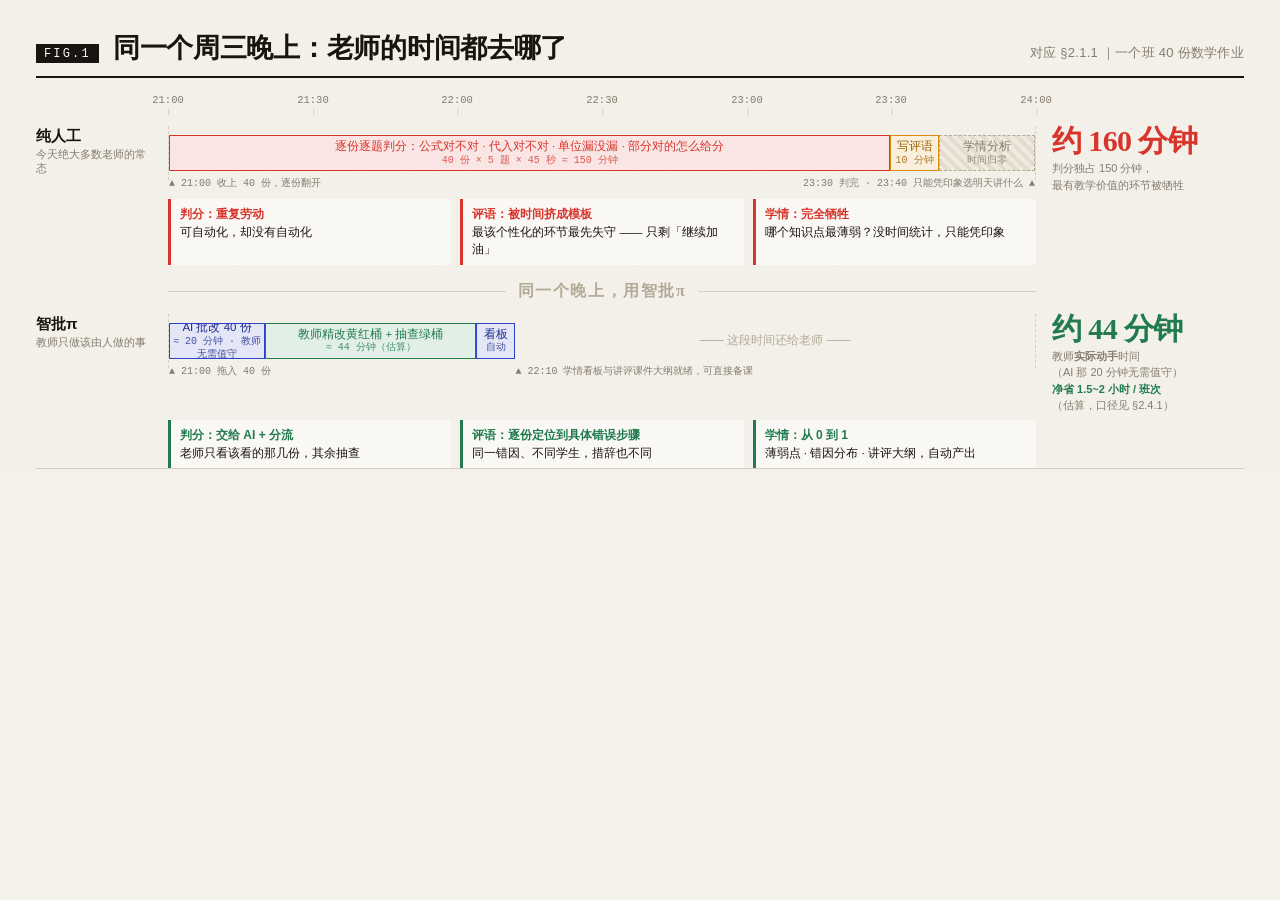
<file: tools/figures/f1-night.html>
<!doctype html>
<html lang="zh-CN">
<head>
<meta charset="utf-8">
<title>FIG.1 同一个周三晚上</title>
<link rel="stylesheet" href="base.css">
<style>
  .fig { width: 1280px; height: 470px; padding: 30px 36px 20px; display: flex; flex-direction: column; }
  .body { flex: 1; padding-top: 16px; }

  /* 时间刻度 */
  .axis { position: relative; height: 20px; margin-left: 132px; margin-right: 208px; }
  .axis .tk { position: absolute; top: 0; font-family: var(--font-mono); font-size: 10.5px; color: var(--ink-soft); transform: translateX(-50%); }
  .axis .tk::after { content: ""; position: absolute; left: 50%; top: 15px; width: 1px; height: 6px; background: var(--rule); }

  .lane { display: flex; align-items: stretch; gap: 0; margin-bottom: 6px; }
  .lane .name { width: 132px; flex: none; padding-right: 12px; }
  .lane .name .t { font-size: 15px; font-weight: 700; line-height: 1.35; }
  .lane .name .s { font-size: 10.5px; color: var(--ink-soft); margin-top: 2px; }
  .lane .track { flex: 1; position: relative; height: 54px; border-left: 1px dashed var(--rule); border-right: 1px dashed var(--rule); }
  .lane .sum { width: 208px; flex: none; padding-left: 16px; display: flex; flex-direction: column; justify-content: center; }

  .blk {
    position: absolute; top: 9px; height: 36px; display: flex; flex-direction: column;
    align-items: center; justify-content: center; font-size: 11.5px; line-height: 1.3;
    border: 1.5px solid; text-align: center; overflow: hidden;
  }
  .blk .n2 { font-family: var(--font-mono); font-size: 10px; opacity: .8; }
  .blk.work { background: var(--red-lt);   border-color: var(--red);   color: var(--red); }
  .blk.thin { background: var(--amber-lt); border-color: var(--amber); color: #9A5E00; }
  .blk.void { background: repeating-linear-gradient(45deg, #F0EBE0, #F0EBE0 4px, #E4DDCD 4px, #E4DDCD 8px);
              border-color: var(--ink-faint); color: var(--ink-soft); border-style: dashed; }
  .blk.ai   { background: var(--blue-lt);  border-color: var(--blue);  color: var(--blue-deep); }
  .blk.hum  { background: var(--green-lt); border-color: var(--green); color: var(--green); }
  .blk.free { background: transparent; border: none; color: var(--ink-faint); font-size: 12px; }

  .stamp2 { position: absolute; top: 50px; font-size: 10px; color: var(--ink-soft); font-family: var(--font-mono); transform: translateX(-50%); white-space: nowrap; }

  .loss { display: flex; gap: 9px; margin: 3px 0 0 132px; margin-right: 208px; }
  .loss .it { flex: 1; font-size: 11.5px; line-height: 1.5; padding: 6px 9px; border-left: 3px solid; background: var(--paper-white); }
  .loss .it b { display: block; font-size: 12px; margin-bottom: 1px; }
  .loss .it.bad { border-color: var(--red); }
  .loss .it.bad b { color: var(--red); }
  .loss .it.good { border-color: var(--green); }
  .loss .it.good b { color: var(--green); }

  .big { font-family: var(--font-serif); font-size: 30px; font-weight: 700; line-height: 1; letter-spacing: -.02em; }
  .sub2 { font-size: 11px; color: var(--ink-soft); line-height: 1.5; margin-top: 4px; }

  .vs { display: flex; align-items: center; gap: 12px; margin: 16px 0 12px 132px; margin-right: 208px; }
  .vs .ln { flex: 1; height: 1px; background: var(--rule); }
  .vs .w { font-family: var(--font-serif); font-size: 16px; font-weight: 700; color: var(--ink-faint); letter-spacing: .1em; }
  .fig-foot span:first-child { flex: none; }
  .fig-foot span:last-child { text-align: right; padding-left: 24px; }
</style>
</head>
<body>
<div class="fig">
  <div class="fig-head">
    <span class="fig-num">FIG.1</span>
    <span class="fig-title">同一个周三晚上：老师的时间都去哪了</span>
    <span class="fig-sub">对应 §2.1.1 ｜一个班 40 份数学作业</span>
  </div>

  <div class="body">
    <!-- 时间刻度 -->
    <div class="axis">
      <span class="tk" style="left:0%">21:00</span>
      <span class="tk" style="left:16.7%">21:30</span>
      <span class="tk" style="left:33.3%">22:00</span>
      <span class="tk" style="left:50%">22:30</span>
      <span class="tk" style="left:66.7%">23:00</span>
      <span class="tk" style="left:83.3%">23:30</span>
      <span class="tk" style="left:100%">24:00</span>
    </div>

    <!-- Before -->
    <div class="lane" style="margin-top:12px">
      <div class="name">
        <div class="t">纯人工</div>
        <div class="s">今天绝大多数老师的常态</div>
      </div>
      <div class="track">
        <div class="blk work" style="left:0;width:83.3%">
          逐份逐题判分：公式对不对 · 代入对不对 · 单位漏没漏 · 部分对的怎么给分
          <span class="n2">40 份 × 5 题 × 45 秒 ≈ 150 分钟</span>
        </div>
        <div class="blk thin" style="left:83.3%;width:5.6%">写评语<span class="n2">10 分钟</span></div>
        <div class="blk void" style="left:88.9%;width:11.1%">学情分析<span class="n2">时间归零</span></div>
        <span class="stamp2" style="left:0;transform:none">▲ 21:00 收上 40 份，逐份翻开</span>
        <span class="stamp2" style="left:100%;transform:translateX(-100%)">23:30 判完 · 23:40 只能凭印象选明天讲什么 ▲</span>
      </div>
      <div class="sum">
        <span class="big" style="color:var(--red)">约 160 分钟</span>
        <span class="sub2">判分独占 150 分钟，<br>最有教学价值的环节被牺牲</span>
      </div>
    </div>

    <div class="loss">
      <div class="it bad"><b>判分：重复劳动</b>可自动化，却没有自动化</div>
      <div class="it bad"><b>评语：被时间挤成模板</b>最该个性化的环节最先失守 —— 只剩「继续加油」</div>
      <div class="it bad"><b>学情：完全牺牲</b>哪个知识点最薄弱？没时间统计，只能凭印象</div>
    </div>

    <div class="vs">
      <span class="ln"></span><span class="w">同一个晚上，用智批π</span><span class="ln"></span>
    </div>

    <!-- After -->
    <div class="lane">
      <div class="name">
        <div class="t">智批π</div>
        <div class="s">教师只做该由人做的事</div>
      </div>
      <div class="track">
        <div class="blk ai" style="left:0;width:11.1%">
          AI 批改 40 份<span class="n2">≈ 20 分钟 · 教师无需值守</span>
        </div>
        <div class="blk hum" style="left:11.1%;width:24.4%">
          教师精改黄红桶 + 抽查绿桶<span class="n2">≈ 44 分钟（估算）</span>
        </div>
        <div class="blk ai" style="left:35.5%;width:4.5%">看板<span class="n2">自动</span></div>
        <div class="blk free" style="left:40%;width:60%">—— 这段时间还给老师 ——</div>
        <span class="stamp2" style="left:0;transform:none">▲ 21:00 拖入 40 份</span>
        <span class="stamp2" style="left:40%;transform:none">▲ 22:10 学情看板与讲评课件大纲就绪，可直接备课</span>
      </div>
      <div class="sum">
        <span class="big" style="color:var(--green)">约 44 分钟</span>
        <span class="sub2">教师<b>实际动手</b>时间<br>（AI 那 20 分钟无需值守）<br><b style="color:var(--green)">净省 1.5~2 小时 / 班次</b><br>（估算，口径见 §2.4.1）</span>
      </div>
    </div>

    <div class="loss">
      <div class="it good"><b>判分：交给 AI + 分流</b>老师只看该看的那几份，其余抽查</div>
      <div class="it good"><b>评语：逐份定位到具体错误步骤</b>同一错因、不同学生，措辞也不同</div>
      <div class="it good"><b>学情：从 0 到 1</b>薄弱点 · 错因分布 · 讲评大纲，自动产出</div>
    </div>
  </div>

  <div class="fig-foot">
    <span>智批π · 教师可控的多模态作业批改与错因诊断系统 ｜ 队名：我chovy</span>
    <span>纯人工 150 分钟为命题场景推算；23~36 秒/份为 2026-08-10 真实链路实测；教师侧 44 分钟与净省时长为估算</span>
  </div>
</div>
</body>
</html>
</file>
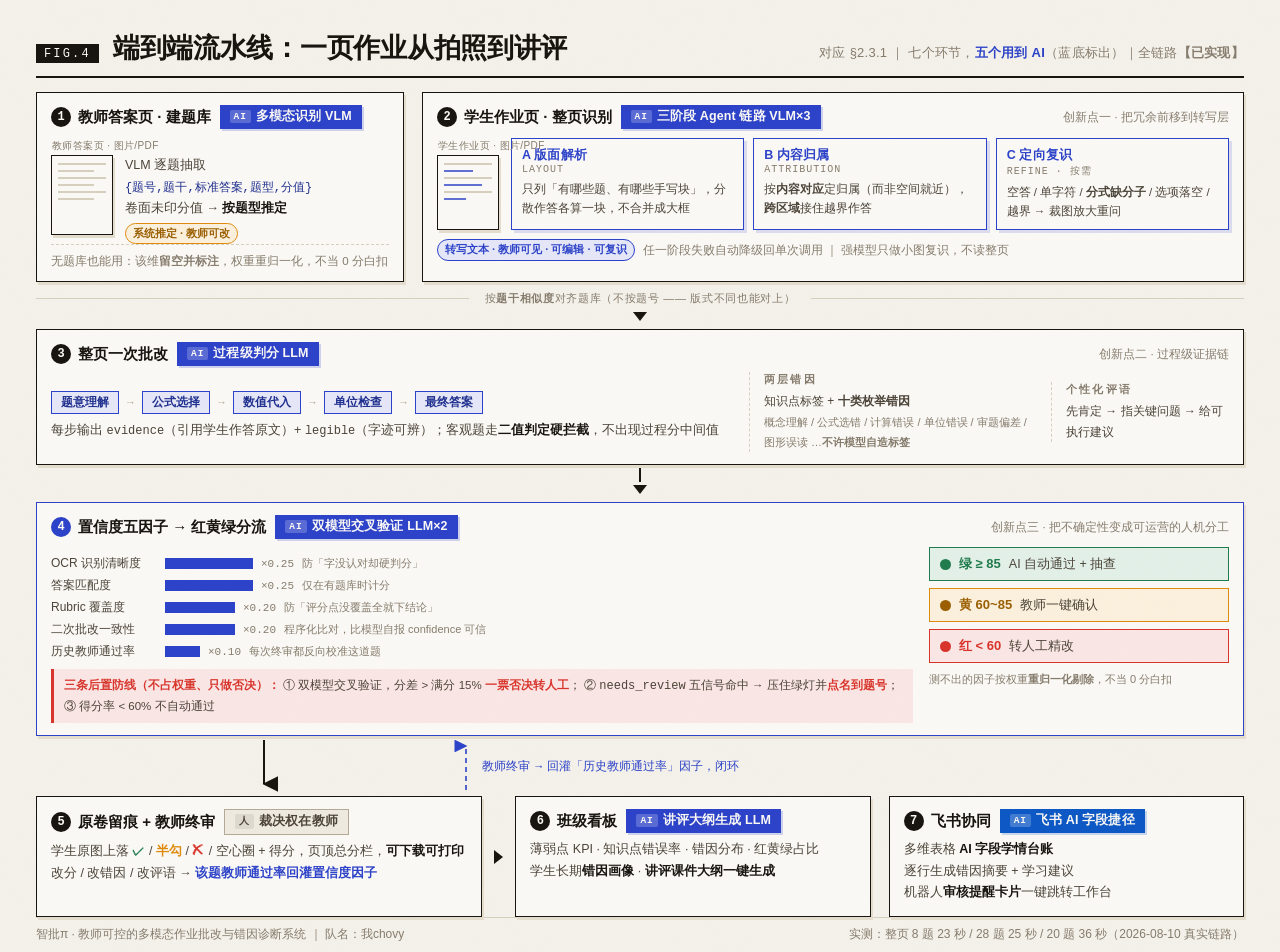
<file: tools/figures/f1-pipeline.html>
<!doctype html>
<html lang="zh-CN">
<head>
<meta charset="utf-8">
<title>F1 端到端流水线总览</title>
<link rel="stylesheet" href="base.css">
<style>
  .fig { width: 1280px; height: 952px; padding: 30px 36px 22px; display: flex; flex-direction: column; }
  .fig-foot span:first-child { flex: none; }
  .fig-foot span:last-child { text-align: right; padding-left: 24px; }
  .body { flex: 1; position: relative; padding-top: 14px; }

  /* 主干骨架 */
  .row { display: flex; gap: 18px; }
  .col { display: flex; flex-direction: column; }

  .step-no {
    display: inline-flex; align-items: center; justify-content: center;
    width: 20px; height: 20px; border-radius: 50%;
    background: var(--ink); color: var(--paper-white);
    font-family: var(--font-mono); font-size: 12px; font-weight: 700;
    margin-right: 7px; flex: none;
  }
  .st-title { display: flex; align-items: center; flex-wrap: wrap; row-gap: 5px; font-size: 15px; font-weight: 700; }
  .st-title .aux { margin-left: auto; font-weight: 400; font-size: 11.5px; color: var(--ink-soft); }

  /* AI 能力徽章：本图唯一的蓝底实心块，一眼看清哪一环用了什么 AI */
  .ai-chip {
    display: inline-flex; align-items: center; gap: 5px;
    font-size: 12.5px; font-weight: 700; letter-spacing: .01em;
    padding: 3px 10px 4px; margin-left: 9px;
    background: var(--blue); color: var(--paper-white);
    box-shadow: 2px 2px 0 rgba(43, 65, 200, .22);
  }
  .ai-chip::before {
    content: "AI"; font-family: var(--font-mono); font-size: 9.5px;
    letter-spacing: .1em; background: rgba(255,255,255,.22);
    padding: 1px 4px; border-radius: 2px;
  }
  .ai-chip--feishu { background: #0B57C4; box-shadow: 2px 2px 0 rgba(11,87,196,.22); }
  .ai-chip--human {
    background: var(--paper-warm); color: var(--ink-mid);
    border: 1.5px solid var(--ink-faint); box-shadow: none;
  }
  .ai-chip--human::before { content: "人"; background: rgba(0,0,0,.07); color: var(--ink-mid); }
  .chip-legend {
    display: flex; align-items: center; gap: 8px;
    font-size: 11.5px; color: var(--ink-soft); margin-top: 9px;
  }
  .chip-legend .sw { width: 26px; height: 12px; background: var(--blue); flex: none; }
  .chip-legend .sw2 { width: 26px; height: 12px; background: var(--paper-warm); border: 1.5px solid var(--ink-faint); flex: none; }
  .st-body { font-size: 12.5px; color: var(--ink-mid); line-height: 1.72; margin-top: 6px; }
  .st-body b { color: var(--ink); }

  /* 输入源：纸张缩略 */
  .sheet {
    width: 62px; height: 80px; background: var(--paper-white);
    border: 1.5px solid var(--ink); box-shadow: var(--shadow-riso);
    padding: 7px 6px; flex: none; position: relative;
  }
  .sheet i { display: block; height: 2px; background: var(--rule); margin-bottom: 5px; }
  .sheet i:nth-child(2n) { width: 74%; }
  .sheet .scrawl { height: 2px; background: var(--blue); opacity: .75; margin-bottom: 5px; width: 60%; }
  .sheet .lbl {
    position: absolute; top: -17px; left: 0;
    font-size: 10px; color: var(--ink-soft); white-space: nowrap;
    letter-spacing: .04em;
  }
  .src { position: relative; padding-top: 17px; flex: none; }

  /* 三阶段 */
  .stage { display: flex; gap: 9px; }
  .stg {
    flex: 1; background: var(--paper-white); border: 1.5px solid var(--blue);
    box-shadow: var(--shadow-riso-blue); padding: 8px 10px 9px;
  }
  .stg h4 { font-size: 12.5px; color: var(--blue); letter-spacing: .01em; }
  .stg h4 span { font-family: var(--font-mono); font-size: 10px; letter-spacing: .1em; display: block; color: var(--ink-soft); font-weight: 400; }
  .stg p { font-size: 11.5px; color: var(--ink-mid); line-height: 1.62; margin-top: 5px; }

  /* Rubric 节点链 */
  .nodes { display: flex; align-items: center; gap: 6px; margin-top: 8px; flex-wrap: nowrap; }
  .node {
    font-size: 11.5px; padding: 3px 9px; background: var(--paper-warm);
    border: 1px solid var(--rule); white-space: nowrap;
  }
  .node.on { background: var(--blue-lt); border-color: var(--blue); color: var(--blue-deep); font-weight: 700; }
  .dash { color: var(--ink-faint); font-size: 11px; }

  /* 五因子权重条 */
  .factors { display: flex; flex-direction: column; gap: 5px; margin-top: 8px; }
  .fac { display: flex; align-items: center; gap: 8px; font-size: 12px; }
  .fac .nm { width: 106px; color: var(--ink-mid); flex: none; }
  .fac .bar { height: 11px; background: var(--blue); position: relative; }
  .fac .bar.dim { background: var(--ink-faint); }
  .fac .wt { font-family: var(--font-mono); font-size: 11px; color: var(--ink-soft); }
  .fac .why { color: var(--ink-soft); font-size: 11px; }

  /* 三色桶 */
  .buckets { display: flex; flex-direction: column; gap: 7px; }
  .bkt {
    display: flex; align-items: center; gap: 8px; padding: 7px 10px;
    border: 1.5px solid; font-size: 12.5px;
  }
  .bkt .dot { width: 11px; height: 11px; border-radius: 50%; background: currentColor; flex: none; }
  .bkt b { font-size: 13px; }
  .bkt .txt { color: var(--ink-mid); }
  .bkt.g { border-color: var(--green); background: var(--green-lt); color: var(--green); }
  .bkt.y { border-color: var(--amber); background: var(--amber-lt); color: #9A5E00; }
  .bkt.r { border-color: var(--red);   background: var(--red-lt);   color: var(--red); }

  .fence {
    border-left: 3px solid var(--red); background: var(--red-lt);
    padding: 7px 10px; font-size: 11.5px; color: var(--ink-mid); line-height: 1.7;
  }
  .fence b { color: var(--red); }

  .conn { text-align: center; padding: 3px 0; }
  .conn .stem-v { height: 12px; }
  .lane-lbl {
    font-size: 11px; color: var(--ink-soft); letter-spacing: .06em;
    background: var(--paper); padding: 0 6px;
  }
  .badge-ok {
    font-size: 10.5px; color: var(--green); border: 1px solid var(--green);
    background: var(--green-lt); padding: 1px 6px; border-radius: 2px; font-weight: 700;
  }
</style>
</head>
<body>
<div class="fig">
  <div class="fig-head">
    <span class="fig-num">FIG.4</span>
    <span class="fig-title">端到端流水线：一页作业从拍照到讲评</span>
    <span class="fig-sub">对应 §2.3.1 ｜ 七个环节，<b style="color:#2B41C8">五个用到 AI</b>（蓝底标出）｜全链路<b>【已实现】</b></span>
  </div>

  <div class="body">
    <!-- ===== 第一行：双入口 ===== -->
    <div class="row" style="align-items:stretch">
      <!-- ① 教师答案页 -->
      <div class="card col" style="width:368px">
        <div class="st-title"><span class="step-no">1</span>教师答案页 · 建题库<span class="ai-chip">多模态识别 VLM</span></div>
        <div class="row" style="gap:12px;margin-top:9px;align-items:flex-start">
          <div class="src">
            <div class="sheet">
              <i></i><i></i><i></i><i></i><i></i><i></i>
              <div class="lbl">教师答案页 · 图片/PDF</div>
            </div>
          </div>
          <div class="st-body" style="margin-top:0;padding-top:17px">
            VLM 逐题抽取<br>
            <span class="mono" style="color:var(--blue-deep)">{题号,题干,标准答案,题型,分值}</span><br>
            卷面未印分值 → <b>按题型推定</b><br>
            <span class="tag tag--amber" style="margin-top:3px">系统推定 · 教师可改</span>
          </div>
        </div>
        <div style="margin-top:auto;padding-top:9px;font-size:11.5px;color:var(--ink-soft);border-top:1px dashed var(--rule)">
          无题库也能用：该维<b>留空并标注</b>，权重重归一化，不当 0 分白扣
        </div>
      </div>

      <!-- ② 学生作业页 -->
      <div class="card col" style="flex:1">
        <div class="st-title">
          <span class="step-no">2</span>学生作业页 · 整页识别<span class="ai-chip">三阶段 Agent 链路 VLM×3</span>
          <span class="aux">创新点一 · 把冗余前移到转写层</span>
        </div>
        <div class="row" style="gap:12px;margin-top:9px;align-items:stretch">
          <div class="src">
            <div class="sheet" style="height:calc(100% - 0px)">
              <i></i><div class="scrawl"></div><i></i><div class="scrawl" style="width:80%"></div><i></i><div class="scrawl" style="width:45%"></div>
              <div class="lbl">学生作业页 · 图片/PDF</div>
            </div>
          </div>
          <div class="stage" style="flex:1">
            <div class="stg">
              <h4>A 版面解析<span>LAYOUT</span></h4>
              <p>只列「有哪些题、有哪些手写块」，分散作答各算一块，不合并成大框</p>
            </div>
            <div class="stg">
              <h4>B 内容归属<span>ATTRIBUTION</span></h4>
              <p>按<b>内容对应</b>定归属（而非空间就近），<b>跨区域</b>接住越界作答</p>
            </div>
            <div class="stg">
              <h4>C 定向复识<span>REFINE · 按需</span></h4>
              <p>空答 / 单字符 / <b>分式缺分子</b> / 选项落空 / 越界 → 裁图放大重问</p>
            </div>
          </div>
        </div>
        <div class="row" style="margin-top:9px;align-items:center;gap:8px">
          <span class="tag tag--blue">转写文本 · 教师可见 · 可编辑 · 可复识</span>
          <span style="font-size:11.5px;color:var(--ink-soft)">任一阶段失败自动降级回单次调用 ｜ 强模型只做小图复识，不读整页</span>
        </div>
      </div>
    </div>

    <!-- 合流 -->
    <div class="conn" style="display:flex;align-items:center;justify-content:center;gap:10px;padding:9px 0 6px">
      <div style="height:1px;flex:1;background:var(--rule)"></div>
      <span class="lane-lbl">按<b>题干相似度</b>对齐题库（不按题号 —— 版式不同也能对上）</span>
      <div style="height:1px;flex:1;background:var(--rule)"></div>
    </div>
    <div class="arrow-down" style="margin-bottom:8px"></div>

    <!-- ===== ③ 整页批改 ===== -->
    <div class="card">
      <div class="st-title">
        <span class="step-no">3</span>整页一次批改<span class="ai-chip">过程级判分 LLM</span>
        <span class="aux">创新点二 · 过程级证据链</span>
      </div>
      <div class="row" style="gap:16px;margin-top:6px;align-items:center">
        <div style="flex:1">
          <div class="nodes">
            <span class="node on">题意理解</span><span class="dash">→</span>
            <span class="node on">公式选择</span><span class="dash">→</span>
            <span class="node on">数值代入</span><span class="dash">→</span>
            <span class="node on">单位检查</span><span class="dash">→</span>
            <span class="node on">最终答案</span>
          </div>
          <div class="st-body">每步输出 <span class="mono">evidence</span>（引用学生作答原文）+ <span class="mono">legible</span>（字迹可辨）；客观题走<b>二值判定硬拦截</b>，不出现过程分中间值</div>
        </div>
        <div style="width:286px;border-left:1px dashed var(--rule);padding-left:14px">
          <div class="kicker" style="margin-bottom:4px">两层错因</div>
          <div style="font-size:12px;color:var(--ink-mid);line-height:1.7">
            知识点标签 + <b>十类枚举错因</b><br>
            <span style="font-size:11px;color:var(--ink-soft)">概念理解 / 公式选错 / 计算错误 / 单位错误 / 审题偏差 / 图形误读 …<b>不许模型自造标签</b></span>
          </div>
        </div>
        <div style="width:178px;border-left:1px dashed var(--rule);padding-left:14px">
          <div class="kicker" style="margin-bottom:4px">个性化评语</div>
          <div style="font-size:12px;color:var(--ink-mid);line-height:1.7">先肯定 → 指关键问题 → 给可执行建议</div>
        </div>
      </div>
    </div>

    <div class="conn"><div class="stem-v" style="height:14px"></div></div>
    <div class="arrow-down" style="margin-bottom:8px"></div>

    <!-- ===== ④ 置信度分流 ===== -->
    <div class="card" style="border-color:var(--blue)">
      <div class="st-title">
        <span class="step-no" style="background:var(--blue)">4</span>置信度五因子 → 红黄绿分流<span class="ai-chip">双模型交叉验证 LLM×2</span>
        <span class="aux">创新点三 · 把不确定性变成可运营的人机分工</span>
      </div>
      <div class="row" style="gap:16px;margin-top:8px;align-items:flex-start">
        <div style="flex:1">
          <div class="factors">
            <div class="fac"><span class="nm">OCR 识别清晰度</span><span class="bar" style="width:88px"></span><span class="wt">×0.25</span><span class="why">防「字没认对却硬判分」</span></div>
            <div class="fac"><span class="nm">答案匹配度</span><span class="bar" style="width:88px"></span><span class="wt">×0.25</span><span class="why">仅在有题库时计分</span></div>
            <div class="fac"><span class="nm">Rubric 覆盖度</span><span class="bar" style="width:70px"></span><span class="wt">×0.20</span><span class="why">防「评分点没覆盖全就下结论」</span></div>
            <div class="fac"><span class="nm">二次批改一致性</span><span class="bar" style="width:70px"></span><span class="wt">×0.20</span><span class="why">程序化比对，比模型自报 confidence 可信</span></div>
            <div class="fac"><span class="nm">历史教师通过率</span><span class="bar" style="width:35px"></span><span class="wt">×0.10</span><span class="why">每次终审都反向校准这道题</span></div>
          </div>
          <div class="fence" style="margin-top:9px">
            <b>三条后置防线（不占权重、只做否决）：</b>
            ① 双模型交叉验证，分差 &gt; 满分 15% <b>一票否决转人工</b>；
            ② <span class="mono">needs_review</span> 五信号命中 → 压住绿灯并<b>点名到题号</b>；
            ③ 得分率 &lt; 60% 不自动通过
          </div>
        </div>
        <div style="width:300px">
          <div class="buckets">
            <div class="bkt g"><span class="dot"></span><b>绿 ≥ 85</b><span class="txt">AI 自动通过 + 抽查</span></div>
            <div class="bkt y"><span class="dot"></span><b>黄 60~85</b><span class="txt">教师一键确认</span></div>
            <div class="bkt r"><span class="dot"></span><b>红 &lt; 60</b><span class="txt">转人工精改</span></div>
          </div>
          <div style="font-size:11px;color:var(--ink-soft);margin-top:7px;line-height:1.65">
            测不出的因子按权重<b>重归一化剔除</b>，不当 0 分白扣
          </div>
        </div>
      </div>
    </div>

    <!-- ④ → ⑤ 主流向，同时画出 ⑤ → ④ 的回灌闭环 -->
    <div style="position:relative;height:60px">
      <svg width="1208" height="60" style="position:absolute;left:0;top:0">
        <defs>
          <marker id="down" viewBox="0 0 10 10" refX="5" refY="9" markerWidth="8" markerHeight="8" orient="auto">
            <path d="M0,0 L10,0 L5,10 z" fill="#16130E"/>
          </marker>
          <marker id="up" viewBox="0 0 10 10" refX="5" refY="9" markerWidth="8" markerHeight="8" orient="auto">
            <path d="M0,0 L10,0 L5,10 z" fill="#2B41C8"/>
          </marker>
        </defs>
        <!-- 主流向：④ → ⑤（对准 ⑤ 卡片中线） -->
        <path d="M 228,4 L 228,48" fill="none" stroke="#16130E" stroke-width="2" marker-end="url(#down)"/>
        <!-- 回灌闭环：⑤ → ④ -->
        <path d="M 430,54 L 430,10" fill="none" stroke="#2B41C8"
              stroke-width="1.6" stroke-dasharray="5 4" marker-end="url(#up)"/>
        <text x="446" y="34" fill="#2B41C8" font-size="11.5" font-family="Microsoft YaHei"
              style="paint-order:stroke;stroke:#F4F1EA;stroke-width:6px">教师终审 → 回灌「历史教师通过率」因子，闭环</text>
      </svg>
    </div>

    <!-- ===== ⑤⑥⑦ ===== -->
    <div class="row" style="align-items:stretch">
      <div class="card" style="flex:1.28">
        <div class="st-title"><span class="step-no">5</span>原卷留痕 + 教师终审<span class="ai-chip ai-chip--human">裁决权在教师</span></div>
        <div class="st-body">
          学生原图上落 <b style="color:var(--green)">✓</b> / <b style="color:var(--amber)">半勾</b> / <b style="color:var(--red)">✗</b> / 空心圈 + 得分，页顶总分栏，<b>可下载可打印</b><br>
          改分 / 改错因 / 改评语 → <b style="color:var(--blue)">该题教师通过率回灌置信度因子</b>
        </div>
      </div>
      <div class="arrow-right" style="align-self:center;margin:0 -6px"></div>
      <div class="card" style="flex:1">
        <div class="st-title"><span class="step-no">6</span>班级看板<span class="ai-chip">讲评大纲生成 LLM</span></div>
        <div class="st-body">薄弱点 KPI · 知识点错误率 · 错因分布 · 红黄绿占比<br>学生长期<b>错因画像</b> · <b>讲评课件大纲一键生成</b></div>
      </div>
      <div class="card" style="flex:1">
        <div class="st-title"><span class="step-no">7</span>飞书协同<span class="ai-chip ai-chip--feishu">飞书 AI 字段捷径</span></div>
        <div class="st-body">多维表格 <b>AI 字段学情台账</b><br>逐行生成错因摘要 + 学习建议<br>机器人<b>审核提醒卡片</b>一键跳转工作台</div>
      </div>
    </div>
  </div>

  <div class="fig-foot">
    <span>智批π · 教师可控的多模态作业批改与错因诊断系统 ｜ 队名：我chovy</span>
    <span>实测：整页 8 题 23 秒 / 28 题 25 秒 / 20 题 36 秒（2026-08-10 真实链路）</span>
  </div>
</div>
</body>
</html>
</file>
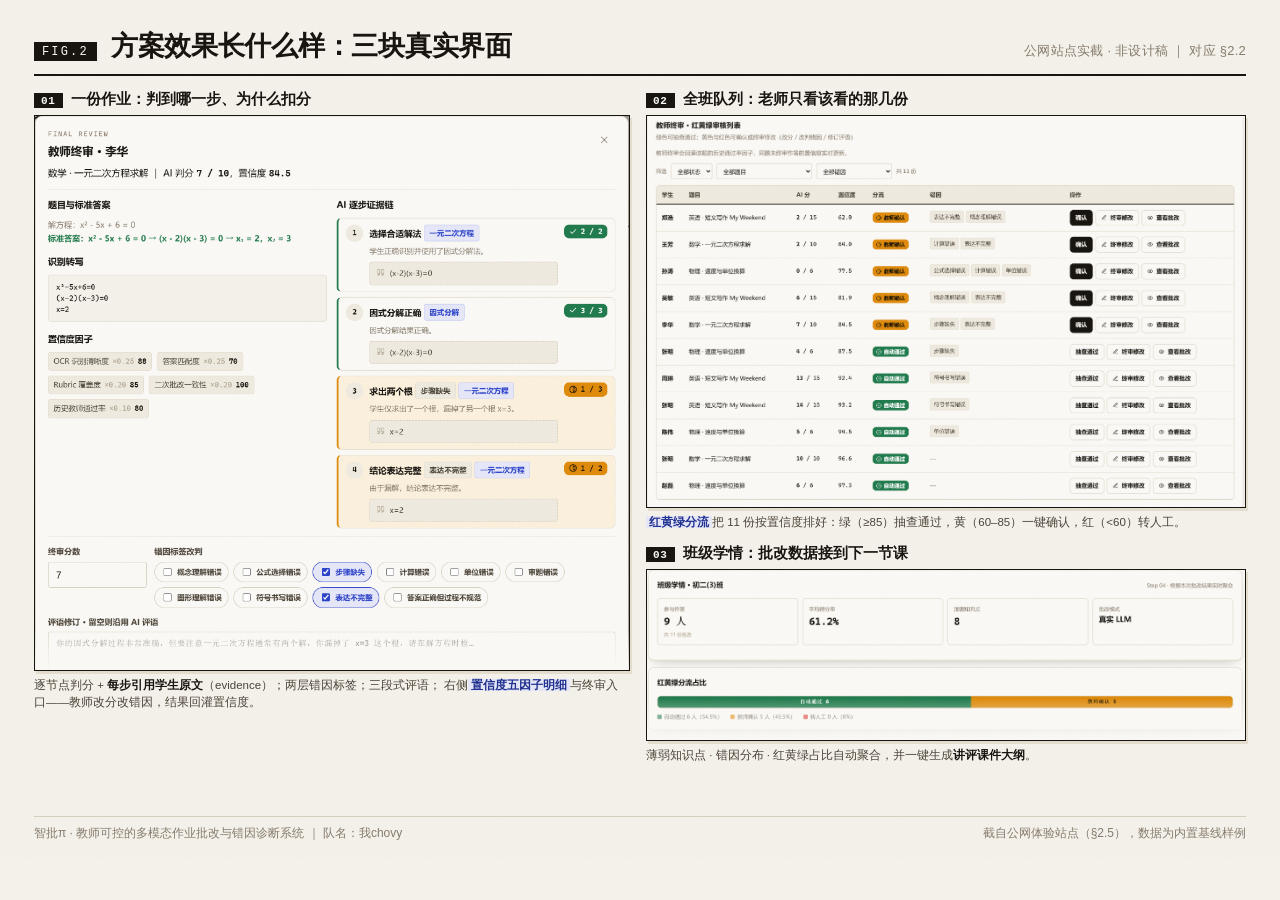
<file: tools/figures/f2-effect.html>
<!doctype html>
<html lang="zh-CN">
<head>
<meta charset="utf-8">
<title>FIG.2 一眼看效果</title>
<link rel="stylesheet" href="base.css">
<style>
  .fig { width: 1280px; height: 860px; padding: 28px 34px 18px; display: flex; flex-direction: column; }
  .body { flex: 1; padding-top: 14px; display: flex; gap: 16px; }

  .col-l { width: 596px; flex: none; display: flex; flex-direction: column; }
  .col-r { flex: 1; display: flex; flex-direction: column; gap: 12px; }

  .cap { display: flex; align-items: baseline; gap: 8px; margin-bottom: 6px; }
  .cap .no {
    font-family: var(--font-mono); font-size: 11px; font-weight: 700; letter-spacing: .06em;
    background: var(--ink); color: var(--paper-white); padding: 2px 7px 1px;
  }
  .cap .tt { font-size: 14.5px; font-weight: 700; }
  .cap .ss { font-size: 11px; color: var(--ink-soft); margin-left: auto; }

  .shot {
    border: 1.5px solid var(--ink); box-shadow: var(--shadow-riso);
    background: var(--paper-white); overflow: hidden; position: relative;
  }
  .shot img { display: block; width: 100%; }
  /* 截断处柔和渐隐，示意"下面还有内容"，不做硬切 */
  .shot--fade::after {
    content: ""; position: absolute; left: 0; right: 0; bottom: 0; height: 42px;
    background: linear-gradient(to bottom, rgba(251,249,245,0), rgba(251,249,245,.96));
  }

  .note { font-size: 11.5px; line-height: 1.55; color: var(--ink-mid); margin-top: 6px; }
  .note b { color: var(--ink); }
  .hl { background: var(--blue-lt); color: var(--blue-deep); padding: 0 3px; font-weight: 700; }
</style>
</head>
<body>
<div class="fig">
  <div class="fig-head">
    <span class="fig-num">FIG.2</span>
    <span class="fig-title">方案效果长什么样：三块真实界面</span>
    <span class="fig-sub">公网站点实截 · 非设计稿 ｜ 对应 §2.2</span>
  </div>

  <div class="body">
    <div class="col-l">
      <div class="cap">
        <span class="no">01</span><span class="tt">一份作业：判到哪一步、为什么扣分</span>
      </div>
      <div class="shot shot--fade"><img src="crop-modal.png" alt="教师终审弹窗"></div>
      <div class="note">
        逐节点判分 + <b>每步引用学生原文</b>（evidence）；两层错因标签；三段式评语；
        右侧<span class="hl">置信度五因子明细</span>与终审入口——教师改分改错因，结果回灌置信度。
      </div>
    </div>

    <div class="col-r">
      <div>
        <div class="cap">
          <span class="no">02</span><span class="tt">全班队列：老师只看该看的那几份</span>
        </div>
        <div class="shot"><img src="crop-queue.png" alt="教师工作台红黄绿队列"></div>
        <div class="note">
          <span class="hl">红黄绿分流</span>把 11 份按置信度排好：绿（≥85）抽查通过，黄（60–85）一键确认，红（&lt;60）转人工。
        </div>
      </div>
      <div>
        <div class="cap">
          <span class="no">03</span><span class="tt">班级学情：批改数据接到下一节课</span>
        </div>
        <div class="shot shot--fade" style="height:172px"><img src="crop-board.png" alt="班级看板"></div>
        <div class="note">
          薄弱知识点 · 错因分布 · 红黄绿占比自动聚合，并一键生成<b>讲评课件大纲</b>。
        </div>
      </div>
    </div>
  </div>

  <div class="fig-foot">
    <span>智批π · 教师可控的多模态作业批改与错因诊断系统 ｜ 队名：我chovy</span>
    <span>截自公网体验站点（§2.5），数据为内置基线样例</span>
  </div>
</div>
</body>
</html>
</file>
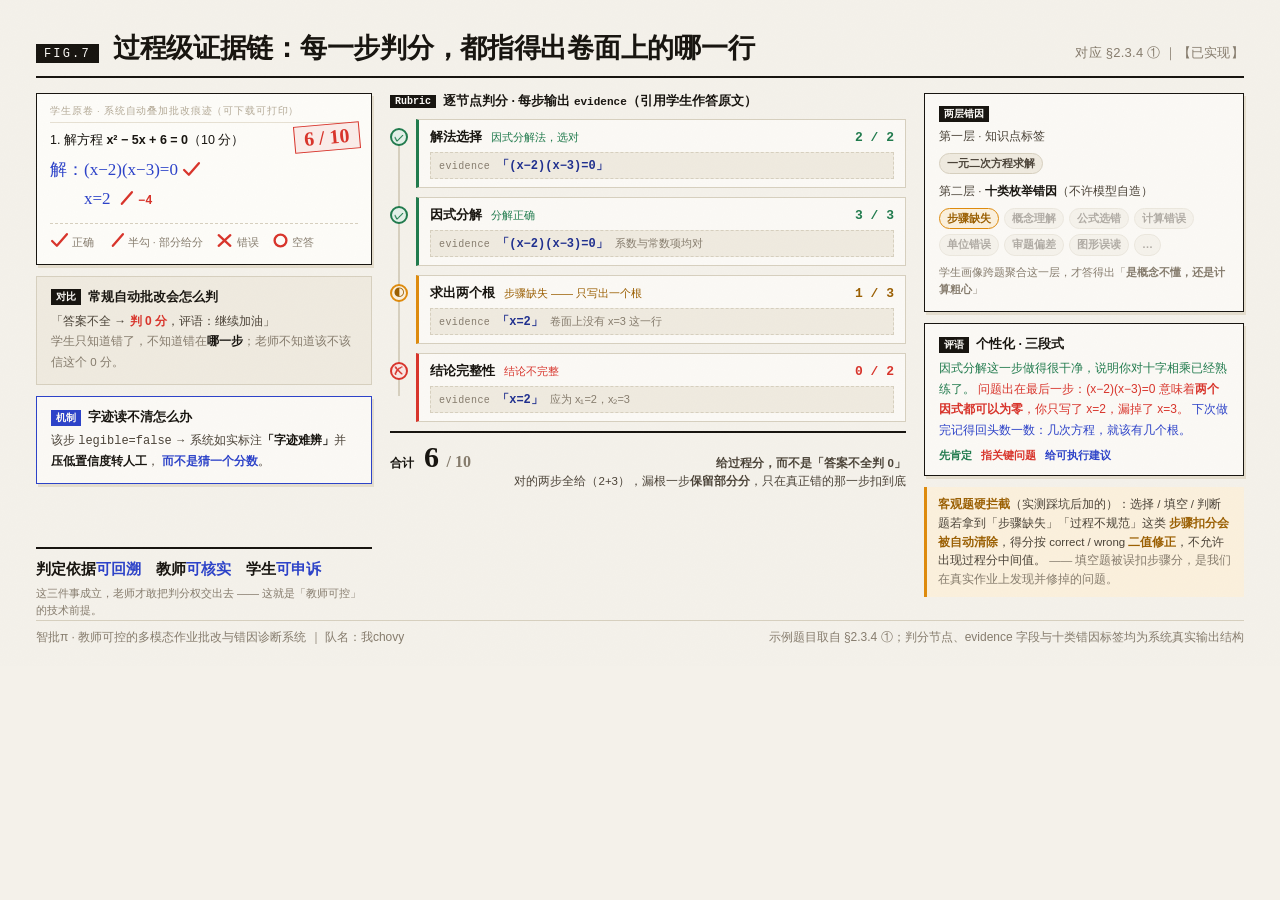
<file: tools/figures/f2-evidence.html>
<!doctype html>
<html lang="zh-CN">
<head>
<meta charset="utf-8">
<title>F2 过程级证据链</title>
<link rel="stylesheet" href="base.css">
<style>
  .fig { width: 1280px; height: 666px; padding: 30px 36px 20px; display: flex; flex-direction: column; }
  .body { flex: 1; display: flex; gap: 18px; padding-top: 15px; }

  .colL { width: 336px; flex: none; display: flex; flex-direction: column; gap: 11px; }
  .colM { flex: 1; min-width: 0; }
  .colR { width: 320px; flex: none; display: flex; flex-direction: column; gap: 11px; }

  /* 学生原卷 + 批改痕迹 */
  .sheet { position: relative; background: #FDFCF8; border: 1.5px solid var(--ink); box-shadow: var(--shadow-riso); padding: 11px 13px 14px; }
  .sheet .cap { font-size: 9.5px; color: var(--ink-faint); letter-spacing: .09em; border-bottom: 1px solid var(--rule-soft); padding-bottom: 4px; margin-bottom: 9px; }
  .qtext { font-size: 12.5px; color: var(--ink); }
  .hw { font-family: "Kaiti SC", KaiTi, "Segoe Script", cursive; color: #2B41C8; font-size: 17px; line-height: 1.7; }
  .mark { font-family: "Segoe UI", sans-serif; color: var(--red); font-weight: 700; }
  .score-top {
    position: absolute; right: 11px; top: 30px; border: 1.6px solid var(--red); color: var(--red);
    font-family: var(--font-serif); font-size: 20px; font-weight: 700; padding: 1px 9px;
    transform: rotate(-5deg); background: rgba(250,230,228,.72);
  }
  .legend { display: flex; gap: 12px; font-size: 10.5px; color: var(--ink-soft); margin-top: 9px; padding-top: 8px; border-top: 1px dashed var(--rule); }
  .legend b { color: var(--red); font-size: 13px; }
  .mk2 { width: 19px; height: 17px; vertical-align: -3px; }
  .mk2 path, .mk2 circle { stroke: #D8332A; stroke-width: 2.2; fill: none; stroke-linecap: round; stroke-linejoin: round; }

  /* 节点链 */
  .chain { position: relative; padding-left: 26px; }
  .chain::before { content: ""; position: absolute; left: 8px; top: 12px; bottom: 26px; width: 2px; background: var(--rule); }
  .nd { position: relative; margin-bottom: 9px; }
  .nd .bullet {
    position: absolute; left: -26px; top: 9px; width: 18px; height: 18px; border-radius: 50%;
    border: 2px solid var(--rule); background: var(--paper-white);
    display: flex; align-items: center; justify-content: center; font-size: 10px; font-weight: 700;
  }
  .nd.ok  .bullet { border-color: var(--green); color: var(--green); background: var(--green-lt); }
  .nd.half .bullet { border-color: var(--amber); color: #9A5E00; background: var(--amber-lt); }
  .nd.no  .bullet { border-color: var(--red); color: var(--red); background: var(--red-lt); }

  .nd .card2 { border: 1.4px solid var(--rule); background: var(--paper-white); padding: 8px 11px; }
  .nd.ok .card2 { border-left: 3px solid var(--green); }
  .nd.half .card2 { border-left: 3px solid var(--amber); }
  .nd.no .card2 { border-left: 3px solid var(--red); }
  .nd .r1 { display: flex; align-items: baseline; gap: 9px; }
  .nd .nm { font-size: 13px; font-weight: 700; }
  .nd .verdict { font-size: 11px; }
  .nd .pts { margin-left: auto; font-family: var(--font-mono); font-size: 13px; font-weight: 700; }
  .nd.ok .pts { color: var(--green); } .nd.half .pts { color: #9A5E00; } .nd.no .pts { color: var(--red); }
  .ev {
    margin-top: 6px; font-size: 11.5px; color: var(--ink-mid);
    background: var(--paper-warm); border: 1px dashed var(--rule); padding: 4px 8px;
    display: flex; align-items: baseline; gap: 7px;
  }
  .ev .k { font-family: var(--font-mono); font-size: 10px; color: var(--ink-soft); flex: none; letter-spacing: .04em; }
  .ev .q { font-family: var(--font-mono); font-size: 12px; color: var(--blue-deep); font-weight: 700; }
  .ev .note2 { color: var(--ink-soft); font-size: 11px; }

  .total { display: flex; align-items: baseline; gap: 10px; border-top: 2px solid var(--ink); padding-top: 9px; margin-top: 3px; }
  .total .lb { font-size: 12px; font-weight: 700; }
  .total .big { font-family: var(--font-serif); font-size: 30px; font-weight: 700; line-height: 1; }
  .total .say { font-size: 11.5px; color: var(--ink-mid); margin-left: auto; text-align: right; line-height: 1.55; }

  .kv { font-size: 12px; color: var(--ink-mid); line-height: 1.7; }
  .kv b { color: var(--ink); }
  .tagrow { display: flex; flex-wrap: wrap; gap: 5px; margin-top: 6px; }
  .cmt { font-size: 12px; line-height: 1.72; color: var(--ink-mid); }
  .cmt .p1 { color: var(--green); } .cmt .p2 { color: var(--red); } .cmt .p3 { color: var(--blue); }
  .warnbox { border-left: 3px solid var(--amber); background: var(--amber-lt); padding: 8px 11px; font-size: 11.5px; line-height: 1.65; color: var(--ink-mid); }
  .warnbox b { color: #9A5E00; }
  .hd3 { font-size: 12.5px; font-weight: 700; margin-bottom: 5px; display: flex; align-items: center; gap: 7px; }
  .hd3 .n { font-family: var(--font-mono); font-size: 10px; background: var(--ink); color: var(--paper-white); padding: 1px 5px; }
</style>
</head>
<body>
<div class="fig">
  <div class="fig-head">
    <span class="fig-num">FIG.7</span>
    <span class="fig-title">过程级证据链：每一步判分，都指得出卷面上的哪一行</span>
    <span class="fig-sub">对应 §2.3.4 ① ｜【已实现】</span>
  </div>

  <div class="body">
    <!-- 左：学生原卷 + 批改痕迹 -->
    <div class="colL">
      <div class="sheet">
        <div class="cap">学生原卷 · 系统自动叠加批改痕迹（可下载可打印）</div>
        <div class="score-top">6 / 10</div>
        <div class="qtext">1. 解方程 <b>x² − 5x + 6 = 0</b>（10 分）</div>
        <div class="hw" style="margin-top:7px">
          解：(x−2)(x−3)=0 <svg class="mk2" viewBox="0 0 18 16"><path d="M2,8.5 L6.5,13 L16,2"/></svg><br>
          　　x=2 <svg class="mk2" viewBox="0 0 18 16"><path d="M6.5,13 L16,2"/></svg>
          <span class="mark" style="font-size:12px;font-family:var(--font-mono)">−4</span>
        </div>
        <div class="legend">
          <span><svg class="mk2" viewBox="0 0 18 16"><path d="M2,8.5 L6.5,13 L16,2"/></svg> 正确</span>
          <span><svg class="mk2" viewBox="0 0 18 16"><path d="M6.5,13 L16,2"/></svg> 半勾 · 部分给分</span>
          <span><svg class="mk2" viewBox="0 0 18 16"><path d="M3.5,3 L14.5,13 M14.5,3 L3.5,13"/></svg> 错误</span>
          <span><svg class="mk2" viewBox="0 0 18 16"><circle cx="9" cy="8" r="5.6"/></svg> 空答</span>
        </div>
      </div>

      <div class="card card--soft">
        <div class="hd3"><span class="n">对比</span>常规自动批改会怎么判</div>
        <div class="kv">
          「答案不全 → <b style="color:var(--red)">判 0 分</b>，评语：继续加油」<br>
          <span style="font-size:11.5px;color:var(--ink-soft)">学生只知道错了，不知道错在<b>哪一步</b>；老师不知道该不该信这个 0 分。</span>
        </div>
      </div>

      <div class="card" style="border-color:var(--blue)">
        <div class="hd3"><span class="n" style="background:var(--blue)">机制</span>字迹读不清怎么办</div>
        <div class="kv" style="font-size:11.5px">
          该步 <span class="mono">legible=false</span> → 系统如实标注<b>「字迹难辨」</b>并<b>压低置信度转人工</b>，
          <b style="color:var(--blue)">而不是猜一个分数</b>。
        </div>
      </div>

      <div style="margin-top:auto;border-top:2px solid var(--ink);padding-top:9px">
        <div style="font-family:var(--font-serif);font-size:15px;font-weight:700;line-height:1.5">
          判定依据<b style="color:var(--blue)">可回溯</b>　教师<b style="color:var(--blue)">可核实</b>　学生<b style="color:var(--blue)">可申诉</b>
        </div>
        <div style="font-size:11px;color:var(--ink-soft);margin-top:4px;line-height:1.6">
          这三件事成立，老师才敢把判分权交出去 —— 这就是「教师可控」的技术前提。
        </div>
      </div>
    </div>

    <!-- 中：Rubric 节点链 -->
    <div class="colM">
      <div class="hd3" style="margin-bottom:9px">
        <span class="n">Rubric</span><span style="white-space:nowrap">逐节点判分 · 每步输出 <span class="mono" style="font-size:11px">evidence</span>（引用学生作答原文）</span>
      </div>

      <div class="chain">
        <div class="nd ok">
          <div class="bullet">✓</div>
          <div class="card2">
            <div class="r1"><span class="nm">解法选择</span><span class="verdict" style="color:var(--green)">因式分解法，选对</span><span class="pts">2 / 2</span></div>
            <div class="ev"><span class="k">evidence</span><span class="q">「(x−2)(x−3)=0」</span></div>
          </div>
        </div>

        <div class="nd ok">
          <div class="bullet">✓</div>
          <div class="card2">
            <div class="r1"><span class="nm">因式分解</span><span class="verdict" style="color:var(--green)">分解正确</span><span class="pts">3 / 3</span></div>
            <div class="ev"><span class="k">evidence</span><span class="q">「(x−2)(x−3)=0」</span><span class="note2">系数与常数项均对</span></div>
          </div>
        </div>

        <div class="nd half">
          <div class="bullet">◐</div>
          <div class="card2">
            <div class="r1"><span class="nm">求出两个根</span><span class="verdict" style="color:#9A5E00">步骤缺失 —— 只写出一个根</span><span class="pts">1 / 3</span></div>
            <div class="ev"><span class="k">evidence</span><span class="q">「x=2」</span><span class="note2">卷面上没有 x=3 这一行</span></div>
          </div>
        </div>

        <div class="nd no">
          <div class="bullet">✗</div>
          <div class="card2">
            <div class="r1"><span class="nm">结论完整性</span><span class="verdict" style="color:var(--red)">结论不完整</span><span class="pts">0 / 2</span></div>
            <div class="ev"><span class="k">evidence</span><span class="q">「x=2」</span><span class="note2">应为 x₁=2，x₂=3</span></div>
          </div>
        </div>
      </div>

      <div class="total">
        <span class="lb">合计</span>
        <span class="big">6 <span style="font-size:16px;color:var(--ink-soft)">/ 10</span></span>
        <span class="say">
          <b>给过程分，而不是「答案不全判 0」</b><br>
          对的两步全给（2+3），漏根一步<b>保留部分分</b>，只在真正错的那一步扣到底
        </span>
      </div>
    </div>

    <!-- 右：错因 + 评语 + 硬拦截 -->
    <div class="colR">
      <div class="card">
        <div class="hd3"><span class="n">两层错因</span></div>
        <div class="kv" style="font-size:11.5px">第一层 · 知识点标签</div>
        <div class="tagrow"><span class="tag tag--ink">一元二次方程求解</span></div>
        <div class="kv" style="font-size:11.5px;margin-top:8px">第二层 · <b>十类枚举错因</b>（不许模型自造）</div>
        <div class="tagrow">
          <span class="tag tag--amber">步骤缺失</span>
          <span class="tag tag--ink" style="opacity:.42">概念理解</span>
          <span class="tag tag--ink" style="opacity:.42">公式选错</span>
          <span class="tag tag--ink" style="opacity:.42">计算错误</span>
          <span class="tag tag--ink" style="opacity:.42">单位错误</span>
          <span class="tag tag--ink" style="opacity:.42">审题偏差</span>
          <span class="tag tag--ink" style="opacity:.42">图形误读</span>
          <span class="tag tag--ink" style="opacity:.42">…</span>
        </div>
        <div style="font-size:11px;color:var(--ink-soft);margin-top:8px;line-height:1.6">
          学生画像跨题聚合这一层，才答得出「<b>是概念不懂，还是计算粗心</b>」
        </div>
      </div>

      <div class="card">
        <div class="hd3"><span class="n">评语</span>个性化 · 三段式</div>
        <div class="cmt">
          <span class="p1">因式分解这一步做得很干净，说明你对十字相乘已经熟练了。</span>
          <span class="p2">问题出在最后一步：(x−2)(x−3)=0 意味着<b>两个因式都可以为零</b>，你只写了 x=2，漏掉了 x=3。</span>
          <span class="p3">下次做完记得回头数一数：几次方程，就该有几个根。</span>
        </div>
        <div style="display:flex;gap:9px;margin-top:8px;font-size:10.5px;color:var(--ink-soft)">
          <span><b style="color:var(--green)">先肯定</b></span>
          <span><b style="color:var(--red)">指关键问题</b></span>
          <span><b style="color:var(--blue)">给可执行建议</b></span>
        </div>
      </div>

      <div class="warnbox">
        <b>客观题硬拦截</b>（实测踩坑后加的）：选择 / 填空 / 判断题若拿到「步骤缺失」「过程不规范」这类
        <b>步骤扣分会被自动清除</b>，得分按 correct / wrong <b>二值修正</b>，不允许出现过程分中间值。
        <span style="color:var(--ink-soft)">—— 填空题被误扣步骤分，是我们在真实作业上发现并修掉的问题。</span>
      </div>
    </div>
  </div>

  <div class="fig-foot">
    <span>智批π · 教师可控的多模态作业批改与错因诊断系统 ｜ 队名：我chovy</span>
    <span>示例题目取自 §2.3.4 ①；判分节点、evidence 字段与十类错因标签均为系统真实输出结构</span>
  </div>
</div>
</body>
</html>
</file>
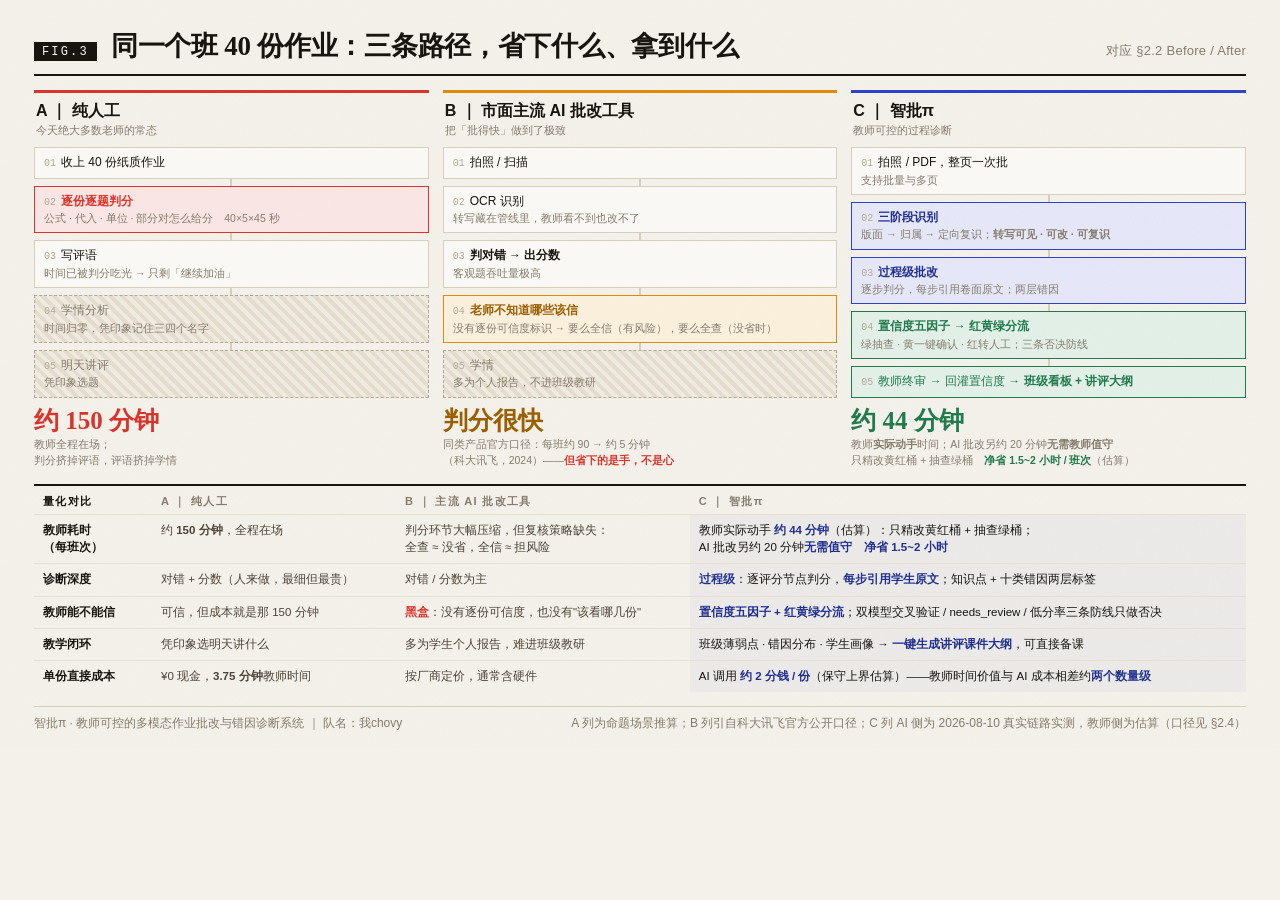
<file: tools/figures/f3-compare.html>
<!doctype html>
<html lang="zh-CN">
<head>
<meta charset="utf-8">
<title>FIG.3 三条路径对比</title>
<link rel="stylesheet" href="base.css">
<style>
  .fig { width: 1280px; height: 748px; padding: 28px 34px 16px; display: flex; flex-direction: column; }
  .fig-foot span:first-child { flex: none; }
  .fig-foot span:last-child { text-align: right; padding-left: 24px; }
  .body { flex: 1; padding-top: 14px; display: flex; flex-direction: column; }

  .cols { display: flex; gap: 14px; }
  .col { flex: 1; display: flex; flex-direction: column; }
  .col-hd { border-top: 3px solid; padding: 8px 2px 9px; }
  .col-hd .t { font-size: 16px; font-weight: 700; line-height: 1.2; }
  .col-hd .s { font-size: 11px; color: var(--ink-soft); margin-top: 3px; }
  .col--a .col-hd { border-color: var(--red); }
  .col--b .col-hd { border-color: var(--amber); }
  .col--c .col-hd { border-color: var(--blue); }

  /* 流程步骤 */
  .flow { display: flex; flex-direction: column; gap: 0; }
  .st {
    background: var(--paper-white); border: 1.2px solid var(--rule);
    padding: 6px 9px; font-size: 12px; line-height: 1.45;
  }
  .st .k { font-family: var(--font-mono); font-size: 10px; color: var(--ink-faint); margin-right: 5px; }
  .st b { font-weight: 700; }
  .st .sub { display: block; font-size: 10.5px; color: var(--ink-soft); margin-top: 1px; }
  .st--hot { background: var(--red-lt); border-color: var(--red); color: var(--red); }
  .st--dim { background: repeating-linear-gradient(45deg,#F0EBE0,#F0EBE0 4px,#E4DDCD 4px,#E4DDCD 8px);
             border-style: dashed; border-color: var(--ink-faint); color: var(--ink-soft); }
  .st--q   { background: var(--amber-lt); border-color: var(--amber); color: #9A5E00; }
  .st--ai  { background: var(--blue-lt); border-color: var(--blue); color: var(--blue-deep); }
  .st--ok  { background: var(--green-lt); border-color: var(--green); color: var(--green); }
  .conn { width: 2px; height: 7px; background: var(--rule); margin: 0 auto; }

  .cost { margin-top: auto; padding-top: 10px; }
  .cost .big { font-family: var(--font-serif); font-size: 25px; font-weight: 700; line-height: 1.05; }
  .cost .sm { font-size: 10.5px; color: var(--ink-soft); line-height: 1.5; margin-top: 3px; }

  /* 对比矩阵 */
  .mx { margin-top: 16px; border-top: 2px solid var(--ink); }
  .mx table { width: 100%; border-collapse: collapse; }
  .mx th, .mx td { text-align: left; vertical-align: top; padding: 7px 9px; font-size: 11.5px; line-height: 1.5; }
  .mx thead th { font-size: 11px; letter-spacing: .12em; color: var(--ink-soft); font-weight: 700; padding-bottom: 4px; }
  .mx tbody tr { border-top: 1px solid var(--rule-soft); }
  .mx .dim { width: 118px; font-weight: 700; color: var(--ink); }
  .mx td.a { color: var(--ink-mid); }
  .mx td.b { color: var(--ink-mid); }
  .mx td.c { color: var(--ink); background: rgba(43,65,200,.045); }
  .mx td.c b { color: var(--blue-deep); }
  .mark { color: var(--red); font-weight: 700; }
  .good { color: var(--green); font-weight: 700; }
</style>
</head>
<body>
<div class="fig">
  <div class="fig-head">
    <span class="fig-num">FIG.3</span>
    <span class="fig-title">同一个班 40 份作业：三条路径，省下什么、拿到什么</span>
    <span class="fig-sub">对应 §2.2 Before / After</span>
  </div>

  <div class="body">
    <div class="cols">
      <!-- A 纯人工 -->
      <div class="col col--a">
        <div class="col-hd">
          <div class="t">A ｜ 纯人工</div>
          <div class="s">今天绝大多数老师的常态</div>
        </div>
        <div class="flow">
          <div class="st"><span class="k">01</span>收上 40 份纸质作业</div>
          <div class="conn"></div>
          <div class="st st--hot"><span class="k">02</span><b>逐份逐题判分</b>
            <span class="sub">公式 · 代入 · 单位 · 部分对怎么给分　40×5×45 秒</span></div>
          <div class="conn"></div>
          <div class="st"><span class="k">03</span>写评语<span class="sub">时间已被判分吃光 → 只剩「继续加油」</span></div>
          <div class="conn"></div>
          <div class="st st--dim"><span class="k">04</span>学情分析<span class="sub">时间归零，凭印象记住三四个名字</span></div>
          <div class="conn"></div>
          <div class="st st--dim"><span class="k">05</span>明天讲评<span class="sub">凭印象选题</span></div>
        </div>
        <div class="cost">
          <div class="big" style="color:var(--red)">约 150 分钟</div>
          <div class="sm">教师全程在场；<br>判分挤掉评语，评语挤掉学情</div>
        </div>
      </div>

      <!-- B 主流 AI 批改 -->
      <div class="col col--b">
        <div class="col-hd">
          <div class="t">B ｜ 市面主流 AI 批改工具</div>
          <div class="s">把「批得快」做到了极致</div>
        </div>
        <div class="flow">
          <div class="st"><span class="k">01</span>拍照 / 扫描</div>
          <div class="conn"></div>
          <div class="st"><span class="k">02</span>OCR 识别<span class="sub">转写藏在管线里，教师看不到也改不了</span></div>
          <div class="conn"></div>
          <div class="st"><span class="k">03</span><b>判对错 → 出分数</b><span class="sub">客观题吞吐量极高</span></div>
          <div class="conn"></div>
          <div class="st st--q"><span class="k">04</span><b>老师不知道哪些该信</b>
            <span class="sub">没有逐份可信度标识 → 要么全信（有风险），要么全查（没省时）</span></div>
          <div class="conn"></div>
          <div class="st st--dim"><span class="k">05</span>学情<span class="sub">多为个人报告，不进班级教研</span></div>
        </div>
        <div class="cost">
          <div class="big" style="color:#9A5E00">判分很快</div>
          <div class="sm">同类产品官方口径：每班约 90 → 约 5 分钟<br>（科大讯飞，2024）——<span class="mark">但省下的是手，不是心</span></div>
        </div>
      </div>

      <!-- C 智批π -->
      <div class="col col--c">
        <div class="col-hd">
          <div class="t">C ｜ 智批π</div>
          <div class="s">教师可控的过程诊断</div>
        </div>
        <div class="flow">
          <div class="st"><span class="k">01</span>拍照 / PDF，整页一次批<span class="sub">支持批量与多页</span></div>
          <div class="conn"></div>
          <div class="st st--ai"><span class="k">02</span><b>三阶段识别</b>
            <span class="sub">版面 → 归属 → 定向复识；<b>转写可见 · 可改 · 可复识</b></span></div>
          <div class="conn"></div>
          <div class="st st--ai"><span class="k">03</span><b>过程级批改</b>
            <span class="sub">逐步判分，每步引用卷面原文；两层错因</span></div>
          <div class="conn"></div>
          <div class="st st--ok"><span class="k">04</span><b>置信度五因子 → 红黄绿分流</b>
            <span class="sub">绿抽查 · 黄一键确认 · 红转人工；三条否决防线</span></div>
          <div class="conn"></div>
          <div class="st st--ok"><span class="k">05</span>教师终审 → 回灌置信度 → <b>班级看板 + 讲评大纲</b></div>
        </div>
        <div class="cost">
          <div class="big" style="color:var(--green)">约 44 分钟</div>
          <div class="sm">教师<b>实际动手</b>时间；AI 批改另约 20 分钟<b>无需教师值守</b><br>
            只精改黄红桶 + 抽查绿桶　<span class="good">净省 1.5~2 小时 / 班次</span>（估算）</div>
        </div>
      </div>
    </div>

    <!-- 对比矩阵 -->
    <div class="mx">
      <table>
        <thead>
          <tr><th class="dim">量化对比</th><th>A ｜ 纯人工</th><th>B ｜ 主流 AI 批改工具</th><th>C ｜ 智批π</th></tr>
        </thead>
        <tbody>
          <tr>
            <td class="dim">教师耗时<br>（每班次）</td>
            <td class="a">约 <b>150 分钟</b>，全程在场</td>
            <td class="b">判分环节大幅压缩，但复核策略缺失：<br>全查 ≈ 没省，全信 ≈ 担风险</td>
            <td class="c">教师实际动手 <b>约 44 分钟</b>（估算）：只精改黄红桶 + 抽查绿桶；<br>AI 批改另约 20 分钟<b>无需值守</b>　<b>净省 1.5~2 小时</b></td>
          </tr>
          <tr>
            <td class="dim">诊断深度</td>
            <td class="a">对错 + 分数（人来做，最细但最贵）</td>
            <td class="b">对错 / 分数为主</td>
            <td class="c"><b>过程级</b>：逐评分节点判分，<b>每步引用学生原文</b>；知识点 + 十类错因两层标签</td>
          </tr>
          <tr>
            <td class="dim">教师能不能信</td>
            <td class="a">可信，但成本就是那 150 分钟</td>
            <td class="b"><span class="mark">黑盒</span>：没有逐份可信度，也没有"该看哪几份"</td>
            <td class="c"><b>置信度五因子 + 红黄绿分流</b>；双模型交叉验证 / needs_review / 低分率三条防线只做否决</td>
          </tr>
          <tr>
            <td class="dim">教学闭环</td>
            <td class="a">凭印象选明天讲什么</td>
            <td class="b">多为学生个人报告，难进班级教研</td>
            <td class="c">班级薄弱点 · 错因分布 · 学生画像 → <b>一键生成讲评课件大纲</b>，可直接备课</td>
          </tr>
          <tr>
            <td class="dim">单份直接成本</td>
            <td class="a">¥0 现金，<b>3.75 分钟</b>教师时间</td>
            <td class="b">按厂商定价，通常含硬件</td>
            <td class="c">AI 调用 <b>约 2 分钱 / 份</b>（保守上界估算）——教师时间价值与 AI 成本相差约<b>两个数量级</b></td>
          </tr>
        </tbody>
      </table>
    </div>
  </div>

  <div class="fig-foot">
    <span>智批π · 教师可控的多模态作业批改与错因诊断系统 ｜ 队名：我chovy</span>
    <span>A 列为命题场景推算；B 列引自科大讯飞官方公开口径；C 列 AI 侧为 2026-08-10 真实链路实测，教师侧为估算（口径见 §2.4）</span>
  </div>
</div>
</body>
</html>
</file>
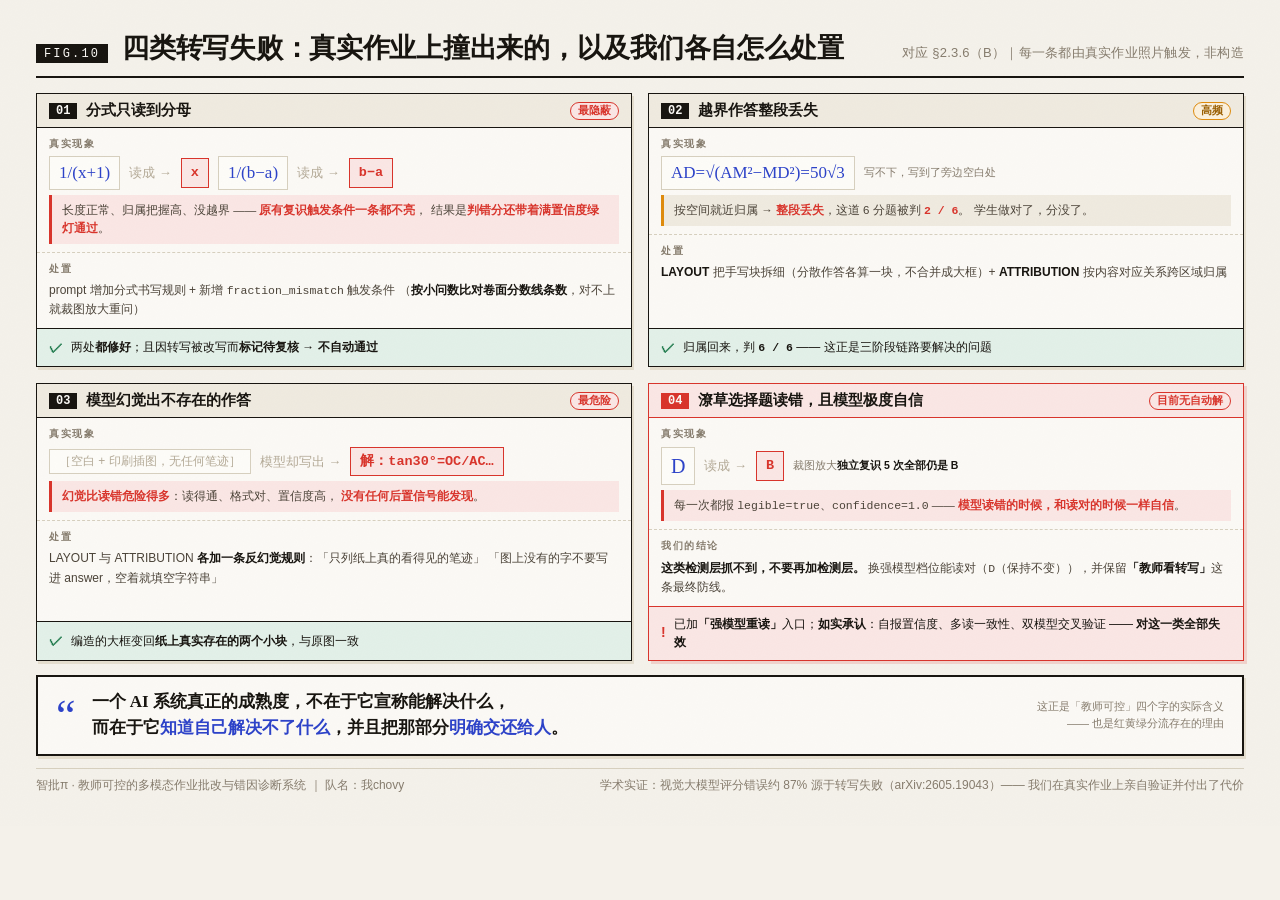
<file: tools/figures/f3-failures.html>
<!doctype html>
<html lang="zh-CN">
<head>
<meta charset="utf-8">
<title>F3 四类转写失败与处置</title>
<link rel="stylesheet" href="base.css">
<style>
  .fig { width: 1280px; height: 826px; padding: 30px 36px 20px; display: flex; flex-direction: column; }
  .grid { display: grid; grid-template-columns: 1fr 1fr; gap: 16px; margin-top: 15px; }

  .cse { border: 1.5px solid var(--ink); background: var(--paper-white); box-shadow: var(--shadow-riso); display: flex; flex-direction: column; }
  .cse.fatal { border-color: var(--red); box-shadow: 3px 3px 0 rgba(216,51,42,.16); }
  .chd { display: flex; align-items: center; gap: 9px; padding: 7px 12px; border-bottom: 1.5px solid var(--ink); background: var(--paper-warm); }
  .cse.fatal .chd { border-bottom-color: var(--red); background: var(--red-lt); }
  .chd .no { font-family: var(--font-mono); font-size: 12px; font-weight: 700; background: var(--ink); color: var(--paper-white); padding: 1px 7px; }
  .cse.fatal .chd .no { background: var(--red); }
  .chd .nm { font-size: 14.5px; font-weight: 700; }
  .chd .risk { margin-left: auto; font-size: 10.5px; font-weight: 700; border: 1px solid; padding: 1px 7px; border-radius: 999px; }
  .risk.hi { color: var(--red); background: var(--red-lt); border-color: var(--red); }
  .risk.mid { color: #9A5E00; background: var(--amber-lt); border-color: var(--amber); }

  .sec { padding: 8px 12px; font-size: 12px; color: var(--ink-mid); line-height: 1.62; }
  .sec + .sec { border-top: 1px dashed var(--rule); }
  .sec .lb { font-size: 10px; letter-spacing: .16em; color: var(--ink-soft); font-weight: 700; display: block; margin-bottom: 4px; }
  .sec b { color: var(--ink); }

  /* 卷面 → 转写 对照 */
  .cmp { display: flex; align-items: center; gap: 9px; margin: 3px 0 5px; flex-wrap: wrap; }
  .pen {
    font-family: "Kaiti SC", KaiTi, "Segoe Script", cursive; color: #2B41C8; font-size: 17px;
    border: 1px solid var(--rule); background: #FDFCF8; padding: 2px 9px;
  }
  .to { color: var(--ink-faint); font-size: 13px; }
  .read { font-family: var(--font-mono); font-size: 13.5px; padding: 3px 9px; border: 1px solid; }
  .read.bad  { color: var(--red);   background: var(--red-lt);   border-color: var(--red); font-weight: 700; }
  .read.good { color: var(--green); background: var(--green-lt); border-color: var(--green); font-weight: 700; }
  .cmp .tip { font-size: 10.5px; color: var(--ink-soft); }

  .why { background: var(--paper-warm); border-left: 3px solid var(--amber); padding: 6px 10px; font-size: 11.5px; line-height: 1.6; margin-top: 4px; }
  .why.fatal { border-left-color: var(--red); background: var(--red-lt); }
  .why b { color: var(--red); }

  .res { margin-top: auto; padding: 8px 12px; border-top: 1.5px solid var(--ink); background: var(--green-lt); font-size: 12px; color: var(--ink); display: flex; align-items: center; gap: 8px; line-height: 1.55; }
  .res .ic { font-size: 14px; font-weight: 700; color: var(--green); flex: none; }
  .res.no { background: var(--red-lt); border-top-color: var(--red); }
  .res.no .ic { color: var(--red); }

  .mono2 { font-family: var(--font-mono); font-size: 11.5px; }
  .quote {
    margin-top: 14px; border: 2px solid var(--ink); background: var(--paper-white);
    padding: 12px 18px; display: flex; align-items: center; gap: 16px; box-shadow: var(--shadow-riso);
  }
  .quote .mark { font-family: var(--font-serif); font-size: 44px; line-height: .8; color: var(--riso-blue, #2B41C8); flex: none; }
  .quote .txt { font-family: var(--font-serif); font-size: 17px; font-weight: 700; line-height: 1.55; }
  .quote .src { margin-left: auto; font-size: 11px; color: var(--ink-soft); text-align: right; flex: none; line-height: 1.6; }
</style>
</head>
<body>
<div class="fig">
  <div class="fig-head">
    <span class="fig-num">FIG.10</span>
    <span class="fig-title">四类转写失败：真实作业上撞出来的，以及我们各自怎么处置</span>
    <span class="fig-sub">对应 §2.3.6（B）｜每一条都由真实作业照片触发，非构造</span>
  </div>

  <div class="grid">
    <!-- ① 分式 -->
    <div class="cse">
      <div class="chd">
        <span class="no">01</span><span class="nm">分式只读到分母</span>
        <span class="risk hi">最隐蔽</span>
      </div>
      <div class="sec">
        <span class="lb">真实现象</span>
        <div class="cmp">
          <span class="pen">1/(x+1)</span><span class="to">读成 →</span><span class="read bad">x</span>
          <span class="pen">1/(b−a)</span><span class="to">读成 →</span><span class="read bad">b−a</span>
        </div>
        <div class="why fatal">
          长度正常、归属把握高、没越界 —— <b>原有复识触发条件一条都不亮</b>，
          结果是<b>判错分还带着满置信度绿灯通过</b>。
        </div>
      </div>
      <div class="sec">
        <span class="lb">处置</span>
        prompt 增加分式书写规则 + 新增 <span class="mono2">fraction_mismatch</span> 触发条件
        （<b>按小问数比对卷面分数线条数</b>，对不上就裁图放大重问）
      </div>
      <div class="res">
        <span class="ic">✓</span>
        <span>两处<b>都修好</b>；且因转写被改写而<b>标记待复核 → 不自动通过</b></span>
      </div>
    </div>

    <!-- ② 越界 -->
    <div class="cse">
      <div class="chd">
        <span class="no">02</span><span class="nm">越界作答整段丢失</span>
        <span class="risk mid">高频</span>
      </div>
      <div class="sec">
        <span class="lb">真实现象</span>
        <div class="cmp">
          <span class="pen">AD=√(AM²−MD²)=50√3</span>
          <span class="tip">写不下，写到了旁边空白处</span>
        </div>
        <div class="why">
          按空间就近归属 → <b>整段丢失</b>，这道 6 分题被判 <b class="mono2">2 / 6</b>。
          学生做对了，分没了。
        </div>
      </div>
      <div class="sec">
        <span class="lb">处置</span>
        <b>LAYOUT</b> 把手写块拆细（分散作答各算一块，不合并成大框）+
        <b>ATTRIBUTION</b> 按内容对应关系跨区域归属
      </div>
      <div class="res">
        <span class="ic">✓</span>
        <span>归属回来，判 <b class="mono2">6 / 6</b> —— 这正是三阶段链路要解决的问题</span>
      </div>
    </div>

    <!-- ③ 幻觉 -->
    <div class="cse">
      <div class="chd">
        <span class="no">03</span><span class="nm">模型幻觉出不存在的作答</span>
        <span class="risk hi">最危险</span>
      </div>
      <div class="sec">
        <span class="lb">真实现象</span>
        <div class="cmp">
          <span class="pen" style="color:var(--ink-faint);font-family:var(--font-sans);font-size:12px">［空白 + 印刷插图，无任何笔迹］</span>
          <span class="to">模型却写出 →</span>
          <span class="read bad">解：tan30°=OC/AC…</span>
        </div>
        <div class="why fatal">
          <b>幻觉比读错危险得多</b>：读得通、格式对、置信度高，
          <b>没有任何后置信号能发现</b>。
        </div>
      </div>
      <div class="sec">
        <span class="lb">处置</span>
        LAYOUT 与 ATTRIBUTION <b>各加一条反幻觉规则</b>：「只列纸上真的看得见的笔迹」
        「图上没有的字不要写进 answer，空着就填空字符串」
      </div>
      <div class="res">
        <span class="ic">✓</span>
        <span>编造的大框变回<b>纸上真实存在的两个小块</b>，与原图一致</span>
      </div>
    </div>

    <!-- ④ 潦草选择题：没有自动解 -->
    <div class="cse fatal">
      <div class="chd">
        <span class="no">04</span><span class="nm">潦草选择题读错，且模型极度自信</span>
        <span class="risk hi">目前无自动解</span>
      </div>
      <div class="sec">
        <span class="lb">真实现象</span>
        <div class="cmp">
          <span class="pen" style="font-size:20px">D</span><span class="to">读成 →</span><span class="read bad">B</span>
          <span class="tip">裁图放大<b>独立复识 5 次全部仍是 B</b></span>
        </div>
        <div class="why fatal">
          每一次都报 <span class="mono2">legible=true</span>、<span class="mono2">confidence=1.0</span> ——
          <b>模型读错的时候，和读对的时候一样自信</b>。
        </div>
      </div>
      <div class="sec">
        <span class="lb">我们的结论</span>
        <b>这类检测层抓不到，不要再加检测层。</b>
        换强模型档位能读对（<span class="mono2">D（保持不变）</span>），并保留<b>「教师看转写」</b>这条最终防线。
      </div>
      <div class="res no">
        <span class="ic">!</span>
        <span>已加<b>「强模型重读」</b>入口；<b>如实承认</b>：自报置信度、多读一致性、双模型交叉验证 —— <b>对这一类全部失效</b></span>
      </div>
    </div>
  </div>

  <div class="quote">
    <span class="mark">“</span>
    <span class="txt">一个 AI 系统真正的成熟度，不在于它宣称能解决什么，<br>而在于它<span style="color:#2B41C8">知道自己解决不了什么</span>，并且把那部分<span style="color:#2B41C8">明确交还给人</span>。</span>
    <span class="src">这正是「教师可控」四个字的实际含义<br>—— 也是红黄绿分流存在的理由</span>
  </div>

  <div class="fig-foot" style="margin-top:12px">
    <span>智批π · 教师可控的多模态作业批改与错因诊断系统 ｜ 队名：我chovy</span>
    <span>学术实证：视觉大模型评分错误约 87% 源于转写失败（arXiv:2605.19043）—— 我们在真实作业上亲自验证并付出了代价</span>
  </div>
</div>
</body>
</html>
</file>
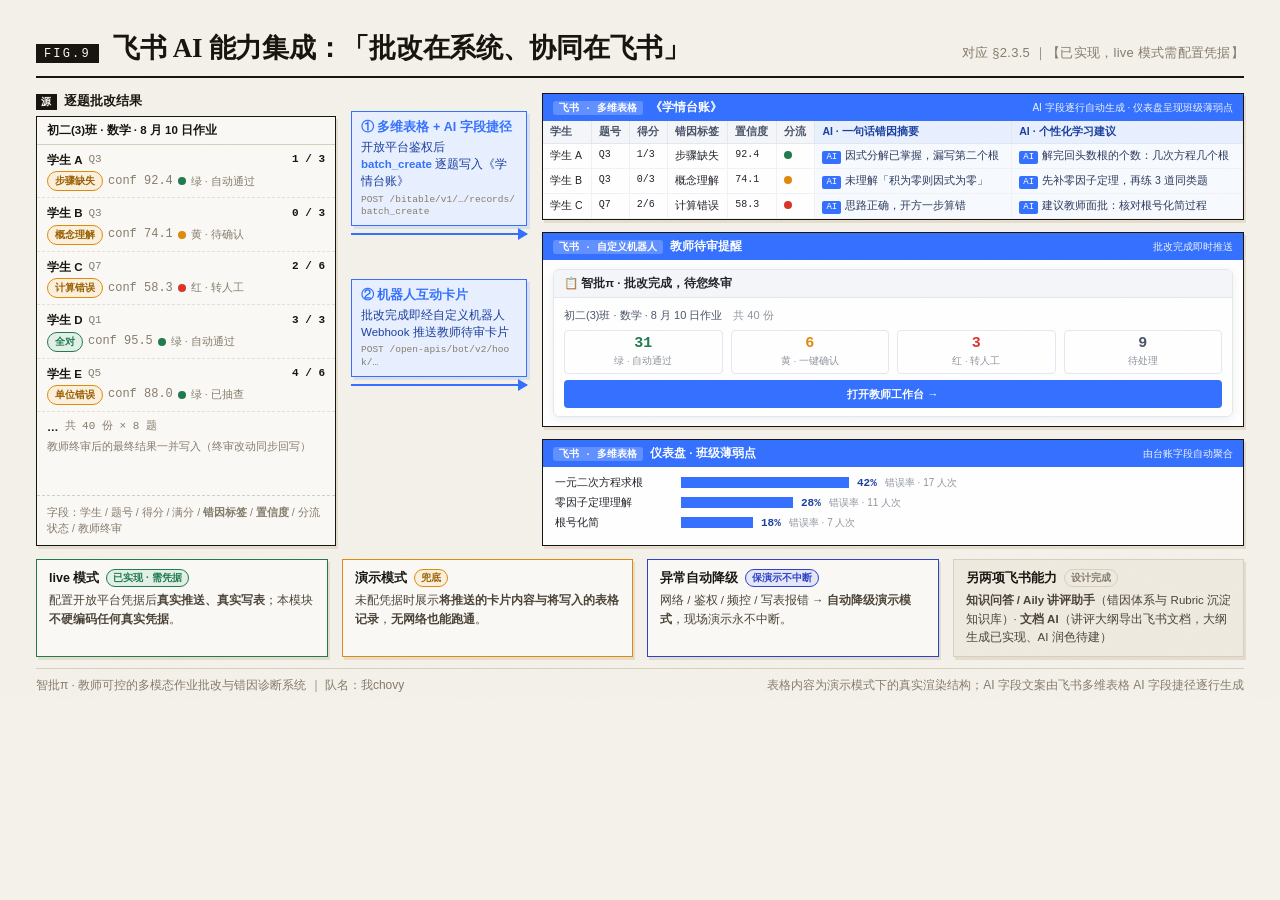
<file: tools/figures/f4-feishu.html>
<!doctype html>
<html lang="zh-CN">
<head>
<meta charset="utf-8">
<title>F4 飞书 AI 能力集成</title>
<link rel="stylesheet" href="base.css">
<style>
  :root { --fs-blue: #3370FF; --fs-blue-lt: #E8F0FF; }
  .fig { width: 1280px; height: 700px; padding: 30px 36px 20px; display: flex; flex-direction: column; }
  .body { flex: 1; display: flex; gap: 15px; padding-top: 15px; align-items: stretch; }

  .colA { width: 300px; flex: none; display: flex; flex-direction: column; }
  .colB { width: 176px; flex: none; display: flex; flex-direction: column; justify-content: flex-start; padding-top: 18px; gap: 44px; }
  .colC { flex: 1; display: flex; flex-direction: column; gap: 12px; }

  .hd3 { font-size: 12.5px; font-weight: 700; margin-bottom: 6px; display: flex; align-items: center; gap: 7px; }
  .hd3 .n { font-family: var(--font-mono); font-size: 10px; background: var(--ink); color: var(--paper-white); padding: 1px 5px; letter-spacing: .06em; }

  /* 源：批改结果 */
  .src { border: 1.5px solid var(--ink); background: var(--paper-white); box-shadow: var(--shadow-riso); flex: 1; display: flex; flex-direction: column; }
  .src .t { font-size: 11.5px; font-weight: 700; padding: 6px 10px; border-bottom: 1px solid var(--rule); }
  .rec { padding: 6px 10px; border-bottom: 1px dashed var(--rule-soft); font-size: 11px; line-height: 1.6; }
  .rec .l1 { display: flex; align-items: center; gap: 6px; }
  .rec .who { font-weight: 700; font-size: 11.5px; }
  .rec .qn { font-family: var(--font-mono); color: var(--ink-soft); }
  .rec .sc { margin-left: auto; font-family: var(--font-mono); font-weight: 700; }
  .rec .l2 { color: var(--ink-soft); margin-top: 2px; display: flex; gap: 5px; flex-wrap: wrap; align-items: center; }
  .dotg, .doty, .dotr { width: 8px; height: 8px; border-radius: 50%; display: inline-block; }
  .dotg { background: var(--green); } .doty { background: var(--amber); } .dotr { background: var(--red); }

  /* 中：两条路径 */
  .path { position: relative; }
  .path .line { height: 2px; background: var(--fs-blue); position: relative; }
  .path .line::after {
    content: ""; position: absolute; right: -1px; top: -5px;
    border-left: 10px solid var(--fs-blue); border-top: 6px solid transparent; border-bottom: 6px solid transparent;
  }
  .path .lbl {
    border: 1.5px solid var(--fs-blue); background: var(--fs-blue-lt); color: #1A3E9E;
    padding: 6px 9px; font-size: 11.5px; line-height: 1.5; margin-bottom: 7px; box-shadow: 3px 3px 0 rgba(51,112,255,.14);
  }
  .path .lbl b { color: var(--fs-blue); display: block; font-size: 12.5px; margin-bottom: 2px; }
  .path .api { font-family: var(--font-mono); font-size: 9.5px; color: var(--ink-soft); margin-top: 3px; display: block; word-break: break-all; line-height: 1.35; }

  /* 飞书界面模拟 */
  .fsw { border: 1.5px solid var(--ink); background: #FFF; box-shadow: var(--shadow-riso); overflow: hidden; }
  .fsbar { display: flex; align-items: center; gap: 7px; padding: 6px 10px; background: var(--fs-blue); color: #fff; font-size: 11.5px; font-weight: 700; }
  .fsbar .app { background: rgba(255,255,255,.22); padding: 0 6px; border-radius: 3px; font-size: 10px; font-family: var(--font-mono); }
  .fsbar .st { margin-left: auto; font-size: 10px; font-weight: 400; opacity: .92; }

  table.base { width: 100%; border-collapse: collapse; font-size: 10.5px; }
  table.base th {
    background: #F4F6FA; color: #4A5468; font-weight: 700; text-align: left;
    padding: 4px 7px; border-bottom: 1px solid #E3E7EF; border-right: 1px solid #E3E7EF; white-space: nowrap;
  }
  table.base th.ai { background: var(--fs-blue-lt); color: #1A3E9E; }
  table.base td { padding: 4px 7px; border-bottom: 1px solid #F0F2F6; border-right: 1px solid #F0F2F6; color: #1F2329; vertical-align: top; line-height: 1.45; }
  table.base td.ai { background: #F7FAFF; color: #2B3A5B; }
  table.base .mono3 { font-family: var(--font-mono); font-size: 10px; }
  .aichip {
    display: inline-block; font-size: 9px; background: var(--fs-blue); color: #fff;
    padding: 0 4px; border-radius: 2px; margin-right: 4px; font-family: var(--font-mono);
  }

  /* 机器人卡片 */
  .botcard { border: 1px solid #E3E7EF; border-radius: 6px; overflow: hidden; margin: 9px 10px; box-shadow: 0 2px 8px rgba(31,35,41,.08); }
  .botcard .ch { background: #F4F6FA; padding: 6px 10px; font-size: 11.5px; font-weight: 700; color: #1F2329; border-bottom: 1px solid #E3E7EF; }
  .botcard .cb { padding: 8px 10px; font-size: 11px; color: #4A5468; line-height: 1.65; }
  .botcard .stats { display: flex; gap: 8px; margin: 6px 0; }
  .botcard .stat { flex: 1; border: 1px solid #E3E7EF; border-radius: 4px; padding: 4px 6px; text-align: center; }
  .botcard .stat .v { font-family: var(--font-mono); font-size: 15px; font-weight: 700; line-height: 1.2; }
  .botcard .stat .k { font-size: 9.5px; color: #8F959E; }
  .kpi { display: flex; align-items: center; gap: 8px; font-size: 11px; color: #1F2329; margin-bottom: 5px; }
  .kpi .k { width: 118px; flex: none; }
  .kpi .bar { height: 11px; background: var(--fs-blue); flex: none; }
  .kpi .v { font-family: var(--font-mono); font-size: 11px; font-weight: 700; color: #1A3E9E; }
  .kpi .n2 { font-size: 10px; color: #8F959E; }
  .botcard .btn { background: var(--fs-blue); color: #fff; text-align: center; padding: 5px; border-radius: 4px; font-size: 11px; font-weight: 700; margin-top: 4px; }

  /* 底部 */
  .dual { display: flex; gap: 14px; margin-top: 13px; }
  .track { flex: 1; border: 1.5px solid var(--ink); background: var(--paper-white); padding: 9px 12px; box-shadow: var(--shadow-riso); }
  .track .th { font-size: 12.5px; font-weight: 700; display: flex; align-items: center; gap: 7px; margin-bottom: 4px; }
  .track .tb { font-size: 11.5px; color: var(--ink-mid); line-height: 1.62; }
  .track.demo { border-color: var(--amber); }
  .track.live { border-color: var(--green); }
  .track.todo { border-color: var(--rule); background: var(--paper-warm); }
  .badge2 { font-size: 10px; padding: 1px 6px; border: 1px solid; border-radius: 999px; font-weight: 700; }
</style>
</head>
<body>
<div class="fig">
  <div class="fig-head">
    <span class="fig-num">FIG.9</span>
    <span class="fig-title">飞书 AI 能力集成：「批改在系统、协同在飞书」</span>
    <span class="fig-sub">对应 §2.3.5 ｜【已实现，live 模式需配置凭据】</span>
  </div>

  <div class="body">
    <!-- 源数据 -->
    <div class="colA">
      <div class="hd3"><span class="n">源</span>逐题批改结果</div>
      <div class="src">
        <div class="t">初二(3)班 · 数学 · 8 月 10 日作业</div>
        <div class="rec">
          <div class="l1"><span class="who">学生 A</span><span class="qn">Q3</span><span class="sc">1 / 3</span></div>
          <div class="l2"><span class="tag tag--amber" style="font-size:10px">步骤缺失</span>
            <span class="mono">conf 92.4</span><span class="dotg"></span>绿 · 自动通过</div>
        </div>
        <div class="rec">
          <div class="l1"><span class="who">学生 B</span><span class="qn">Q3</span><span class="sc">0 / 3</span></div>
          <div class="l2"><span class="tag tag--amber" style="font-size:10px">概念理解</span>
            <span class="mono">conf 74.1</span><span class="doty"></span>黄 · 待确认</div>
        </div>
        <div class="rec">
          <div class="l1"><span class="who">学生 C</span><span class="qn">Q7</span><span class="sc">2 / 6</span></div>
          <div class="l2"><span class="tag tag--amber" style="font-size:10px">计算错误</span>
            <span class="mono">conf 58.3</span><span class="dotr"></span>红 · 转人工</div>
        </div>
        <div class="rec">
          <div class="l1"><span class="who">学生 D</span><span class="qn">Q1</span><span class="sc">3 / 3</span></div>
          <div class="l2"><span class="tag tag--green" style="font-size:10px">全对</span>
            <span class="mono">conf 95.5</span><span class="dotg"></span>绿 · 自动通过</div>
        </div>
        <div class="rec">
          <div class="l1"><span class="who">学生 E</span><span class="qn">Q5</span><span class="sc">4 / 6</span></div>
          <div class="l2"><span class="tag tag--amber" style="font-size:10px">单位错误</span>
            <span class="mono">conf 88.0</span><span class="dotg"></span>绿 · 已抽查</div>
        </div>
        <div class="rec" style="border-bottom:none">
          <div class="l1"><span class="who">…</span><span class="qn">共 40 份 × 8 题</span></div>
          <div class="l2">教师终审后的最终结果一并写入（终审改动同步回写）</div>
        </div>
        <div style="margin-top:auto;padding:8px 10px;border-top:1px dashed var(--rule);font-size:10.5px;color:var(--ink-soft);line-height:1.6">
          字段：学生 / 题号 / 得分 / 满分 / <b>错因标签</b> / <b>置信度</b> / 分流状态 / 教师终审
        </div>
      </div>
    </div>

    <!-- 两条路径 -->
    <div class="colB">
      <div class="path">
        <div class="lbl">
          <b>① 多维表格 + AI 字段捷径</b>
          开放平台鉴权后 <b style="display:inline;font-size:11.5px">batch_create</b> 逐题写入《学情台账》
          <span class="api">POST /bitable/v1/…/records/batch_create</span>
        </div>
        <div class="line"></div>
      </div>
      <div class="path">
        <div class="lbl">
          <b>② 机器人互动卡片</b>
          批改完成即经自定义机器人 Webhook 推送教师待审卡片
          <span class="api">POST /open-apis/bot/v2/hook/…</span>
        </div>
        <div class="line"></div>
      </div>
    </div>

    <!-- 飞书界面 -->
    <div class="colC">
      <div class="fsw">
        <div class="fsbar"><span class="app">飞书 · 多维表格</span>《学情台账》<span class="st">AI 字段逐行自动生成 · 仪表盘呈现班级薄弱点</span></div>
        <table class="base">
          <tr>
            <th>学生</th><th>题号</th><th>得分</th><th>错因标签</th><th>置信度</th><th>分流</th>
            <th class="ai">AI · 一句话错因摘要</th><th class="ai">AI · 个性化学习建议</th>
          </tr>
          <tr>
            <td>学生 A</td><td class="mono3">Q3</td><td class="mono3">1/3</td><td>步骤缺失</td><td class="mono3">92.4</td>
            <td><span class="dotg"></span></td>
            <td class="ai"><span class="aichip">AI</span>因式分解已掌握，漏写第二个根</td>
            <td class="ai"><span class="aichip">AI</span>解完回头数根的个数：几次方程几个根</td>
          </tr>
          <tr>
            <td>学生 B</td><td class="mono3">Q3</td><td class="mono3">0/3</td><td>概念理解</td><td class="mono3">74.1</td>
            <td><span class="doty"></span></td>
            <td class="ai"><span class="aichip">AI</span>未理解「积为零则因式为零」</td>
            <td class="ai"><span class="aichip">AI</span>先补零因子定理，再练 3 道同类题</td>
          </tr>
          <tr>
            <td>学生 C</td><td class="mono3">Q7</td><td class="mono3">2/6</td><td>计算错误</td><td class="mono3">58.3</td>
            <td><span class="dotr"></span></td>
            <td class="ai"><span class="aichip">AI</span>思路正确，开方一步算错</td>
            <td class="ai"><span class="aichip">AI</span>建议教师面批：核对根号化简过程</td>
          </tr>
        </table>
      </div>

      <div class="fsw">
        <div class="fsbar"><span class="app">飞书 · 自定义机器人</span>教师待审提醒<span class="st">批改完成即时推送</span></div>
        <div class="botcard">
          <div class="ch">📋 智批π · 批改完成，待您终审</div>
          <div class="cb">
            初二(3)班 · 数学 · 8 月 10 日作业　<span style="color:#8F959E">共 40 份</span>
            <div class="stats">
              <div class="stat"><div class="v" style="color:#1F7A4C">31</div><div class="k">绿 · 自动通过</div></div>
              <div class="stat"><div class="v" style="color:#DE8A0B">6</div><div class="k">黄 · 一键确认</div></div>
              <div class="stat"><div class="v" style="color:#D8332A">3</div><div class="k">红 · 转人工</div></div>
              <div class="stat"><div class="v">9</div><div class="k">待处理</div></div>
            </div>
            <div class="btn">打开教师工作台 →</div>
          </div>
        </div>
      </div>
      <div class="fsw">
        <div class="fsbar"><span class="app">飞书 · 多维表格</span>仪表盘 · 班级薄弱点<span class="st">由台账字段自动聚合</span></div>
        <div style="padding:8px 12px 10px">
          <div class="kpi"><span class="k">一元二次方程求根</span><span class="bar" style="width:168px"></span><span class="v">42%</span><span class="n2">错误率 · 17 人次</span></div>
          <div class="kpi"><span class="k">零因子定理理解</span><span class="bar" style="width:112px"></span><span class="v">28%</span><span class="n2">错误率 · 11 人次</span></div>
          <div class="kpi"><span class="k">根号化简</span><span class="bar" style="width:72px"></span><span class="v">18%</span><span class="n2">错误率 · 7 人次</span></div>
        </div>
      </div>
    </div>
  </div>

  <!-- 双轨 + 待建 -->
  <div class="dual">
    <div class="track live">
      <div class="th">live 模式 <span class="badge2" style="color:var(--green);border-color:var(--green);background:var(--green-lt)">已实现 · 需凭据</span></div>
      <div class="tb">配置开放平台凭据后<b>真实推送、真实写表</b>；本模块<b>不硬编码任何真实凭据</b>。</div>
    </div>
    <div class="track demo">
      <div class="th">演示模式 <span class="badge2" style="color:#9A5E00;border-color:var(--amber);background:var(--amber-lt)">兜底</span></div>
      <div class="tb">未配凭据时展示<b>将推送的卡片内容与将写入的表格记录</b>，<b>无网络也能跑通</b>。</div>
    </div>
    <div class="track" style="border-color:var(--blue)">
      <div class="th">异常自动降级 <span class="badge2" style="color:var(--blue);border-color:var(--blue);background:var(--blue-lt)">保演示不中断</span></div>
      <div class="tb">网络 / 鉴权 / 频控 / 写表报错 → <b>自动降级演示模式</b>，现场演示永不中断。</div>
    </div>
    <div class="track todo">
      <div class="th">另两项飞书能力 <span class="badge2" style="color:var(--ink-soft);border-color:var(--rule)">设计完成</span></div>
      <div class="tb"><b>知识问答 / Aily 讲评助手</b>（错因体系与 Rubric 沉淀知识库）·
        <b>文档 AI</b>（讲评大纲导出飞书文档，大纲生成已实现、AI 润色待建）</div>
    </div>
  </div>

  <div class="fig-foot" style="margin-top:11px">
    <span>智批π · 教师可控的多模态作业批改与错因诊断系统 ｜ 队名：我chovy</span>
    <span>表格内容为演示模式下的真实渲染结构；AI 字段文案由飞书多维表格 AI 字段捷径逐行生成</span>
  </div>
</div>
</body>
</html>
</file>
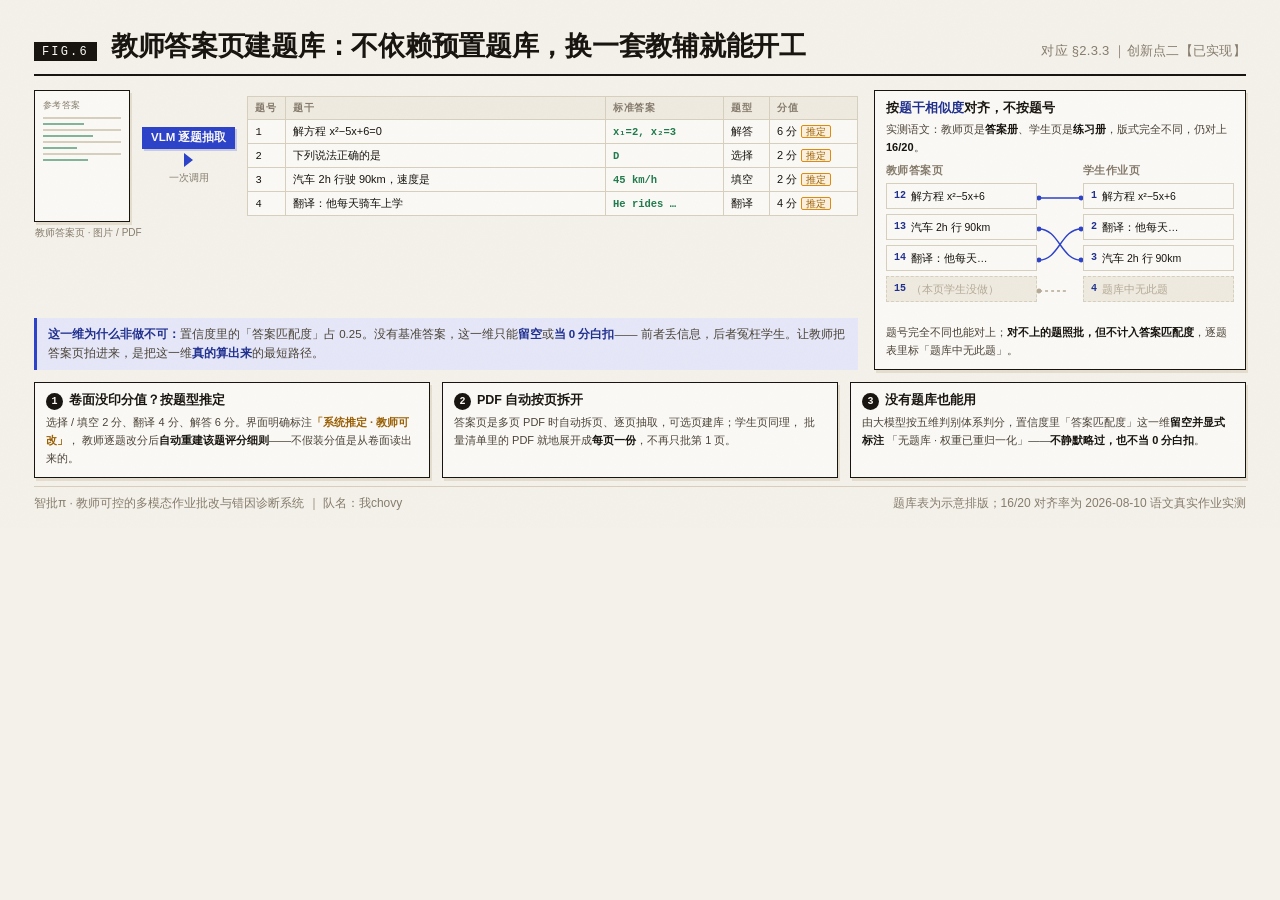
<file: tools/figures/f6-bank.html>
<!doctype html>
<html lang="zh-CN">
<head>
<meta charset="utf-8">
<title>FIG.6 教师答案页建题库</title>
<link rel="stylesheet" href="base.css">
<style>
  .fig { width: 1280px; height: 528px; padding: 28px 34px 16px; display: flex; flex-direction: column; }
  .fig-foot span:first-child { flex: none; }
  .fig-foot span:last-child { text-align: right; padding-left: 24px; }
  .body { flex: 1; padding-top: 14px; display: flex; flex-direction: column; gap: 12px; }

  .top { display: flex; gap: 16px; align-items: stretch; }

  /* 左：答案页 → 抽取 → 题库表 */
  .lane { display: flex; align-items: center; gap: 12px; }
  .sheet {
    width: 96px; height: 132px; background: var(--paper-white);
    border: 1.5px solid var(--ink); box-shadow: var(--shadow-riso);
    padding: 9px 8px; flex: none; position: relative;
  }
  .sheet .hd { font-size: 8.5px; color: var(--ink-soft); margin-bottom: 5px; letter-spacing: .04em; }
  .sheet i { display: block; height: 2px; background: var(--rule); margin-bottom: 4px; }
  .sheet i.ans { background: var(--green); opacity: .55; width: 52%; }
  .sheet .lbl {
    position: absolute; bottom: -19px; left: 0; font-size: 10px;
    color: var(--ink-soft); white-space: nowrap;
  }
  .vlm { display: flex; flex-direction: column; align-items: center; gap: 4px; flex: none; }
  .vlm .chip {
    font-size: 11.5px; font-weight: 700; padding: 3px 9px 4px;
    background: var(--blue); color: var(--paper-white);
    box-shadow: 2px 2px 0 rgba(43,65,200,.22); white-space: nowrap;
  }
  .vlm .txt { font-size: 10px; color: var(--ink-soft); }

  table.bank { border-collapse: collapse; width: 100%; background: var(--paper-white); }
  table.bank th, table.bank td { border: 1px solid var(--rule); padding: 4px 7px; font-size: 11px; text-align: left; }
  table.bank th { background: var(--paper-warm); font-size: 10px; letter-spacing: .06em; color: var(--ink-soft); }
  table.bank td.q { font-family: var(--font-mono); font-size: 10.5px; }
  table.bank td.ans { color: var(--green); font-weight: 700; }
  .est { font-size: 9.5px; color: #9A5E00; background: var(--amber-lt);
         border: 1px solid var(--amber); padding: 0 4px; border-radius: 2px; margin-left: 4px; }

  /* 右：题干相似度对齐 */
  .align { width: 372px; flex: none; }
  .align .pair { display: flex; align-items: flex-start; gap: 0; position: relative; }
  .align .side { flex: 1; }
  .align .side h5 { font-size: 11px; color: var(--ink-soft); margin-bottom: 5px; letter-spacing: .04em; }
  .align .qq {
    background: var(--paper-white); border: 1px solid var(--rule);
    padding: 3px 7px; font-size: 10.5px; margin-bottom: 5px; height: 26px;
    display: flex; align-items: center; line-height: 1.25;
  }
  .align .qq b { font-family: var(--font-mono); font-size: 10px; color: var(--blue-deep); margin-right: 5px; }
  .align .qq.miss { background: var(--paper-warm); color: var(--ink-faint); border-style: dashed; }
  .align .mid { width: 46px; flex: none; position: relative; }

  .box { background: var(--paper-white); border: 1.5px solid var(--ink); box-shadow: var(--shadow-riso); padding: 9px 11px 10px; }
  .box h4 { font-size: 12.5px; margin-bottom: 4px; }
  .box p { font-size: 11px; color: var(--ink-mid); line-height: 1.6; }
  .box p b { color: var(--ink); }

  .bots { display: flex; gap: 12px; }
  .bots .box { flex: 1; }
  .no {
    display: inline-flex; align-items: center; justify-content: center;
    width: 17px; height: 17px; border-radius: 50%; background: var(--ink);
    color: var(--paper-white); font-family: var(--font-mono); font-size: 10px;
    font-weight: 700; margin-right: 6px; flex: none;
  }
  .why {
    border-left: 3px solid var(--blue); background: var(--blue-lt);
    padding: 7px 11px; font-size: 11.5px; line-height: 1.65; color: var(--ink-mid);
  }
  .why b { color: var(--blue-deep); }
</style>
</head>
<body>
<div class="fig">
  <div class="fig-head">
    <span class="fig-num">FIG.6</span>
    <span class="fig-title">教师答案页建题库：不依赖预置题库，换一套教辅就能开工</span>
    <span class="fig-sub">对应 §2.3.3 ｜创新点二【已实现】</span>
  </div>

  <div class="body">
    <div class="top">
      <!-- 左 -->
      <div style="flex:1;display:flex;flex-direction:column">
        <div class="lane">
          <div class="sheet">
            <div class="hd">参考答案</div>
            <i></i><i class="ans"></i><i></i><i class="ans" style="width:64%"></i>
            <i></i><i class="ans" style="width:44%"></i><i></i><i class="ans" style="width:58%"></i>
            <div class="lbl">教师答案页 · 图片 / PDF</div>
          </div>
          <div class="vlm">
            <div class="chip">VLM 逐题抽取</div>
            <div class="arrow-right" style="border-left-color:var(--blue)"></div>
            <div class="txt">一次调用</div>
          </div>
          <div style="flex:1">
            <table class="bank">
              <thead><tr><th style="width:38px">题号</th><th>题干</th><th style="width:118px">标准答案</th><th style="width:46px">题型</th><th style="width:88px">分值</th></tr></thead>
              <tbody>
                <tr><td class="q">1</td><td>解方程 x²−5x+6=0</td><td class="ans q">x₁=2, x₂=3</td><td>解答</td><td>6 分<span class="est">推定</span></td></tr>
                <tr><td class="q">2</td><td>下列说法正确的是</td><td class="ans q">D</td><td>选择</td><td>2 分<span class="est">推定</span></td></tr>
                <tr><td class="q">3</td><td>汽车 2h 行驶 90km，速度是</td><td class="ans q">45 km/h</td><td>填空</td><td>2 分<span class="est">推定</span></td></tr>
                <tr><td class="q">4</td><td>翻译：他每天骑车上学</td><td class="ans q">He rides … </td><td>翻译</td><td>4 分<span class="est">推定</span></td></tr>
              </tbody>
            </table>
          </div>
        </div>
        <div class="why" style="margin-top:auto">
          <b>这一维为什么非做不可：</b>置信度里的「答案匹配度」占 0.25。没有基准答案，这一维只能<b>留空</b>或<b>当 0 分白扣</b>——
          前者丢信息，后者冤枉学生。让教师把答案页拍进来，是把这一维<b>真的算出来</b>的最短路径。
        </div>
      </div>

      <!-- 右：对齐 -->
      <div class="align">
        <div class="box" style="height:100%">
          <h4>按<span style="color:var(--blue-deep)">题干相似度</span>对齐，不按题号</h4>
          <p style="margin-bottom:7px">实测语文：教师页是<b>答案册</b>、学生页是<b>练习册</b>，版式完全不同，仍对上 <b>16/20</b>。</p>
          <div class="pair">
            <div class="side">
              <h5>教师答案页</h5>
              <div class="qq"><b>12</b>解方程 x²−5x+6</div>
              <div class="qq"><b>13</b>汽车 2h 行 90km</div>
              <div class="qq"><b>14</b>翻译：他每天…</div>
              <div class="qq miss"><b>15</b>（本页学生没做）</div>
            </div>
            <div class="mid">
              <svg width="46" height="132" style="display:block;margin-top:22px">
                <path d="M2,13 C22,13 24,13 44,13"   stroke="#2B41C8" stroke-width="1.4" fill="none"/>
                <path d="M2,44 C22,44 24,75 44,75"   stroke="#2B41C8" stroke-width="1.4" fill="none"/>
                <path d="M2,75 C22,75 24,44 44,44"   stroke="#2B41C8" stroke-width="1.4" fill="none"/>
                <path d="M2,106 C16,106 20,106 30,106" stroke="#B3A996" stroke-width="1.4" fill="none" stroke-dasharray="3 3"/>
                <circle cx="2" cy="13" r="2.4" fill="#2B41C8"/><circle cx="44" cy="13" r="2.4" fill="#2B41C8"/>
                <circle cx="2" cy="44" r="2.4" fill="#2B41C8"/><circle cx="44" cy="44" r="2.4" fill="#2B41C8"/>
                <circle cx="2" cy="75" r="2.4" fill="#2B41C8"/><circle cx="44" cy="75" r="2.4" fill="#2B41C8"/>
                <circle cx="2" cy="106" r="2.4" fill="#B3A996"/>
              </svg>
            </div>
            <div class="side">
              <h5>学生作业页</h5>
              <div class="qq"><b>1</b>解方程 x²−5x+6</div>
              <div class="qq"><b>2</b>翻译：他每天…</div>
              <div class="qq"><b>3</b>汽车 2h 行 90km</div>
              <div class="qq miss"><b>4</b>题库中无此题</div>
            </div>
          </div>
          <p style="margin-top:7px">题号完全不同也能对上；<b>对不上的题照批，但不计入答案匹配度</b>，逐题表里标「题库中无此题」。</p>
        </div>
      </div>
    </div>

    <!-- 底部三机制 -->
    <div class="bots">
      <div class="box">
        <h4><span class="no">1</span>卷面没印分值？按题型推定</h4>
        <p>选择 / 填空 2 分、翻译 4 分、解答 6 分。界面明确标注<b style="color:#9A5E00">「系统推定 · 教师可改」</b>，
          教师逐题改分后<b>自动重建该题评分细则</b>——不假装分值是从卷面读出来的。</p>
      </div>
      <div class="box">
        <h4><span class="no">2</span>PDF 自动按页拆开</h4>
        <p>答案页是多页 PDF 时自动拆页、逐页抽取，可选页建库；学生页同理，
          批量清单里的 PDF 就地展开成<b>每页一份</b>，不再只批第 1 页。</p>
      </div>
      <div class="box">
        <h4><span class="no">3</span>没有题库也能用</h4>
        <p>由大模型按五维判别体系判分，置信度里「答案匹配度」这一维<b>留空并显式标注</b>
          「无题库 · 权重已重归一化」——<b>不静默略过，也不当 0 分白扣</b>。</p>
      </div>
    </div>
  </div>

  <div class="fig-foot">
    <span>智批π · 教师可控的多模态作业批改与错因诊断系统 ｜ 队名：我chovy</span>
    <span>题库表为示意排版；16/20 对齐率为 2026-08-10 语文真实作业实测</span>
  </div>
</div>
</body>
</html>
</file>
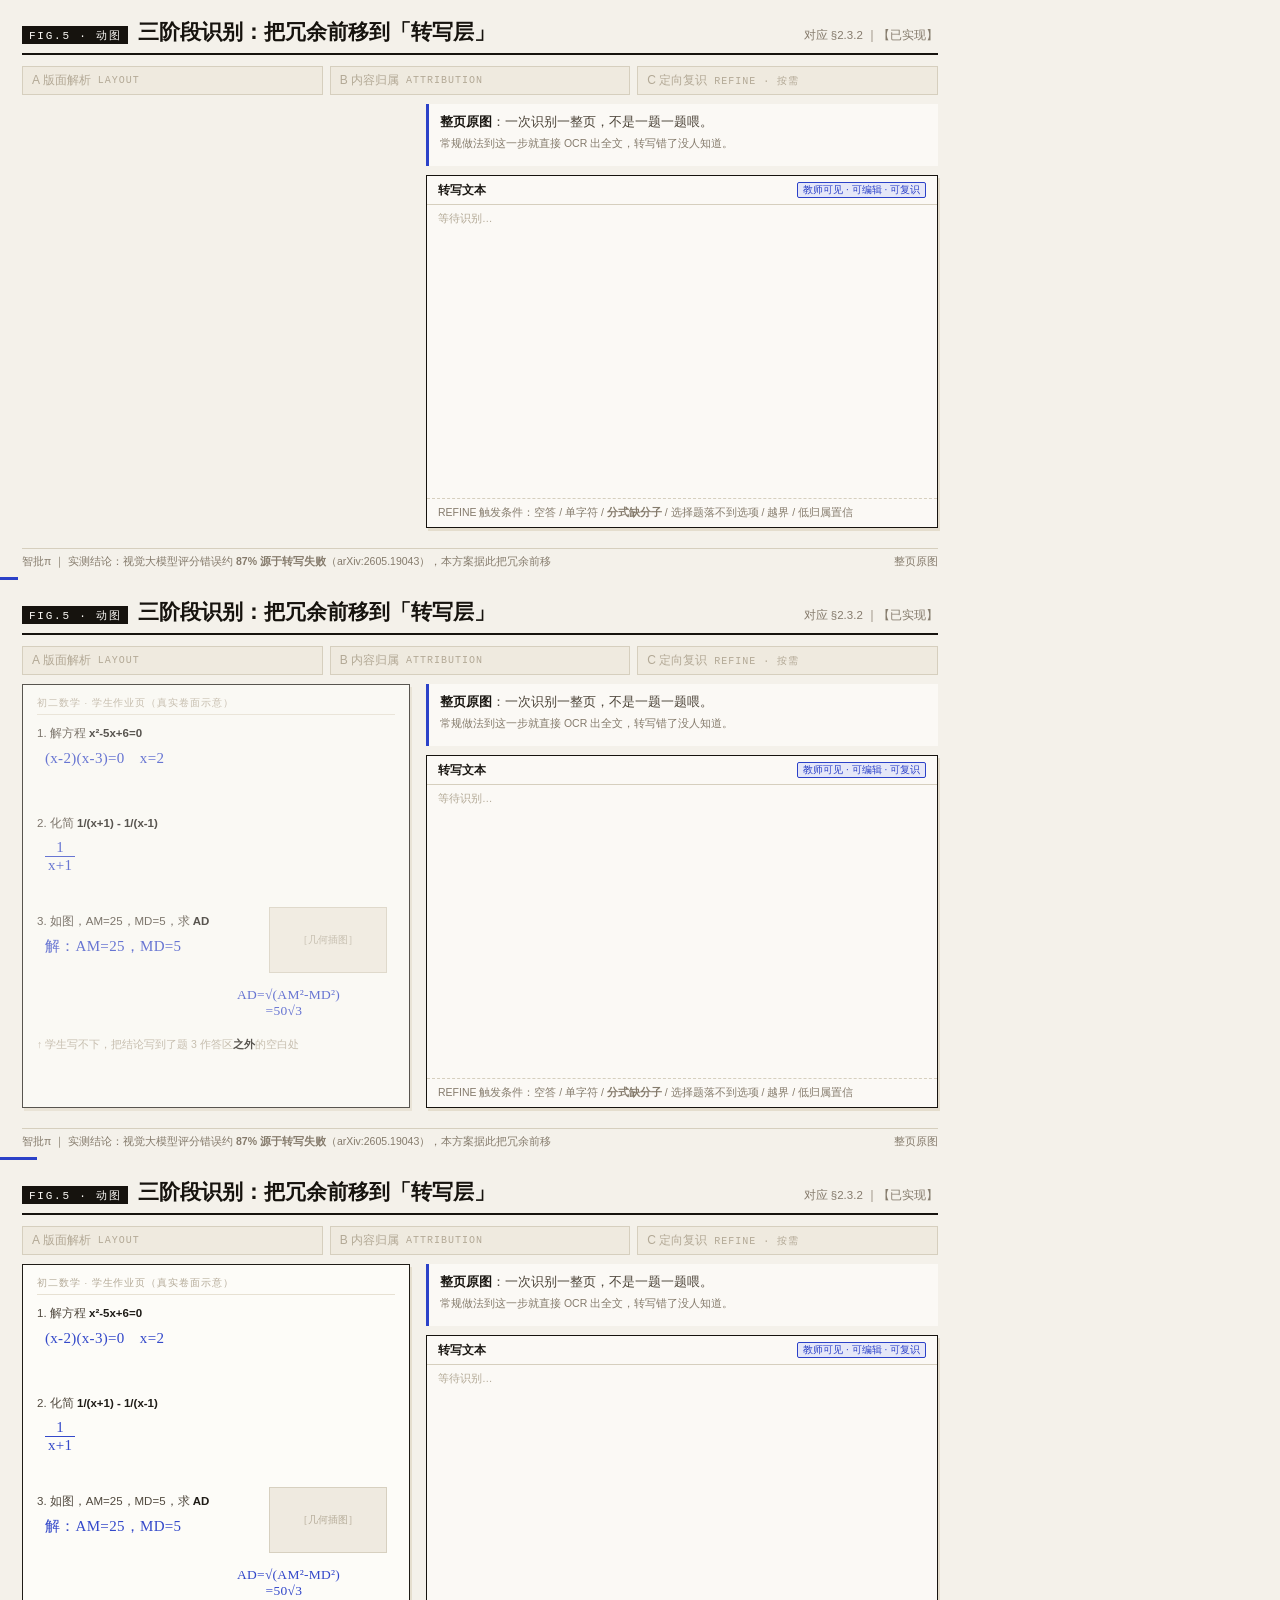
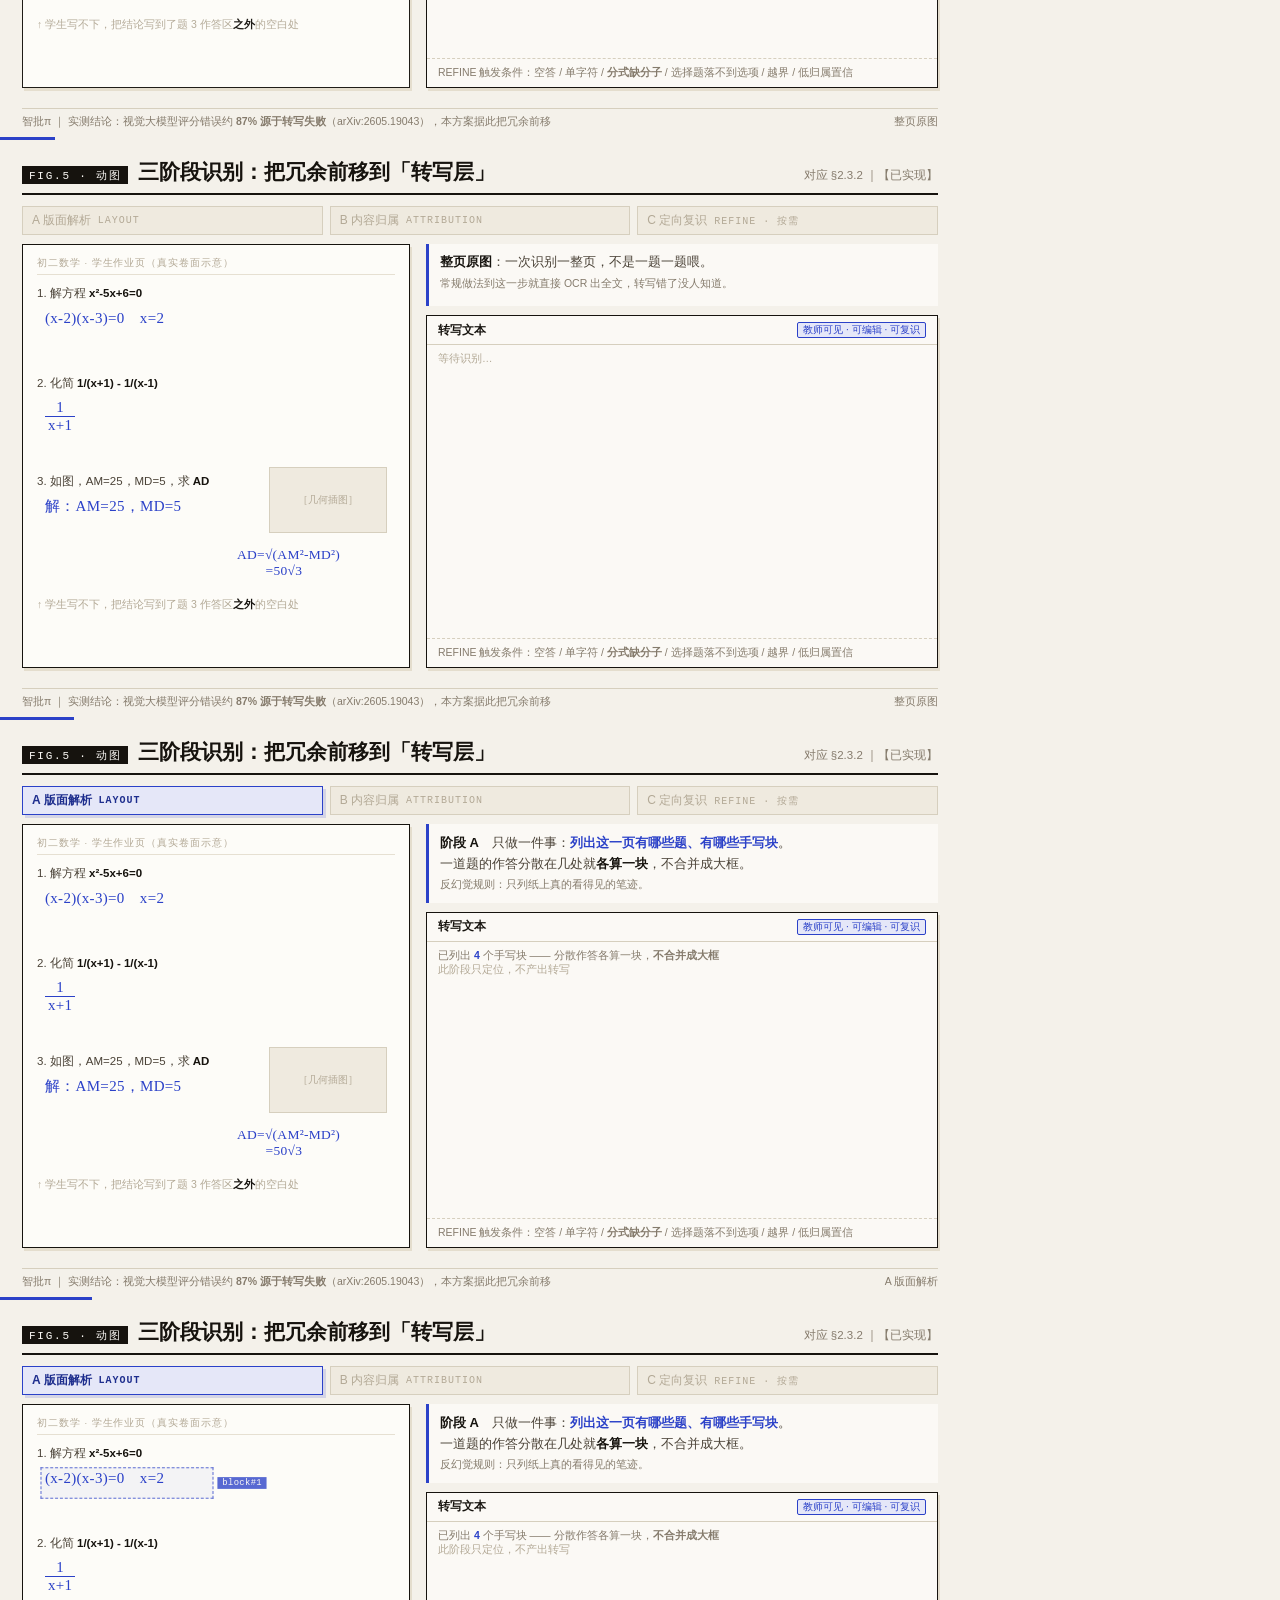
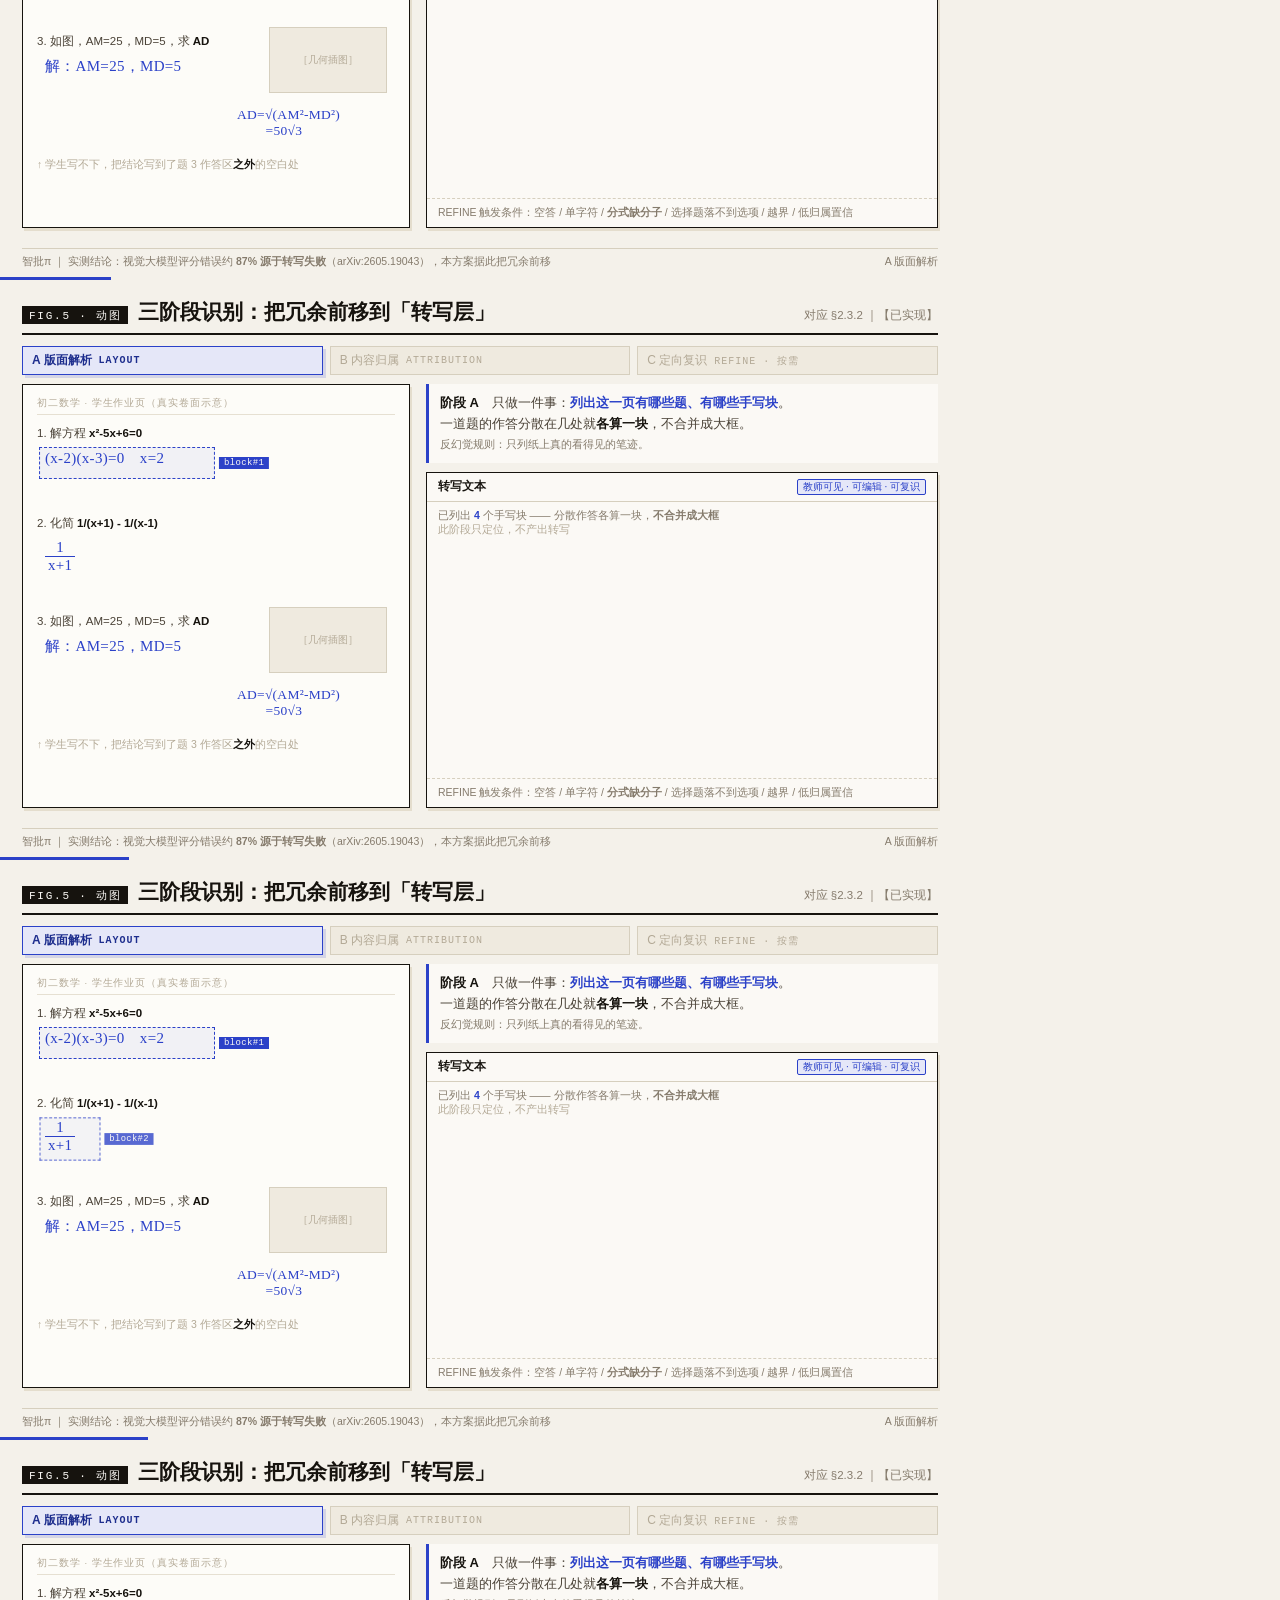
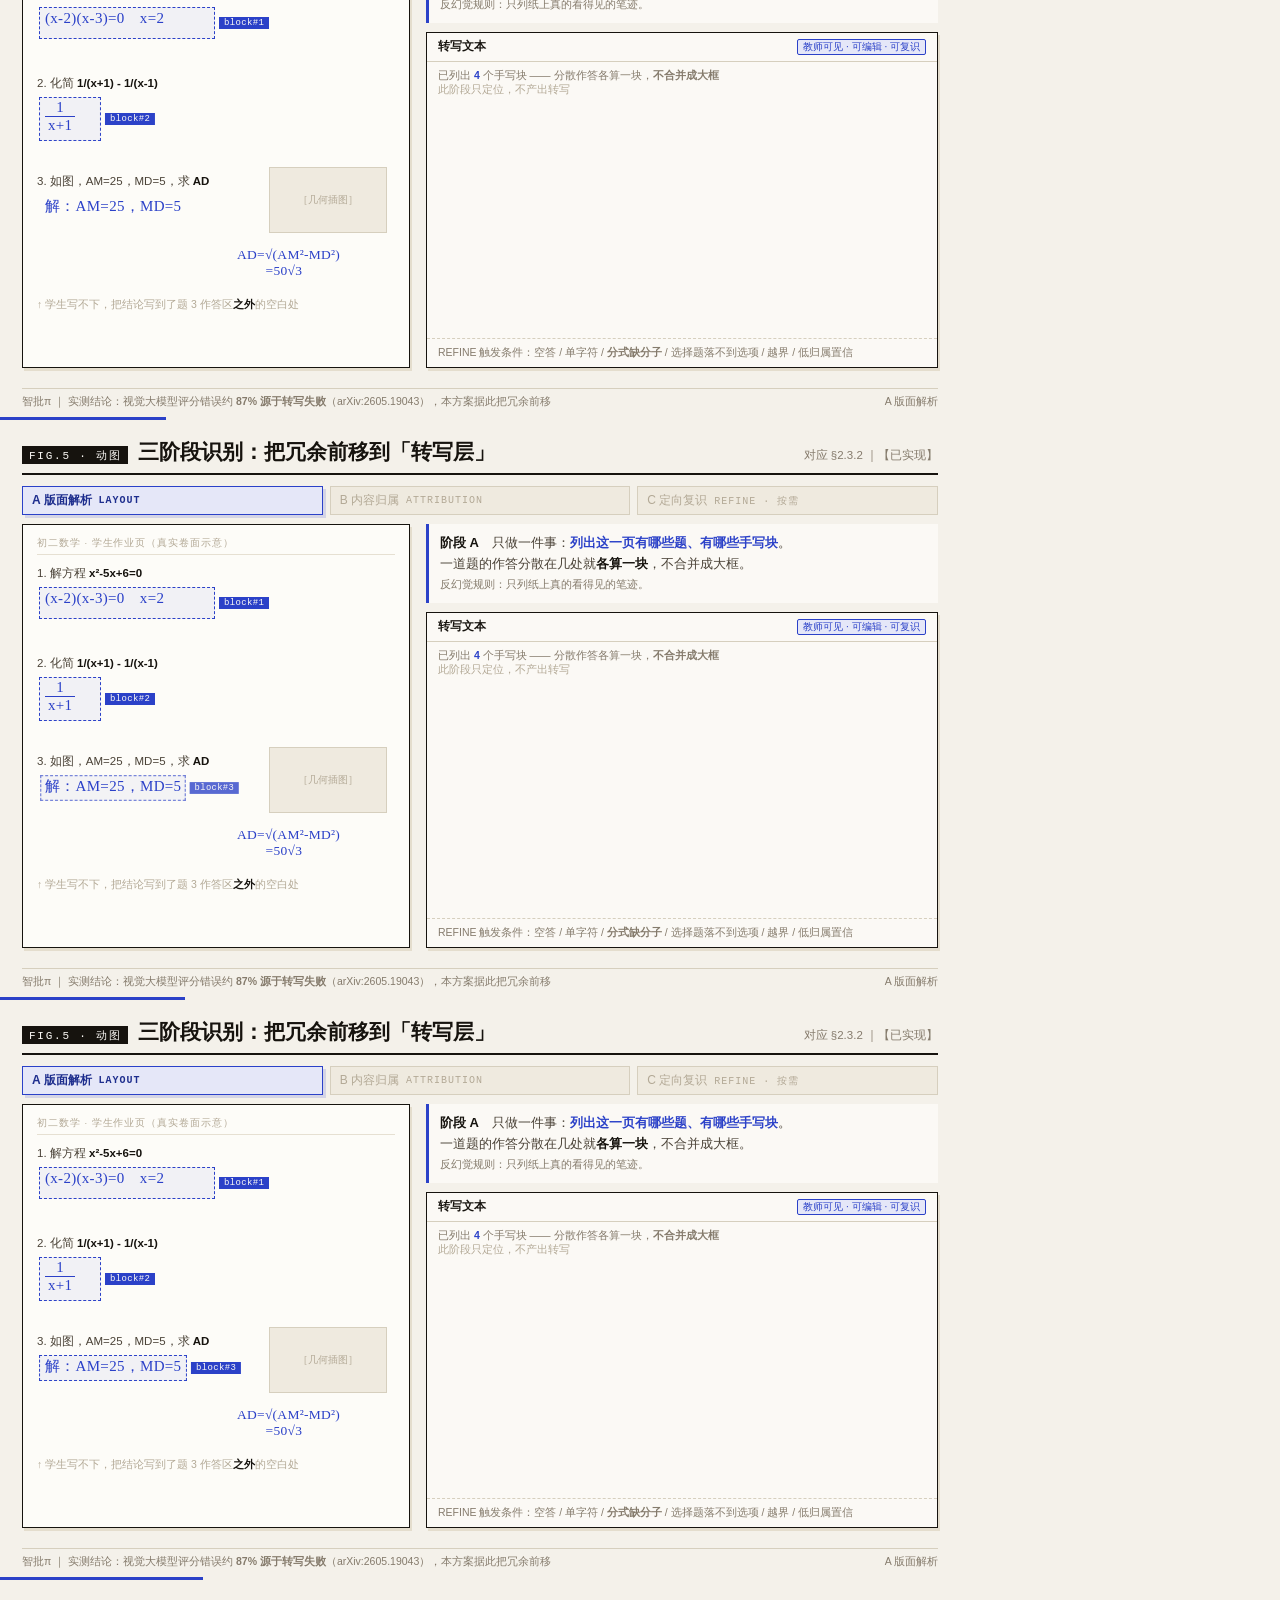
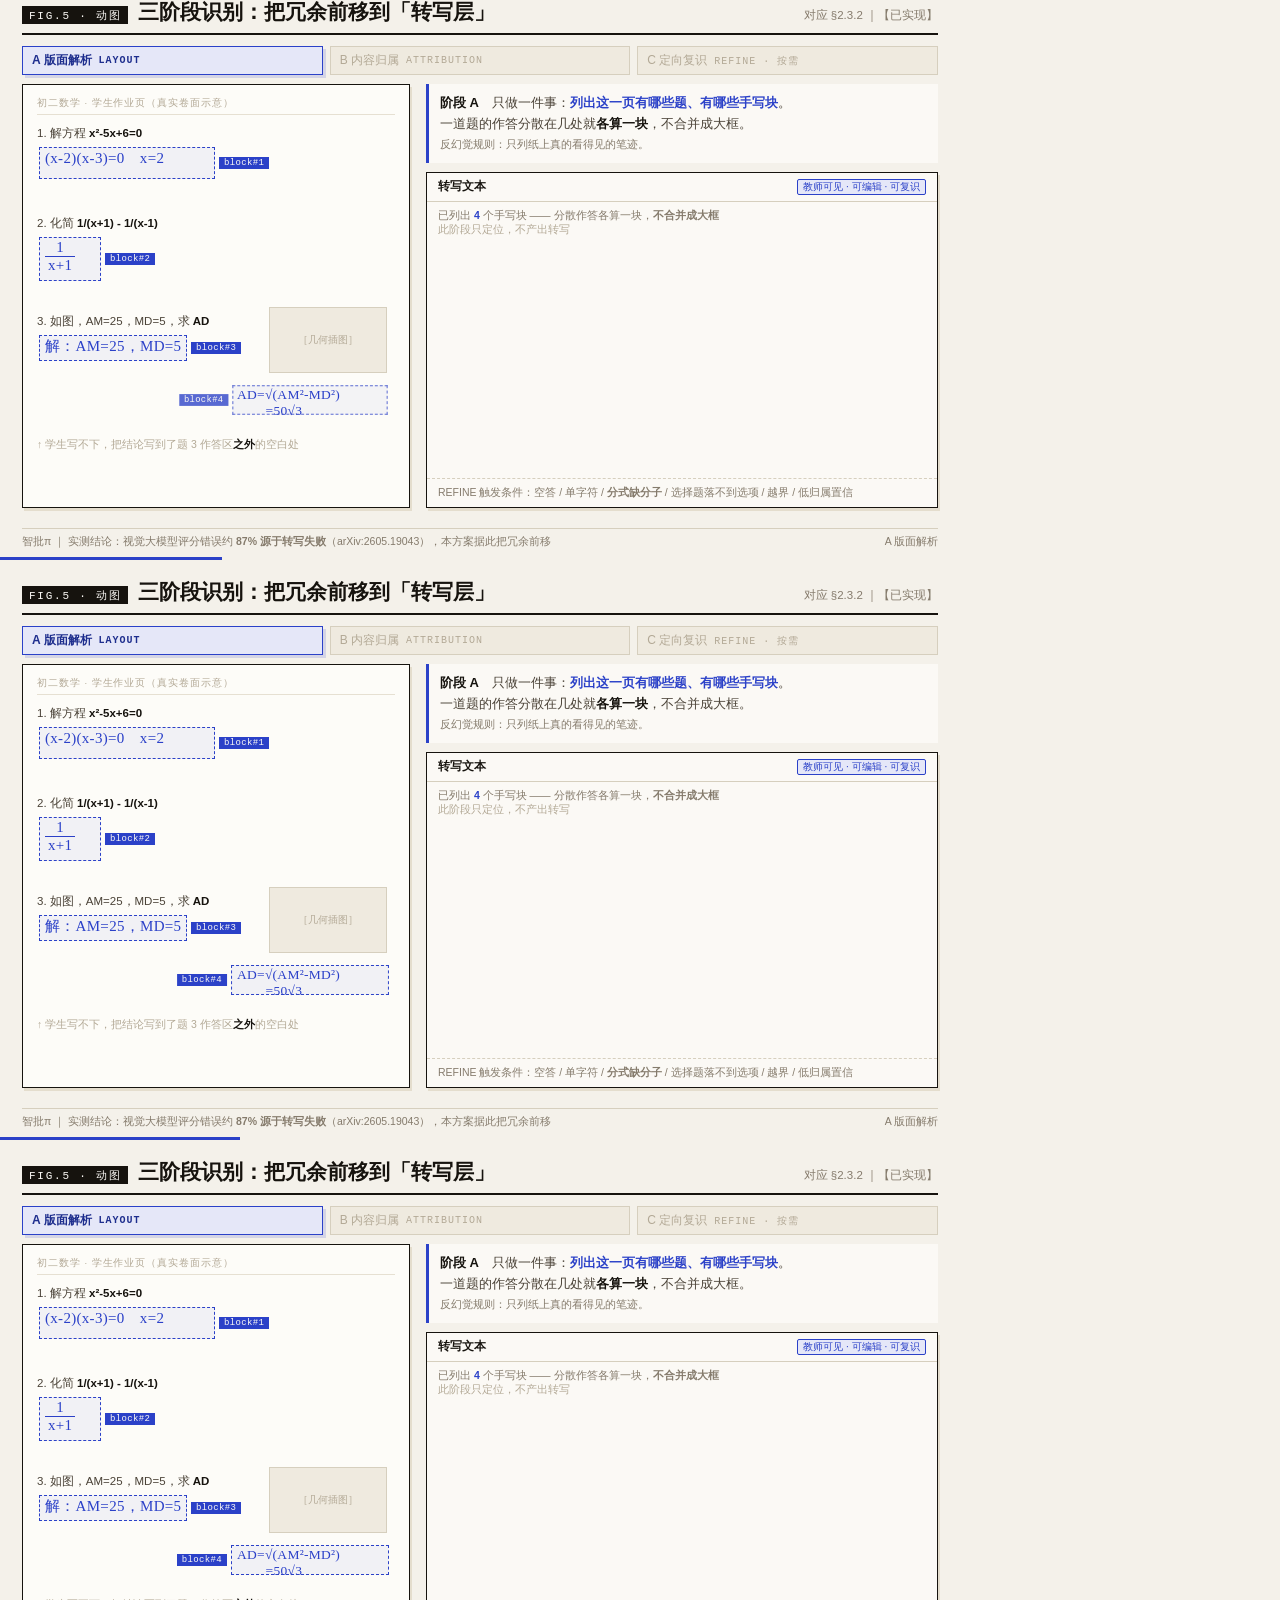
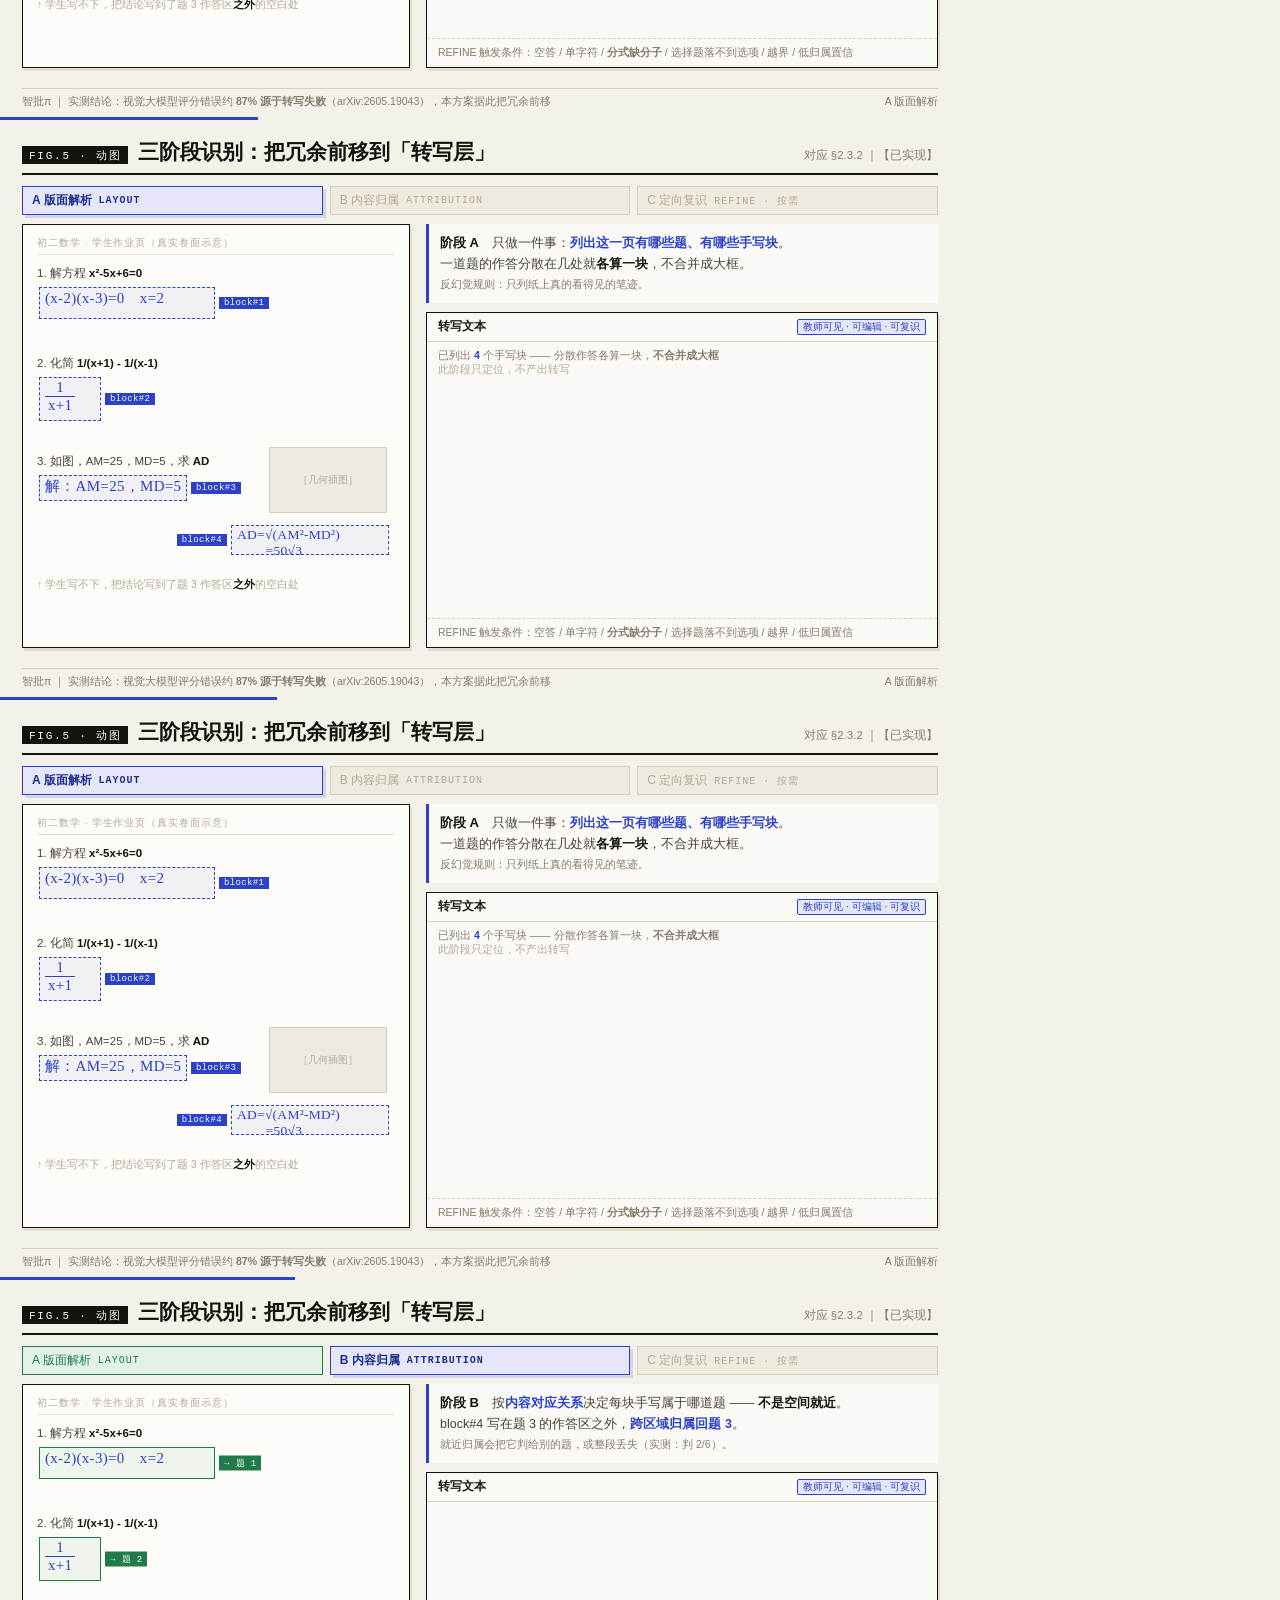
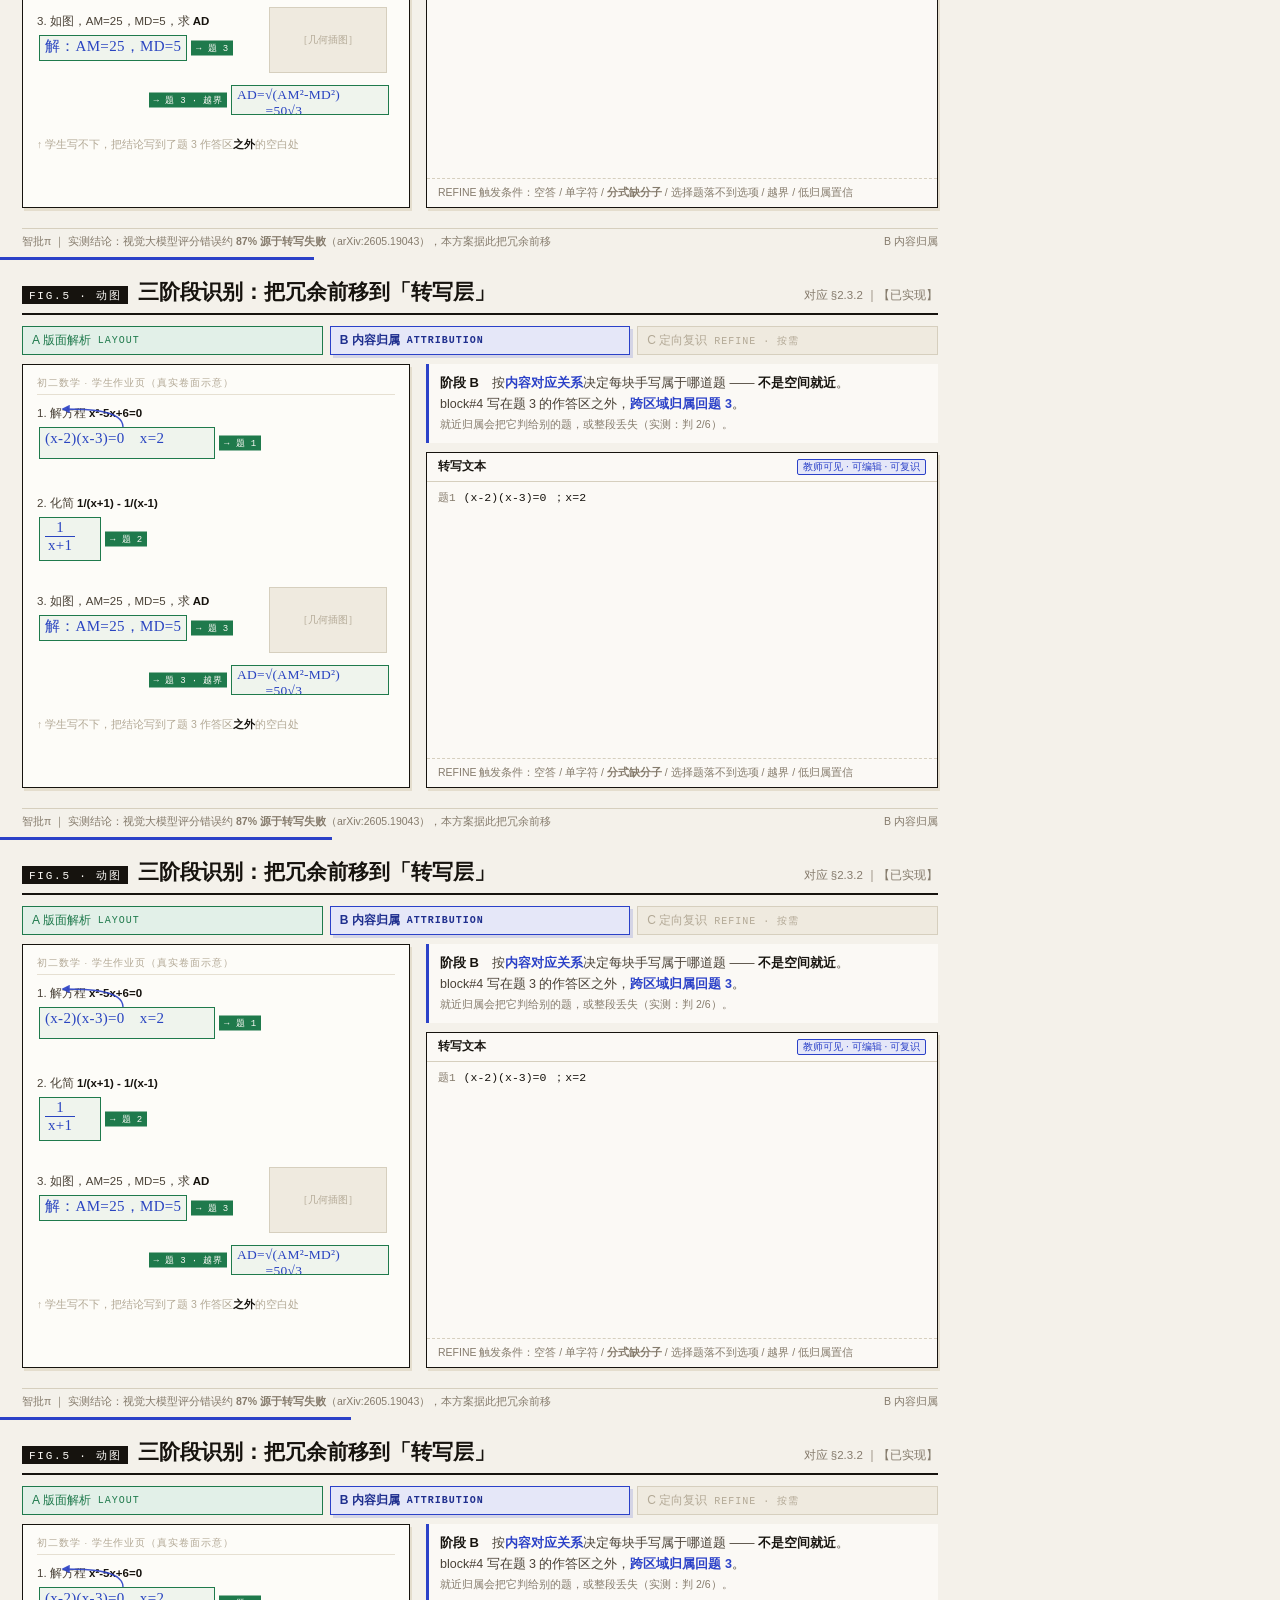
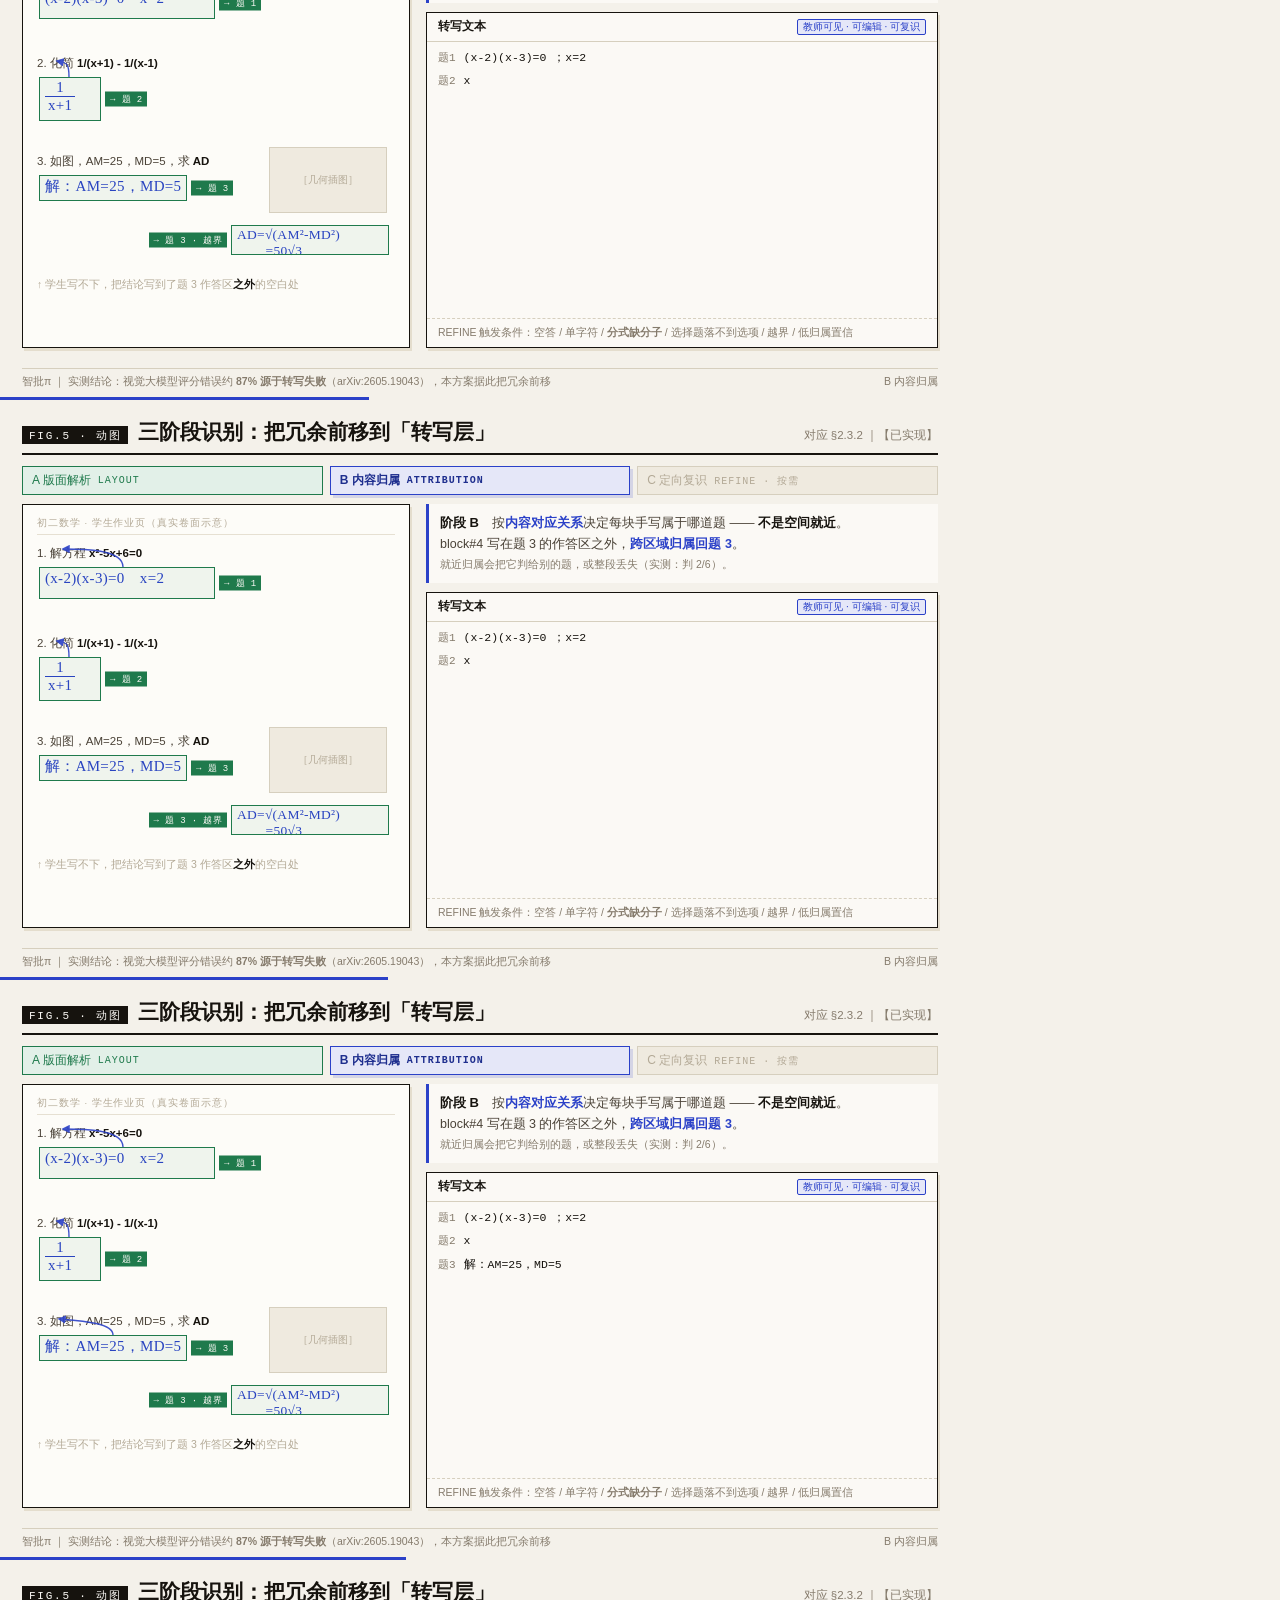
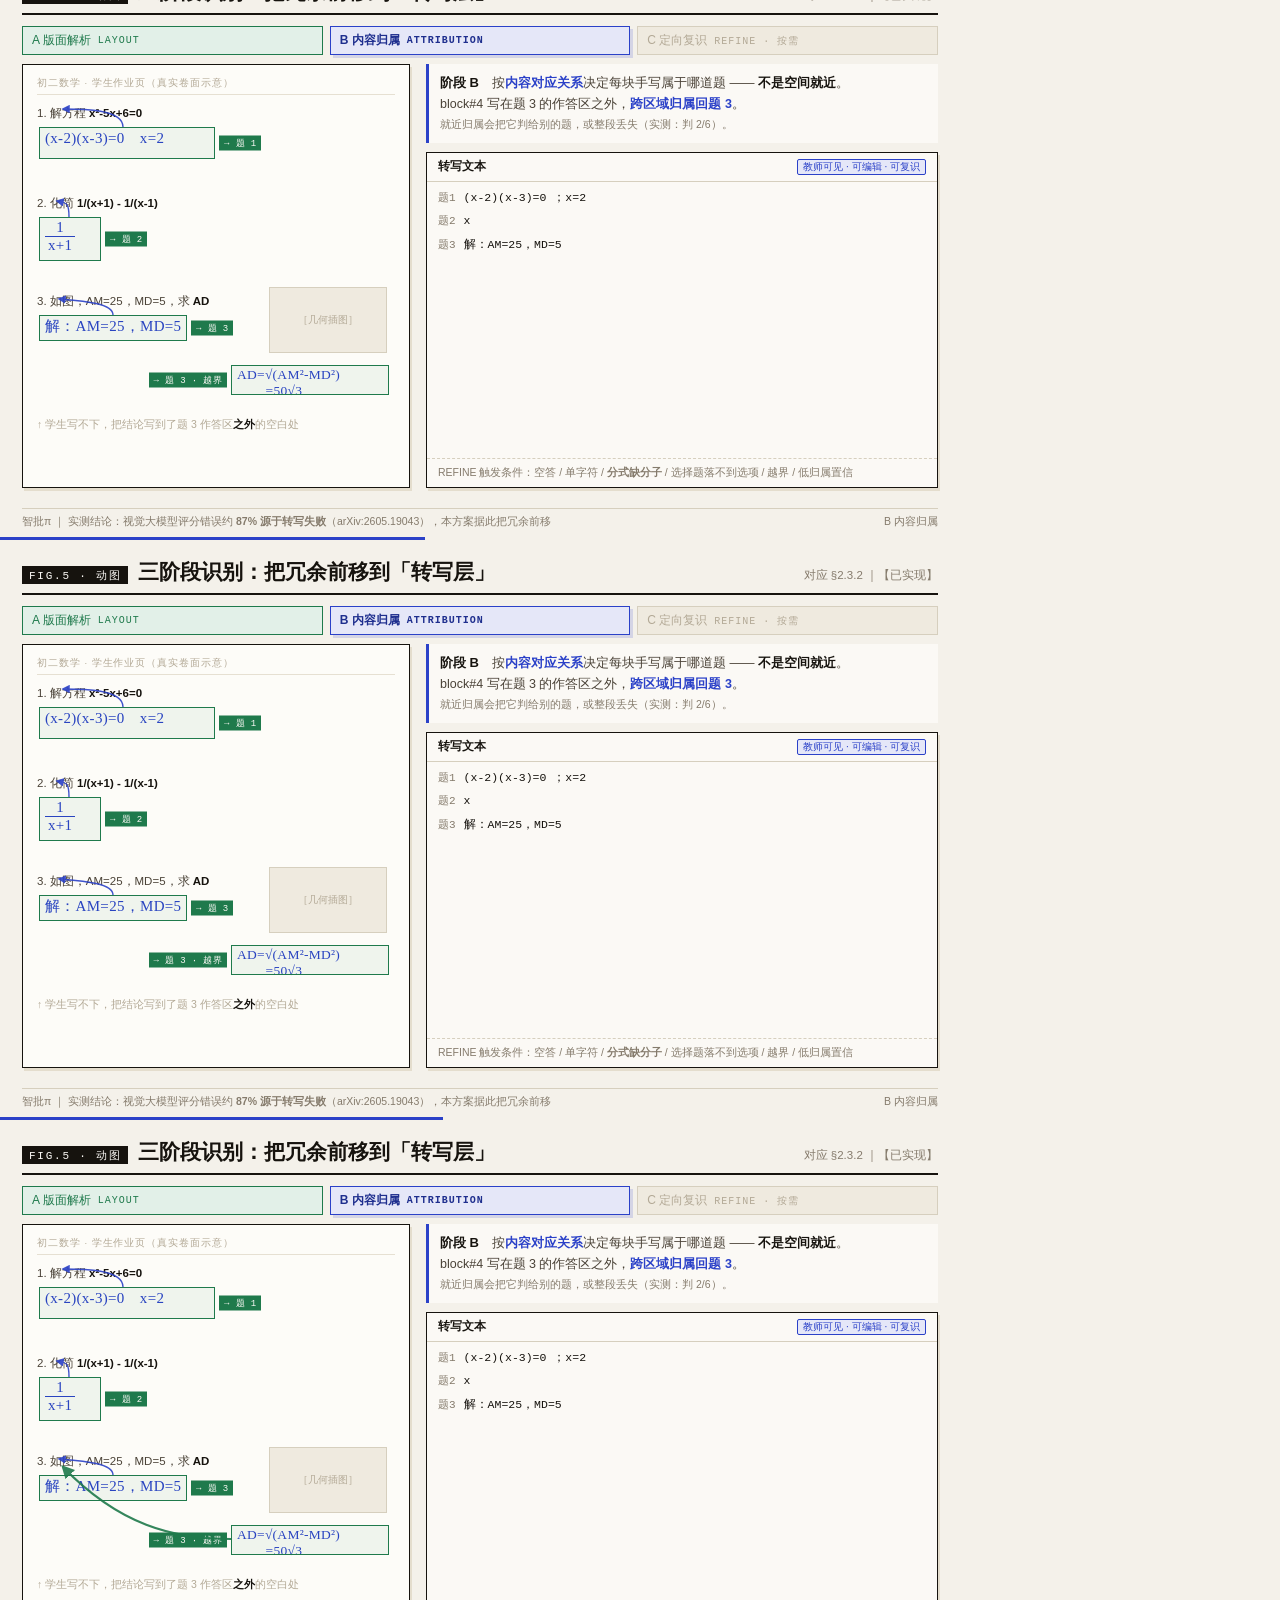
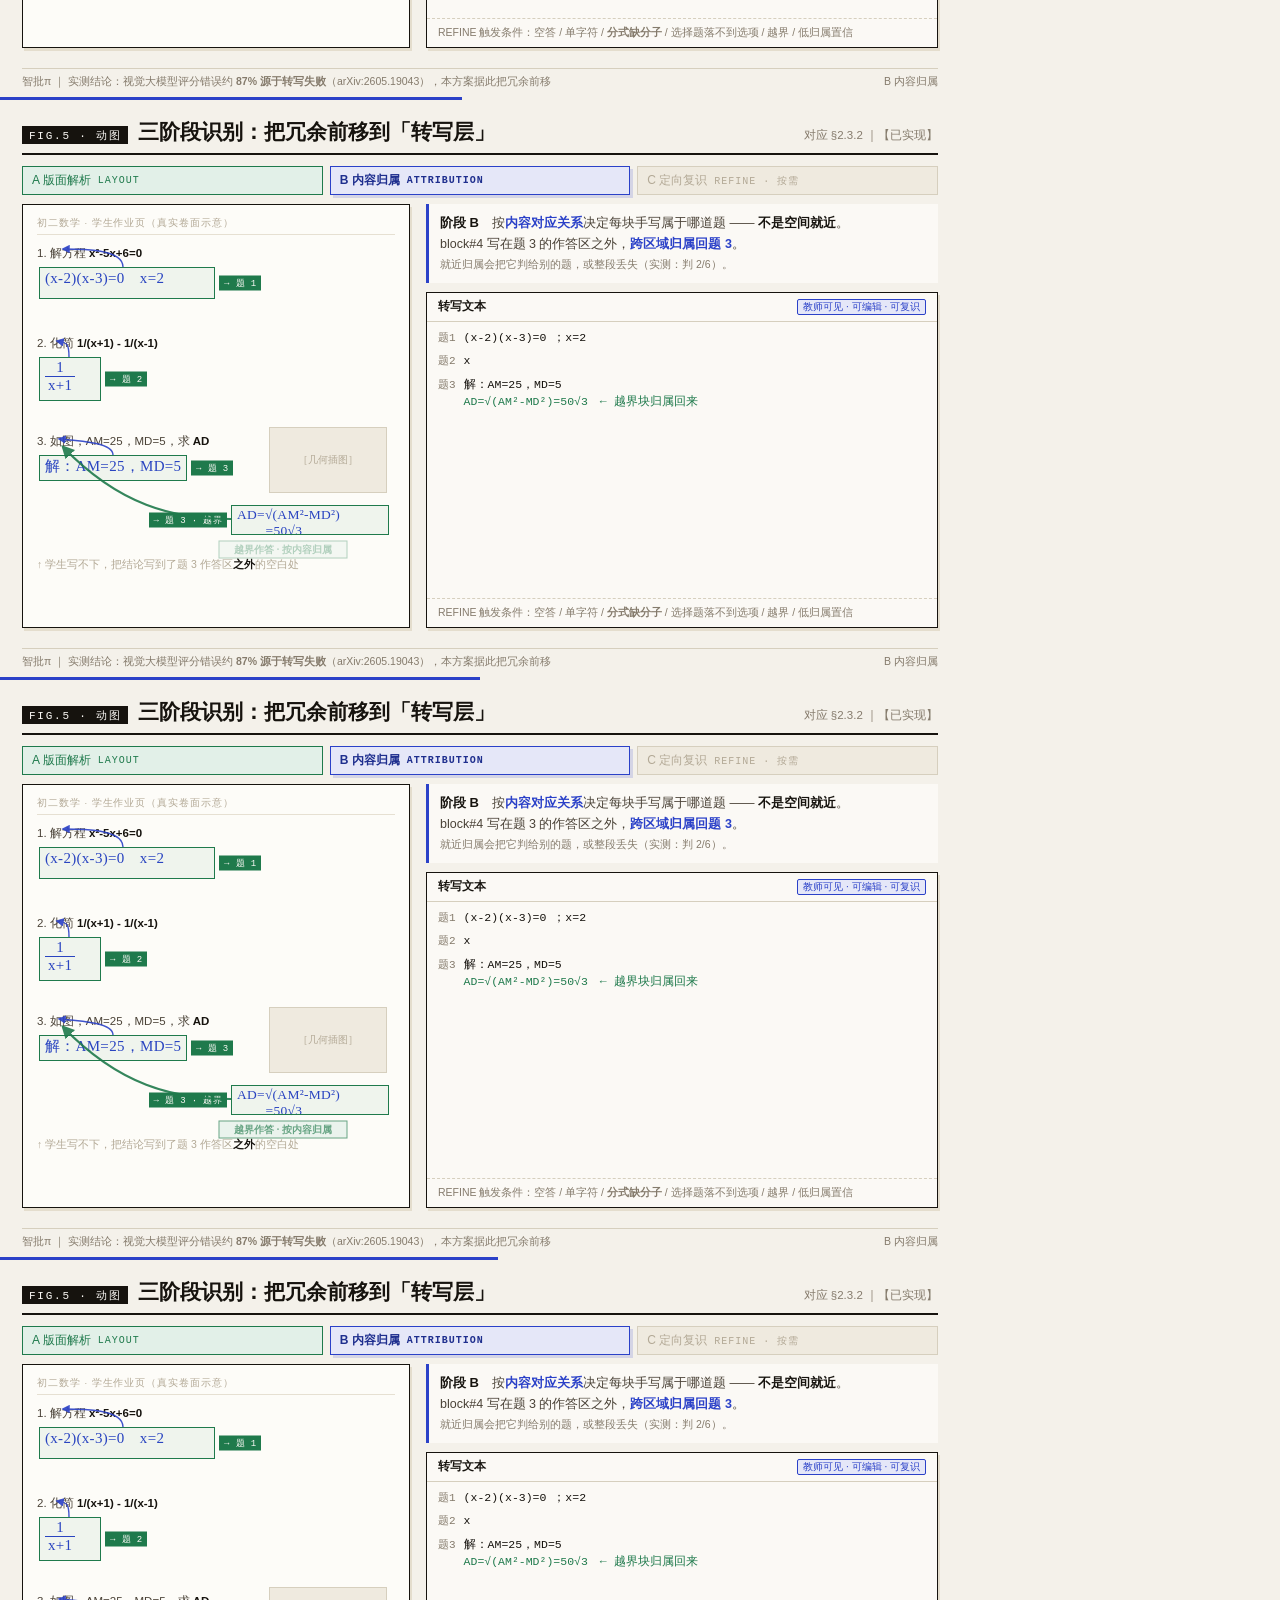
<file: tools/figures/g1-recognize.html>
<!doctype html>
<html lang="zh-CN">
<head>
<meta charset="utf-8">
<title>G1 三阶段识别链路</title>
<link rel="stylesheet" href="base.css">
<style>
  body { background: var(--paper); }
  .frame {
    position: relative; width: 960px; height: 580px;
    background: var(--paper); overflow: hidden;
    padding: 18px 22px 14px;
  }
  .hd { display: flex; align-items: baseline; gap: 10px; border-bottom: 2px solid var(--ink); padding-bottom: 7px; }
  .hd .n { font-family: var(--font-mono); font-size: 11px; letter-spacing: .16em; background: var(--ink); color: var(--paper-white); padding: 2px 7px 1px; }
  .hd .t { font-family: var(--font-serif); font-size: 21px; font-weight: 700; }
  .hd .s { margin-left: auto; font-size: 11.5px; color: var(--ink-soft); }

  .stage-bar { display: flex; gap: 7px; margin: 11px 0 9px; }
  .pill {
    flex: 1; border: 1.5px solid var(--rule); background: var(--paper-warm);
    padding: 5px 9px; font-size: 12px; color: var(--ink-faint);
    display: flex; align-items: center; gap: 7px;
  }
  .pill .k { font-family: var(--font-mono); font-size: 10px; letter-spacing: .1em; }
  .pill.on { border-color: var(--blue); background: var(--blue-lt); color: var(--blue-deep); font-weight: 700; box-shadow: var(--shadow-riso-blue); }
  .pill.done { border-color: var(--green); background: var(--green-lt); color: var(--green); }

  .stagearea { display: flex; gap: 16px; }

  /* ---- 作业页 ---- */
  .paper-sheet {
    position: relative; width: 388px; height: 424px; flex: none;
    background: #FDFCF8; border: 1.5px solid var(--ink);
    box-shadow: var(--shadow-riso); padding: 12px 14px;
  }
  .ph { font-size: 9.5px; color: var(--ink-faint); letter-spacing: .1em; border-bottom: 1px solid var(--rule-soft); padding-bottom: 4px; }
  .q { position: absolute; font-size: 11.5px; color: var(--ink-mid); line-height: 1.5; }
  .q b { color: var(--ink); font-weight: 700; }
  .hw {
    position: absolute; font-family: "Kaiti SC", KaiTi, "Segoe Script", cursive;
    color: #2B41C8; font-size: 15px; line-height: 1.25; letter-spacing: .02em;
  }
  .figbox {
    position: absolute; border: 1px solid var(--rule); background: var(--paper-warm);
    display: flex; align-items: center; justify-content: center;
    font-size: 9.5px; color: var(--ink-faint);
  }
  .frac { display: inline-block; text-align: center; vertical-align: middle; font-size: 13px; line-height: 1.1; }
  .frac .nu { border-bottom: 1.4px solid currentColor; padding: 0 3px; display: block; }
  .frac .de { padding: 0 3px; display: block; }

  /* 识别框 */
  .bx { position: absolute; border: 1.6px dashed var(--blue); background: rgba(43,65,200,.055); }
  .bx .cap {
    position: absolute; top: 50%; transform: translateY(-50%);
    left: calc(100% + 5px); font-family: var(--font-mono);
    font-size: 9px; color: var(--paper-white); background: var(--blue);
    padding: 1px 5px; white-space: nowrap; letter-spacing: .04em;
  }
  .bx.left .cap { left: auto; right: calc(100% + 5px); }
  .bx.below .cap { left: -1px; top: calc(100% + 3px); transform: none; }
  .bx.warn { border-color: var(--red); background: rgba(216,51,42,.07); }
  .bx.warn .cap { background: var(--red); }
  .bx.ok { border-style: solid; border-color: var(--green); background: rgba(31,122,76,.06); }
  .bx.ok .cap { background: var(--green); }

  /* ---- 右栏 ---- */
  .side { flex: 1; display: flex; flex-direction: column; gap: 9px; }
  .say {
    border-left: 3px solid var(--blue); background: var(--paper-white);
    padding: 8px 11px; font-size: 12.5px; color: var(--ink-mid); line-height: 1.65; min-height: 62px;
  }
  .say b { color: var(--ink); }
  .say .hl { color: var(--blue); font-weight: 700; }
  .say.red { border-color: var(--red); }
  .say.red .hl { color: var(--red); }
  .say.green { border-color: var(--green); }
  .say.green .hl { color: var(--green); }

  .panel { border: 1.5px solid var(--ink); background: var(--paper-white); box-shadow: var(--shadow-riso); flex: 1; display: flex; flex-direction: column; }
  .panel .ttl {
    font-size: 11.5px; font-weight: 700; padding: 6px 11px;
    border-bottom: 1px solid var(--rule); display: flex; align-items: center; gap: 7px;
  }
  .panel .ttl .badge { margin-left: auto; font-size: 10px; font-weight: 400; color: var(--blue); border: 1px solid var(--blue); background: var(--blue-lt); padding: 0 5px; border-radius: 2px; }
  .rows { padding: 7px 11px; display: flex; flex-direction: column; gap: 6px; }
  .rw { font-size: 11.5px; display: flex; gap: 8px; align-items: flex-start; line-height: 1.5; }
  .rw .qn { font-family: var(--font-mono); color: var(--ink-soft); flex: none; font-size: 11px; padding-top: 1px; }
  .rw .tx { font-family: var(--font-mono); font-size: 11.5px; color: var(--ink); }
  .rw .tx.bad { color: var(--red); text-decoration: underline wavy var(--red) 1px; text-underline-offset: 3px; }
  .rw .tx.fixed { color: var(--green); }
  .rw .add { color: var(--green); }
  .mini { font-size: 10.5px; color: var(--ink-soft); }

  /* 放大复识卡片 */
  .zoom {
    position: absolute; border: 2px solid var(--red); background: var(--paper-white);
    box-shadow: 0 10px 30px rgba(22,19,14,.22); padding: 9px 12px; z-index: 30;
  }
  .zoom .zh { font-size: 10px; font-family: var(--font-mono); color: var(--red); letter-spacing: .06em; margin-bottom: 5px; }
  .zoom .zbody { display: flex; align-items: center; gap: 13px; }
  .zoom .big { font-family: "Kaiti SC", KaiTi, cursive; color: #2B41C8; font-size: 26px; }
  .zoom .arw { color: var(--ink-faint); font-size: 15px; }
  .zoom .res { font-family: var(--font-mono); font-size: 13px; }

  .foot { position: absolute; left: 22px; right: 22px; bottom: 11px;
          display: flex; justify-content: space-between; font-size: 10.5px; color: var(--ink-soft);
          border-top: 1px solid var(--rule); padding-top: 6px; }
  .prog { position: absolute; left: 0; bottom: 0; height: 3px; background: var(--blue); }
</style>
</head>
<body>
<script>
const W = 960, H = 580, TOTAL = 52;
const cl = (v, a, b) => Math.max(a, Math.min(b, v));
const p = (f, t0, dur) => cl((f - t0) / dur, 0, 1);   // 0→1 进度
const ease = t => 1 - Math.pow(1 - t, 3);

/* 手写块：作业页内坐标 */
const BOXES = [
  { id: 'b1', x: 16,  y: 62,  w: 176, h: 32, cap: 'block#1',  t: 4  },
  { id: 'b2', x: 16,  y: 152, w: 62,  h: 44, cap: 'block#2',  t: 6  },
  { id: 'b3', x: 16,  y: 250, w: 148, h: 26, cap: 'block#3',  t: 8  },
  { id: 'b4', x: 208, y: 300, w: 158, h: 30, cap: 'block#4',  t: 10, side: 'left' },
];

function phaseOf(f) {
  if (f < 4)  return 0;                 // 原图
  if (f < 16) return 1;                 // LAYOUT
  if (f < 30) return 2;                 // ATTRIBUTION
  if (f < 46) return 3;                 // REFINE
  return 4;                             // 收尾
}

const SAY = {
  0: ['', '<b>整页原图</b>：一次识别一整页，不是一题一题喂。<br><span class="mini">常规做法到这一步就直接 OCR 出全文，转写错了没人知道。</span>'],
  1: ['A', '只做一件事：<span class="hl">列出这一页有哪些题、有哪些手写块</span>。<br>一道题的作答分散在几处就<b>各算一块</b>，不合并成大框。<br><span class="mini">反幻觉规则：只列纸上真的看得见的笔迹。</span>'],
  2: ['B', '按<span class="hl">内容对应关系</span>决定每块手写属于哪道题 —— <b>不是空间就近</b>。<br>block#4 写在题 3 的作答区之外，<span class="hl">跨区域归属回题 3</span>。<br><span class="mini">就近归属会把它判给别的题，或整段丢失（实测：判 2/6）。</span>'],
  3: ['C', '<span class="hl">fraction_mismatch</span> 触发：小问数与分数线数对不上 —— block#2 疑似<b>只读到分母</b>。<br>裁出局部<b>放大图单独再问一次</b>，就地修正转写。<br><span class="mini">这一类最隐蔽：长度正常、归属把握高、没越界，旧触发条件一条都不亮。</span>'],
  4: ['✓', '转写结果<span class="hl">教师可见、可编辑、可复识</span> —— 才进入批改。<br><b>冗余必须放在转写层</b>：转写错了，评分层再怎么冗余都发现不了。<br><span class="mini">任一阶段失败自动降级回单次调用；强模型只做小图复识，不读整页。</span>'],
};

function frameHTML(f) {
  const ph = phaseOf(f);
  const sheetIn = ease(p(f, 0, 3));

  /* ---- 识别框 ---- */
  let boxes = '';
  if (ph >= 1) {
    for (const b of BOXES) {
      const a = ease(p(f, b.t, 2.5));
      if (a <= 0) continue;
      let kind = '', cap = b.cap, extra = b.side || '';
      if (ph >= 2 && b.id === 'b4') { kind = 'ok'; cap = '→ 题 3 · 越界'; }
      else if (ph >= 2) { kind = 'ok'; cap = '→ 题 ' + b.cap.slice(-1); }
      if (ph === 3 && b.id === 'b2' && f >= 30) { kind = 'warn'; cap = 'fraction_mismatch'; extra = 'below'; }
      if (ph === 4 && b.id === 'b2') { kind = 'ok'; cap = '→ 题 2 · 已修正'; }
      if (ph === 3 && b.id !== 'b2') cap = '';        // 复识阶段只聚焦被复识的那一块
      const sc = 0.92 + 0.08 * a;
      boxes += `<div class="bx ${kind} ${extra}" style="left:${b.x}px;top:${b.y}px;width:${b.w}px;height:${b.h}px;
                opacity:${a};transform:scale(${sc});transform-origin:center">
                  ${cap ? `<span class="cap">${cap}</span>` : ''}</div>`;
    }
  }

  /* ---- 归属连线（作业页内 SVG） ---- */
  let links = '';
  if (ph >= 2) {
    const L = [
      { d: 'M 100,62 C 100,44 60,44 40,44',   t: 16 },   // block1 → 题1
      { d: 'M 46,152 C 46,138 44,138 34,136', t: 18 },   // block2 → 题2
      { d: 'M 90,250 C 90,238 60,236 36,234', t: 20 },   // block3 → 题3
      { d: 'M 208,314 C 150,314 96,300 40,242', t: 23, hot: 1 },  // block4 → 题3（跨区域）
    ];
    const paths = L.map(l => {
      const a = p(f, l.t, 3.2);
      if (a <= 0) return '';
      return `<path d="${l.d}" fill="none" stroke="${l.hot ? '#1F7A4C' : '#2B41C8'}"
              stroke-width="${l.hot ? 2.2 : 1.4}" stroke-dasharray="300" stroke-dashoffset="${300 - 300 * ease(a)}"
              marker-end="url(#a${l.hot ? 'g' : 'b'})" opacity=".9"/>`;
    }).join('');
    const tagA = p(f, 24, 3);
    links = `<svg style="position:absolute;left:0;top:0;width:100%;height:100%;pointer-events:none;z-index:12">
      <defs>
        <marker id="ab" viewBox="0 0 10 10" refX="8" refY="5" markerWidth="6" markerHeight="6" orient="auto"><path d="M0,0 L10,5 L0,10 z" fill="#2B41C8"/></marker>
        <marker id="ag" viewBox="0 0 10 10" refX="8" refY="5" markerWidth="6" markerHeight="6" orient="auto"><path d="M0,0 L10,5 L0,10 z" fill="#1F7A4C"/></marker>
      </defs>${paths}
      ${tagA > 0 ? `<g opacity="${tagA}"><rect x="196" y="336" width="128" height="17" fill="#E2F0E8" stroke="#1F7A4C" stroke-width="1"/>
      <text x="260" y="348" font-size="10" fill="#1F7A4C" font-family="Microsoft YaHei" text-anchor="middle" font-weight="bold">越界作答 · 按内容归属</text></g>` : ''}
    </svg>`;
  }

  /* ---- 放大复识卡片 ---- */
  let zoom = '';
  if (ph === 3 && f >= 33) {
    const a = ease(p(f, 33, 3));
    const fixed = f >= 38;
    zoom = `<div class="zoom" style="left:142px;top:146px;width:222px;opacity:${a};transform:scale(${0.86 + 0.14 * a});transform-origin:0 0">
      <div style="position:absolute;left:-9px;top:16px;width:0;height:0;border-top:6px solid transparent;border-bottom:6px solid transparent;border-right:9px solid var(--red)"></div>
      <div class="zh">REFINE · 裁图放大 · 独立重问</div>
      <div class="zbody">
        <span class="big"><span class="frac"><span class="nu">1</span><span class="de">x+1</span></span></span>
        <span class="arw">→</span>
        <span class="res">${fixed
          ? '<b style="color:#1F7A4C">1/(x+1)</b><br><span style="font-size:10px;color:#857B6C">原读作 <b style="color:#D8332A">x</b> · 漏掉分子</span>'
          : '<span style="color:#857B6C">读取中…</span>'}</span>
      </div>
    </div>`;
  }

  /* ---- 转写面板 ---- */
  const rowShow = t => p(f, t, 2) > 0 ? '' : 'visibility:hidden';
  const layoutNote = '<div class="mini">已列出 <b style="color:#2B41C8">4</b> 个手写块 —— 分散作答各算一块，<b>不合并成大框</b><br><span style="color:var(--ink-faint)">此阶段只定位，不产出转写</span></div>';
  const q2fixed = f >= 38;
  const q3full = ph >= 2 && f >= 25;
  const rows = `
    <div class="rw" style="${rowShow(16)}"><span class="qn">题1</span><span class="tx">(x-2)(x-3)=0 ；x=2</span></div>
    <div class="rw" style="${rowShow(18)}"><span class="qn">题2</span><span class="tx ${q2fixed ? 'fixed' : (ph >= 3 ? 'bad' : '')}">${q2fixed ? '1/(x+1)' : 'x'}</span>${
      q2fixed ? '<span class="mini" style="margin-left:auto;color:#1F7A4C">已修正 · 标待复核</span>'
              : (ph >= 3 ? '<span class="mini" style="margin-left:auto;color:#D8332A">只读到分母</span>' : '')}</div>
    <div class="rw" style="${rowShow(20)}"><span class="qn">题3</span><span class="tx">解：AM=25，MD=5${
      q3full ? '<br><span class="add">AD=√(AM²-MD²)=50√3　← 越界块归属回来</span>' : ''}</span></div>`;

  const say = SAY[ph];
  const sayCls = ph === 3 ? 'say red' : (ph === 4 ? 'say green' : 'say');

  return `<div class="frame">
    <div class="hd">
      <span class="n">FIG.5 · 动图</span>
      <span class="t">三阶段识别：把冗余前移到「转写层」</span>
      <span class="s">对应 §2.3.2 ｜【已实现】</span>
    </div>

    <div class="stage-bar">
      <div class="pill ${ph === 1 ? 'on' : ph > 1 ? 'done' : ''}">A 版面解析 <span class="k">LAYOUT</span></div>
      <div class="pill ${ph === 2 ? 'on' : ph > 2 ? 'done' : ''}">B 内容归属 <span class="k">ATTRIBUTION</span></div>
      <div class="pill ${ph === 3 ? 'on' : ph > 3 ? 'done' : ''}">C 定向复识 <span class="k">REFINE · 按需</span></div>
    </div>

    <div class="stagearea">
      <div class="paper-sheet" style="opacity:${sheetIn}">
        <div class="ph">初二数学 · 学生作业页（真实卷面示意）</div>

        <div class="q" style="left:14px;top:40px">1. 解方程 <b>x²-5x+6=0</b></div>
        <div class="hw" style="left:22px;top:64px">(x-2)(x-3)=0　x=2</div>

        <div class="q" style="left:14px;top:130px">2. 化简 <b>1/(x+1) - 1/(x-1)</b></div>
        <div class="hw" style="left:22px;top:154px">
          <span class="frac" style="font-size:15px"><span class="nu">1</span><span class="de">x+1</span></span>
        </div>

        <div class="q" style="left:14px;top:228px">3. 如图，AM=25，MD=5，求 <b>AD</b></div>
        <div class="hw" style="left:22px;top:252px">解：AM=25，MD=5</div>
        <div class="figbox" style="left:246px;top:222px;width:118px;height:66px">［几何插图］</div>

        <div class="hw" style="left:214px;top:302px;font-size:13.5px">AD=√(AM²-MD²)</div>
        <div class="hw" style="left:214px;top:318px;font-size:13.5px">　　=50√3</div>

        <div class="q" style="left:14px;top:352px;color:var(--ink-faint);font-size:10.5px">
          ↑ 学生写不下，把结论写到了题 3 作答区<b>之外</b>的空白处</div>

        ${boxes}
        ${links}
        ${zoom}
      </div>

      <div class="side">
        <div class="${sayCls}">
          ${say[0] ? `<b style="font-size:13px">阶段 ${say[0]}</b>　` : ''}${say[1]}
        </div>
        <div class="panel">
          <div class="ttl">转写文本
            <span class="badge">教师可见 · 可编辑 · 可复识</span>
          </div>
          <div class="rows">${ph === 0 ? '<div class="mini" style="color:var(--ink-faint)">等待识别…</div>' : (ph === 1 ? layoutNote : rows)}</div>
          <div style="margin-top:auto;padding:7px 11px;border-top:1px dashed var(--rule)" class="mini">
            ${ph >= 4
              ? '<b style="color:#1F7A4C">转写确认后才进入批改</b> —— 教师看得到、改得动、可再复识一次'
              : 'REFINE 触发条件：空答 / 单字符 / <b>分式缺分子</b> / 选择题落不到选项 / 越界 / 低归属置信'}
          </div>
        </div>
      </div>
    </div>

    <div class="foot">
      <span>智批π ｜ 实测结论：视觉大模型评分错误约 <b>87% 源于转写失败</b>（arXiv:2605.19043），本方案据此把冗余前移</span>
      <span>${['整页原图', 'A 版面解析', 'B 内容归属', 'C 定向复识', '转写完成'][ph]}</span>
    </div>
    <div class="prog" style="width:${(f + 1) / TOTAL * W}px"></div>
  </div>`;
}

const q = new URLSearchParams(location.search);
const from = +(q.get('from') || 0), to = +(q.get('to') || TOTAL);
document.body.innerHTML = Array.from({ length: to - from }, (_, i) => frameHTML(from + i)).join('');
</script>
</body>
</html>
</file>
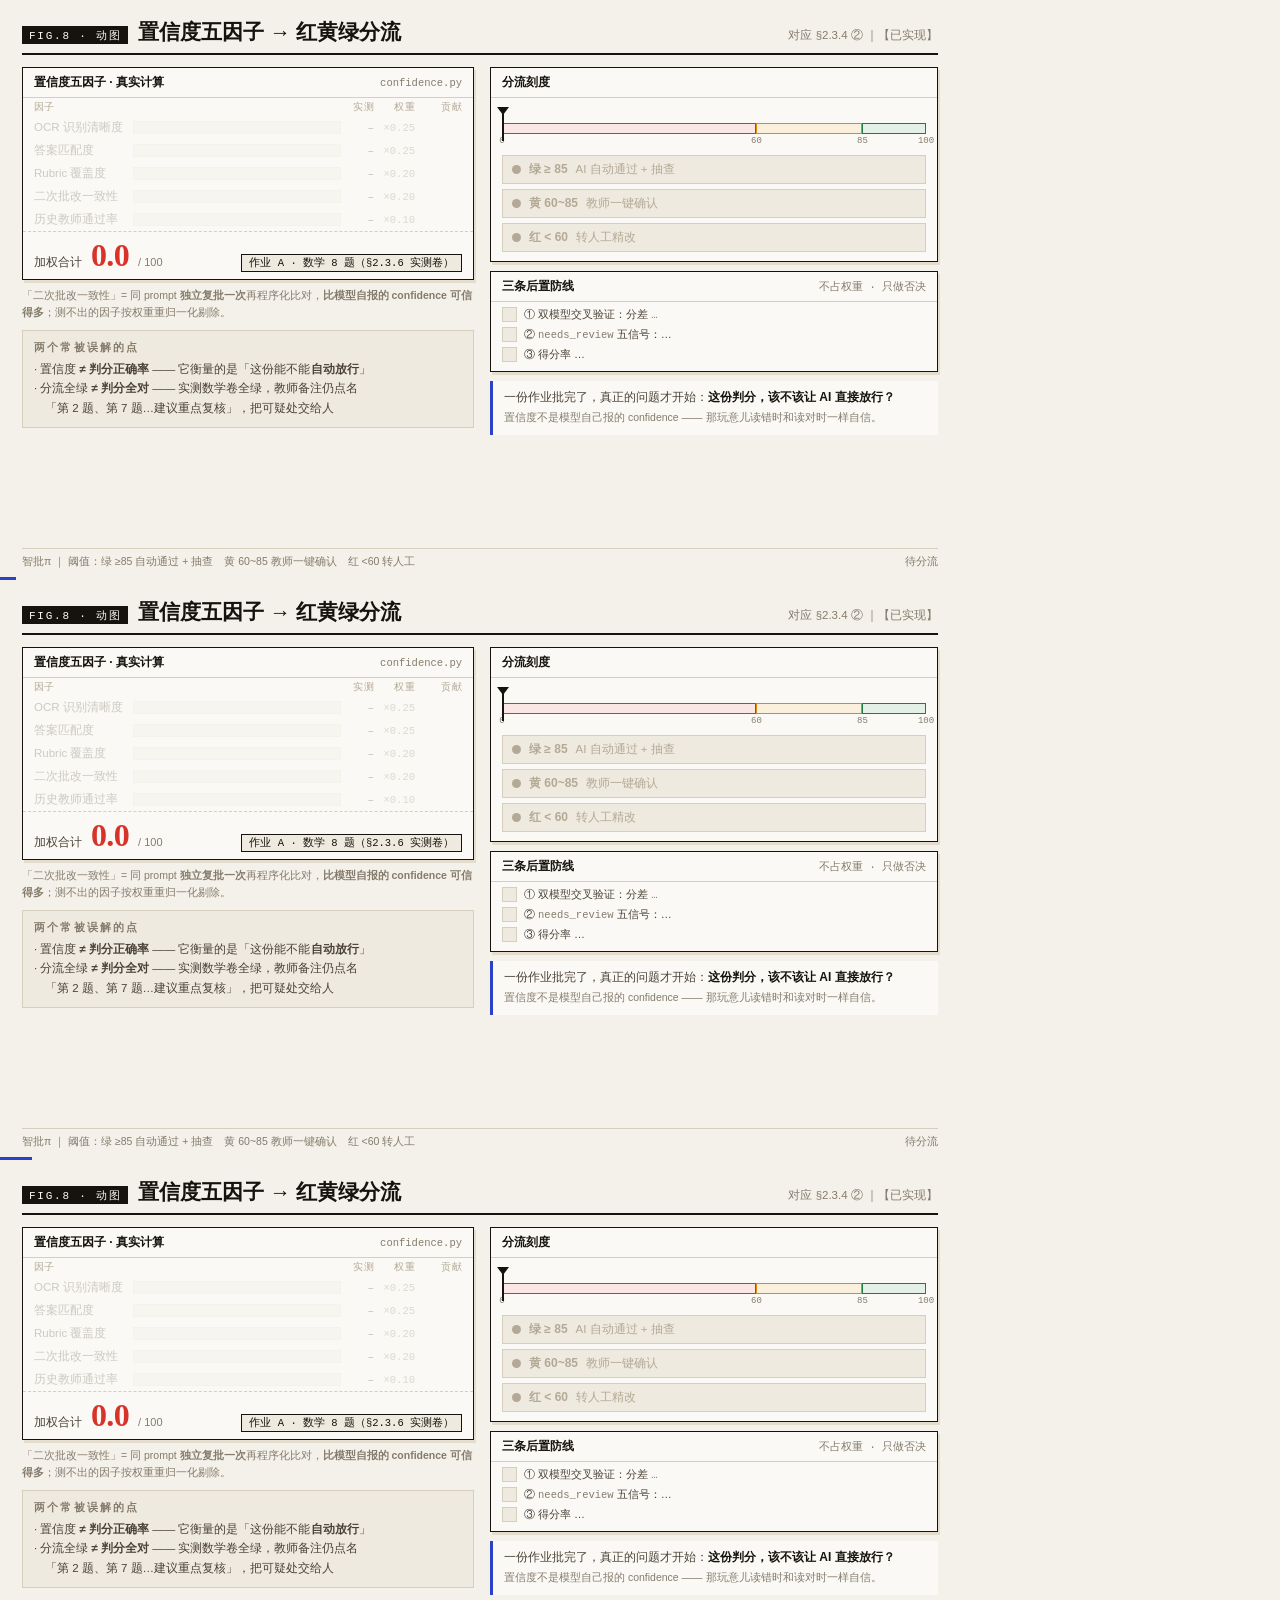
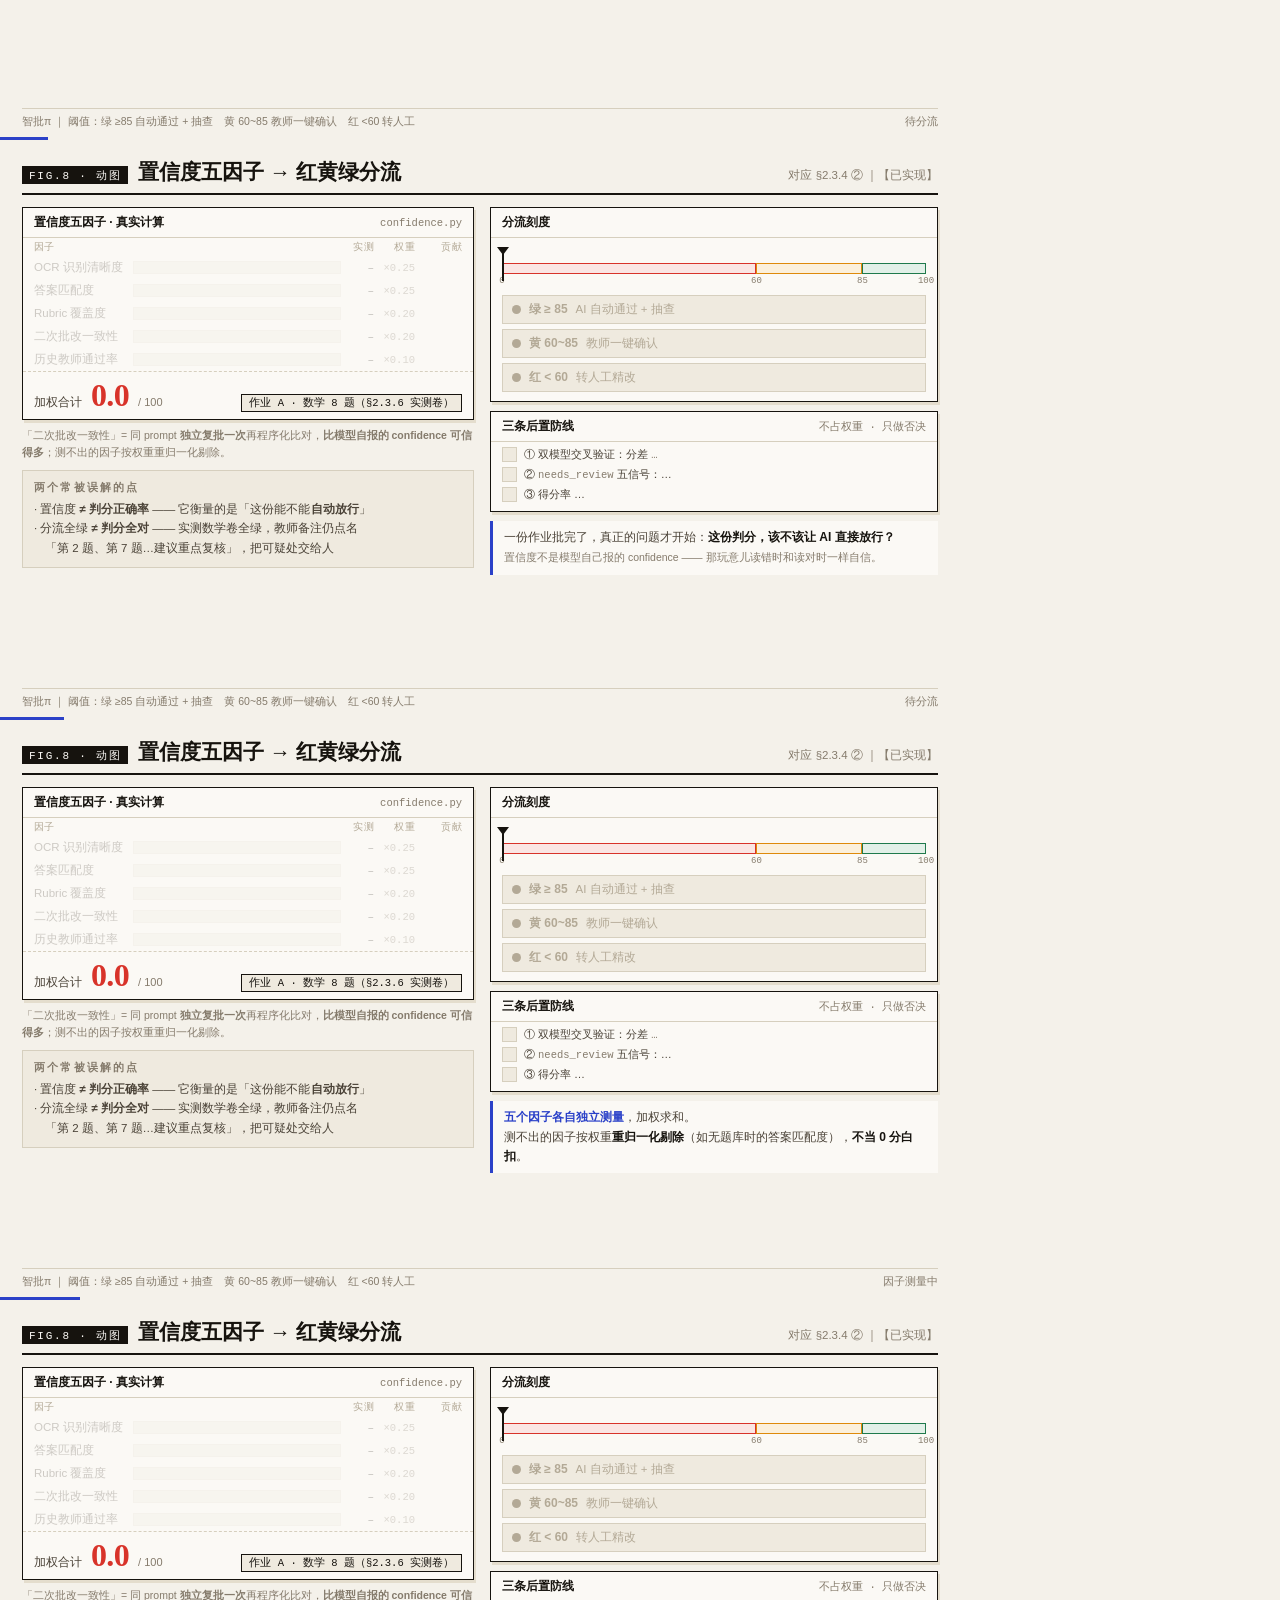
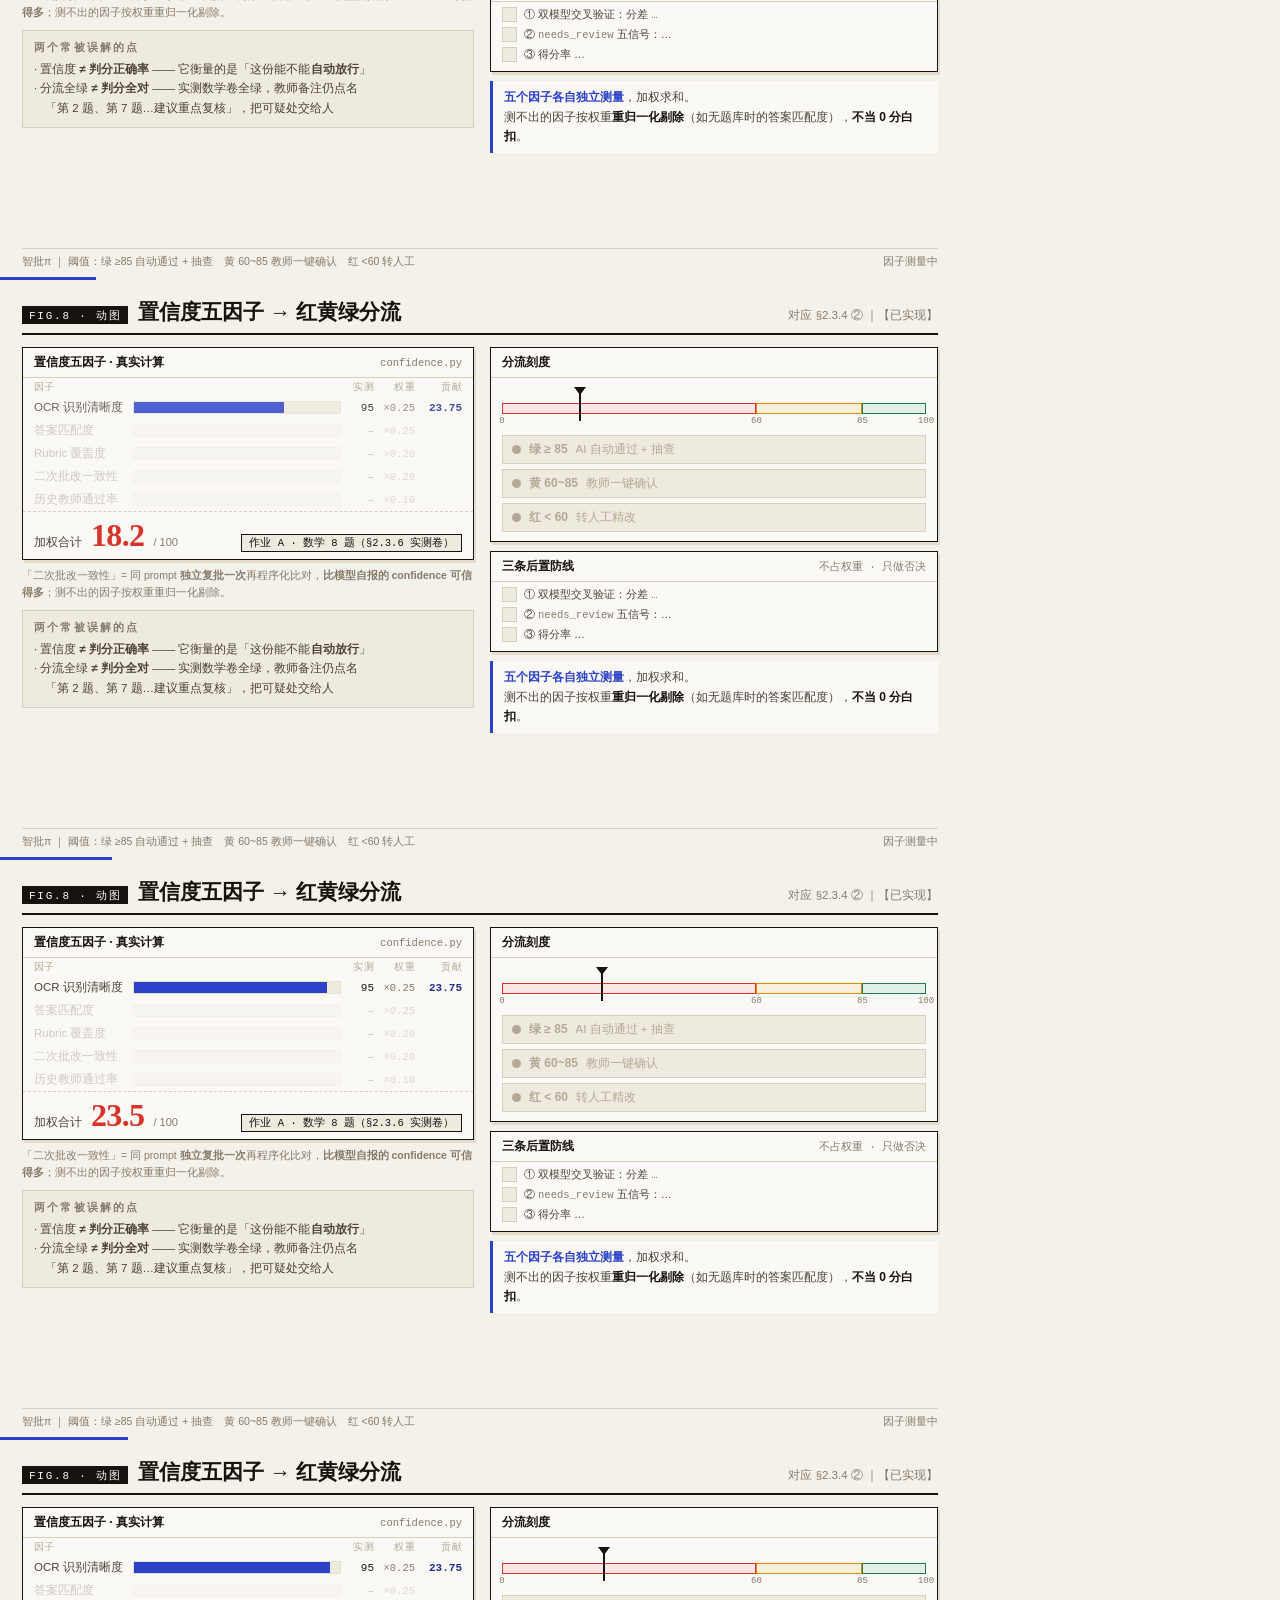
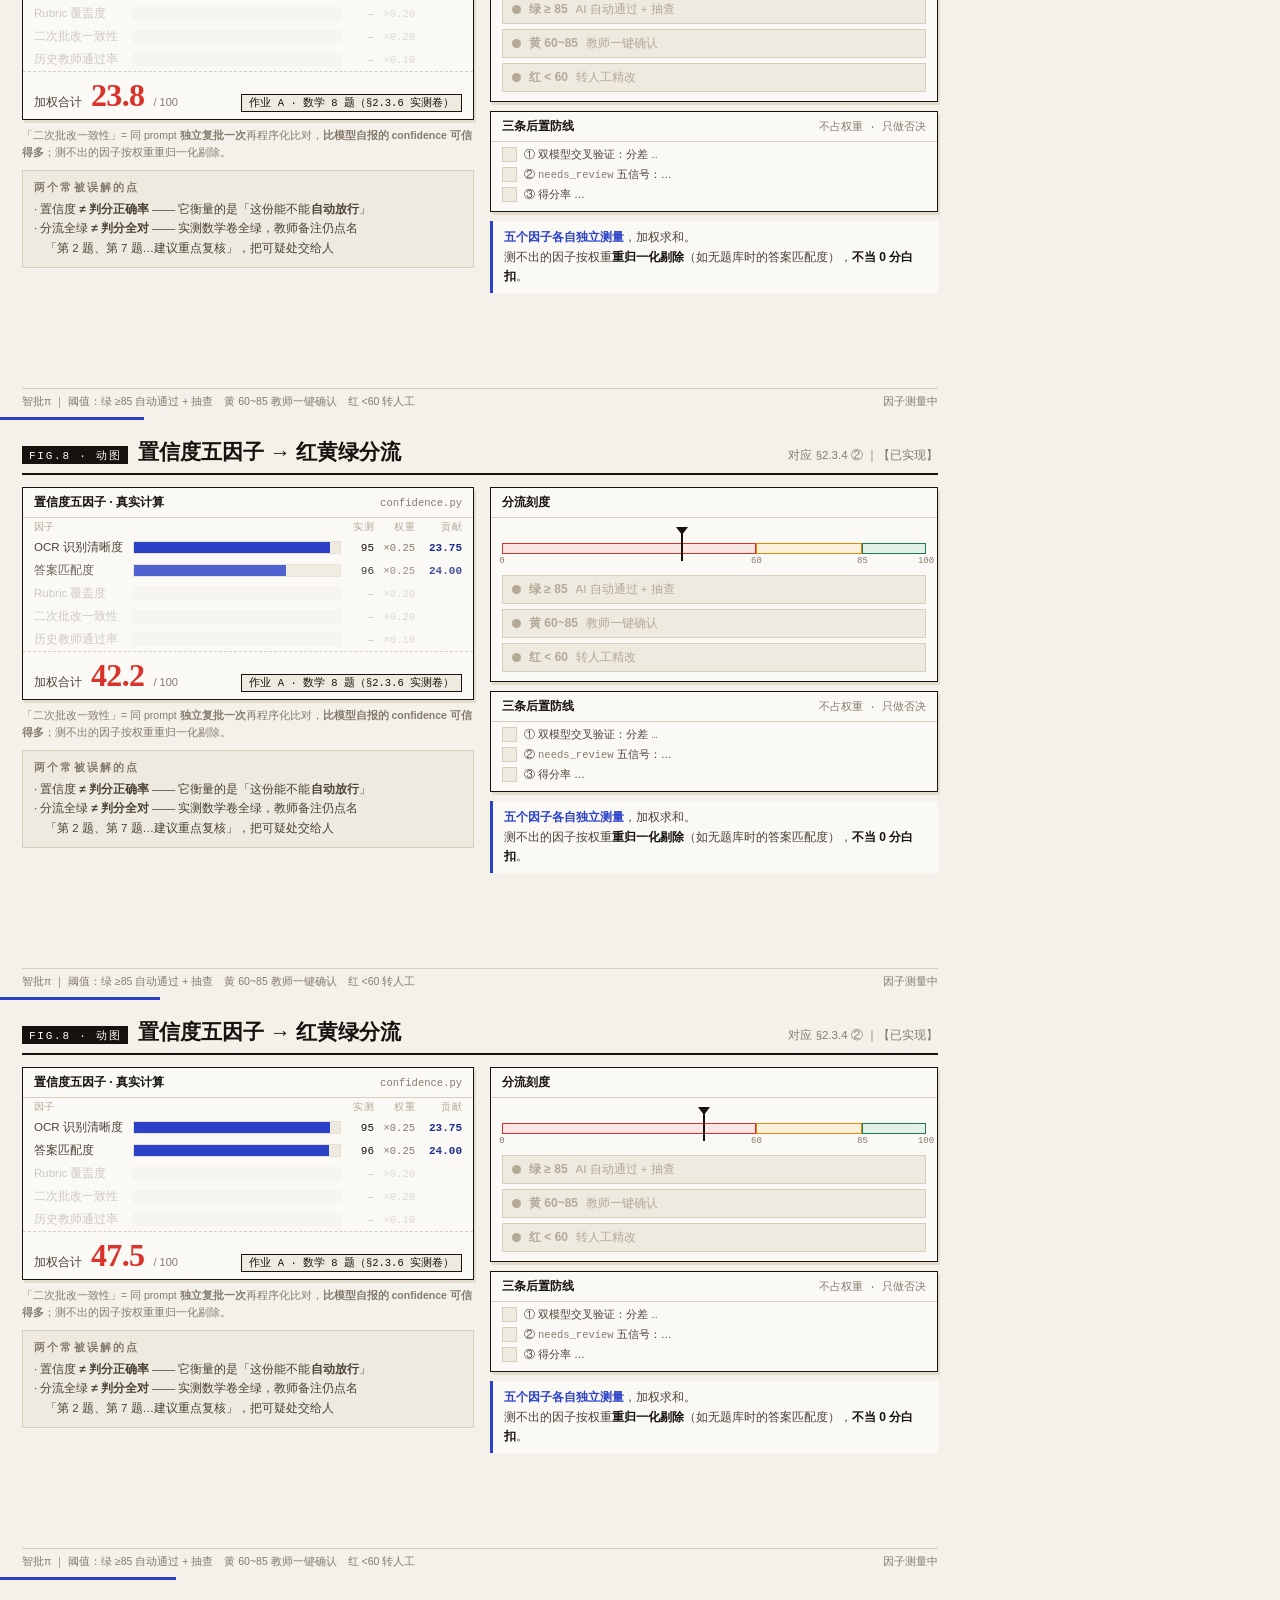
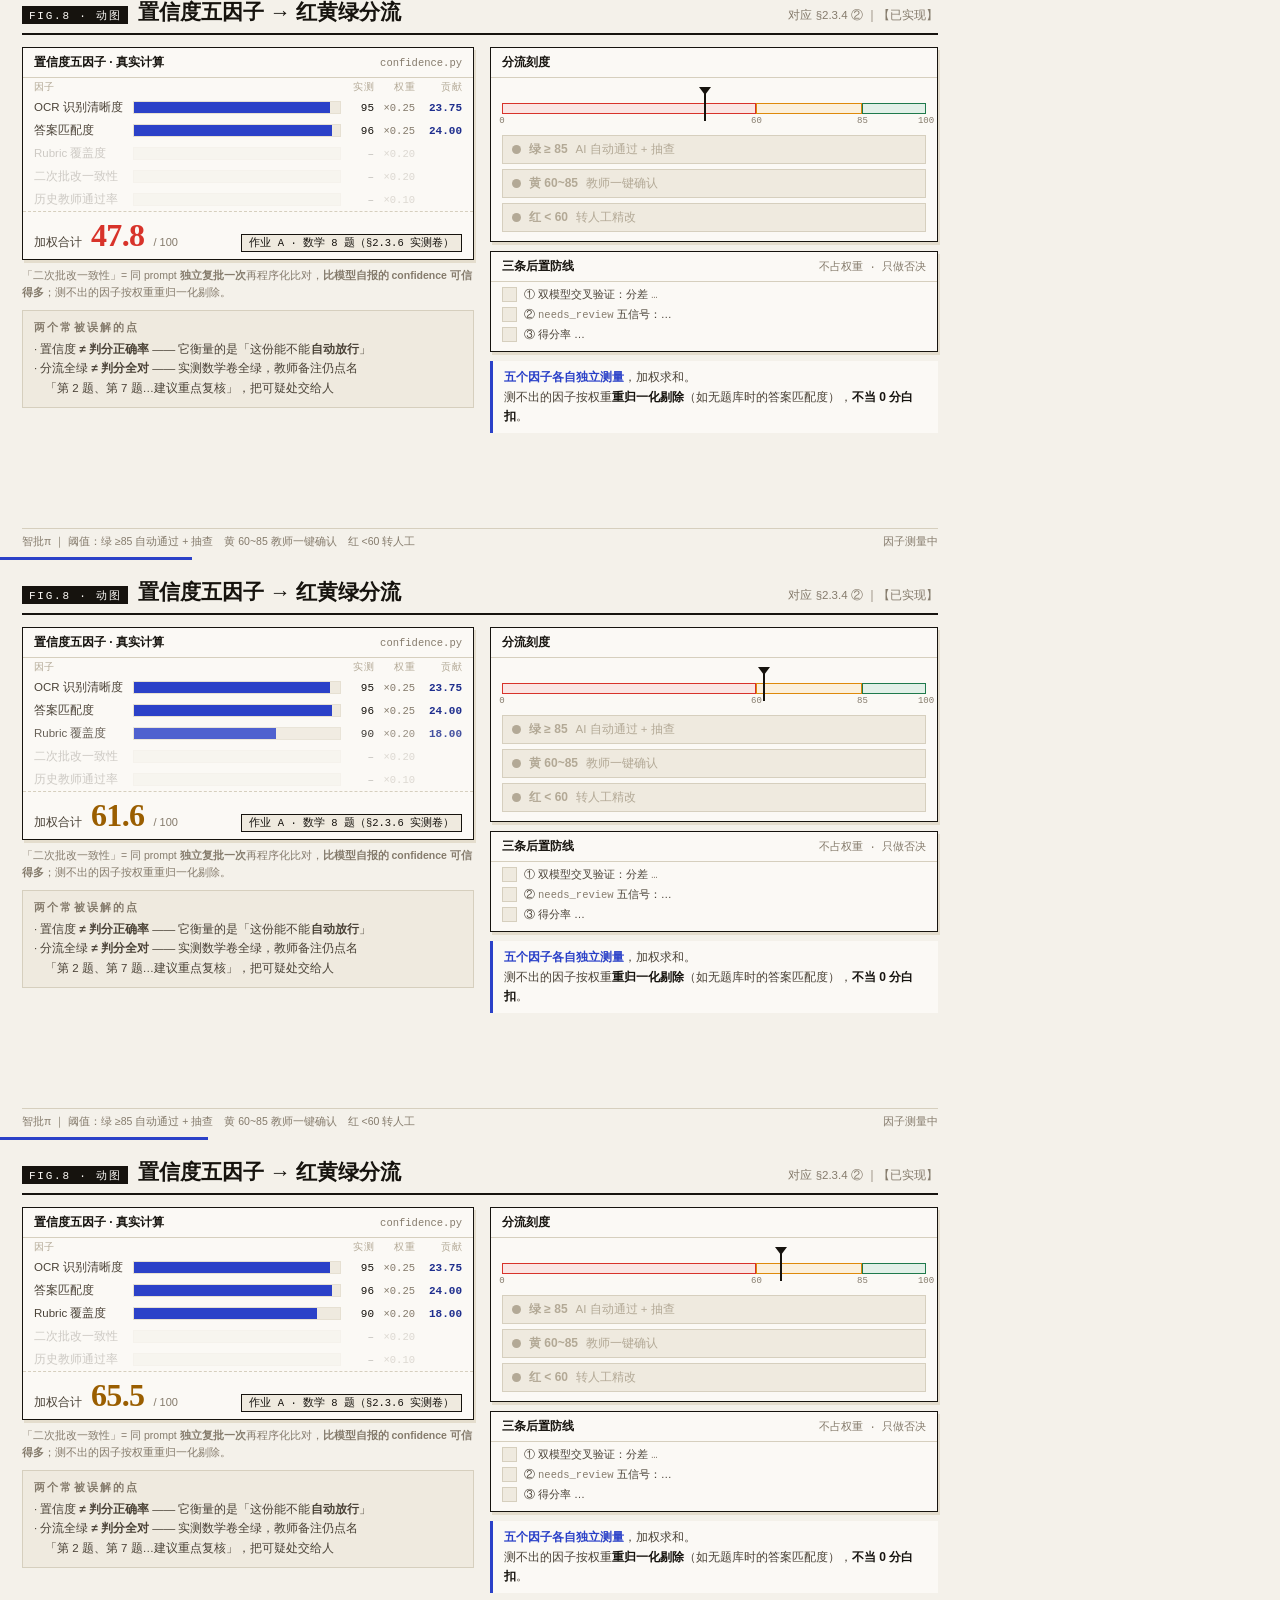
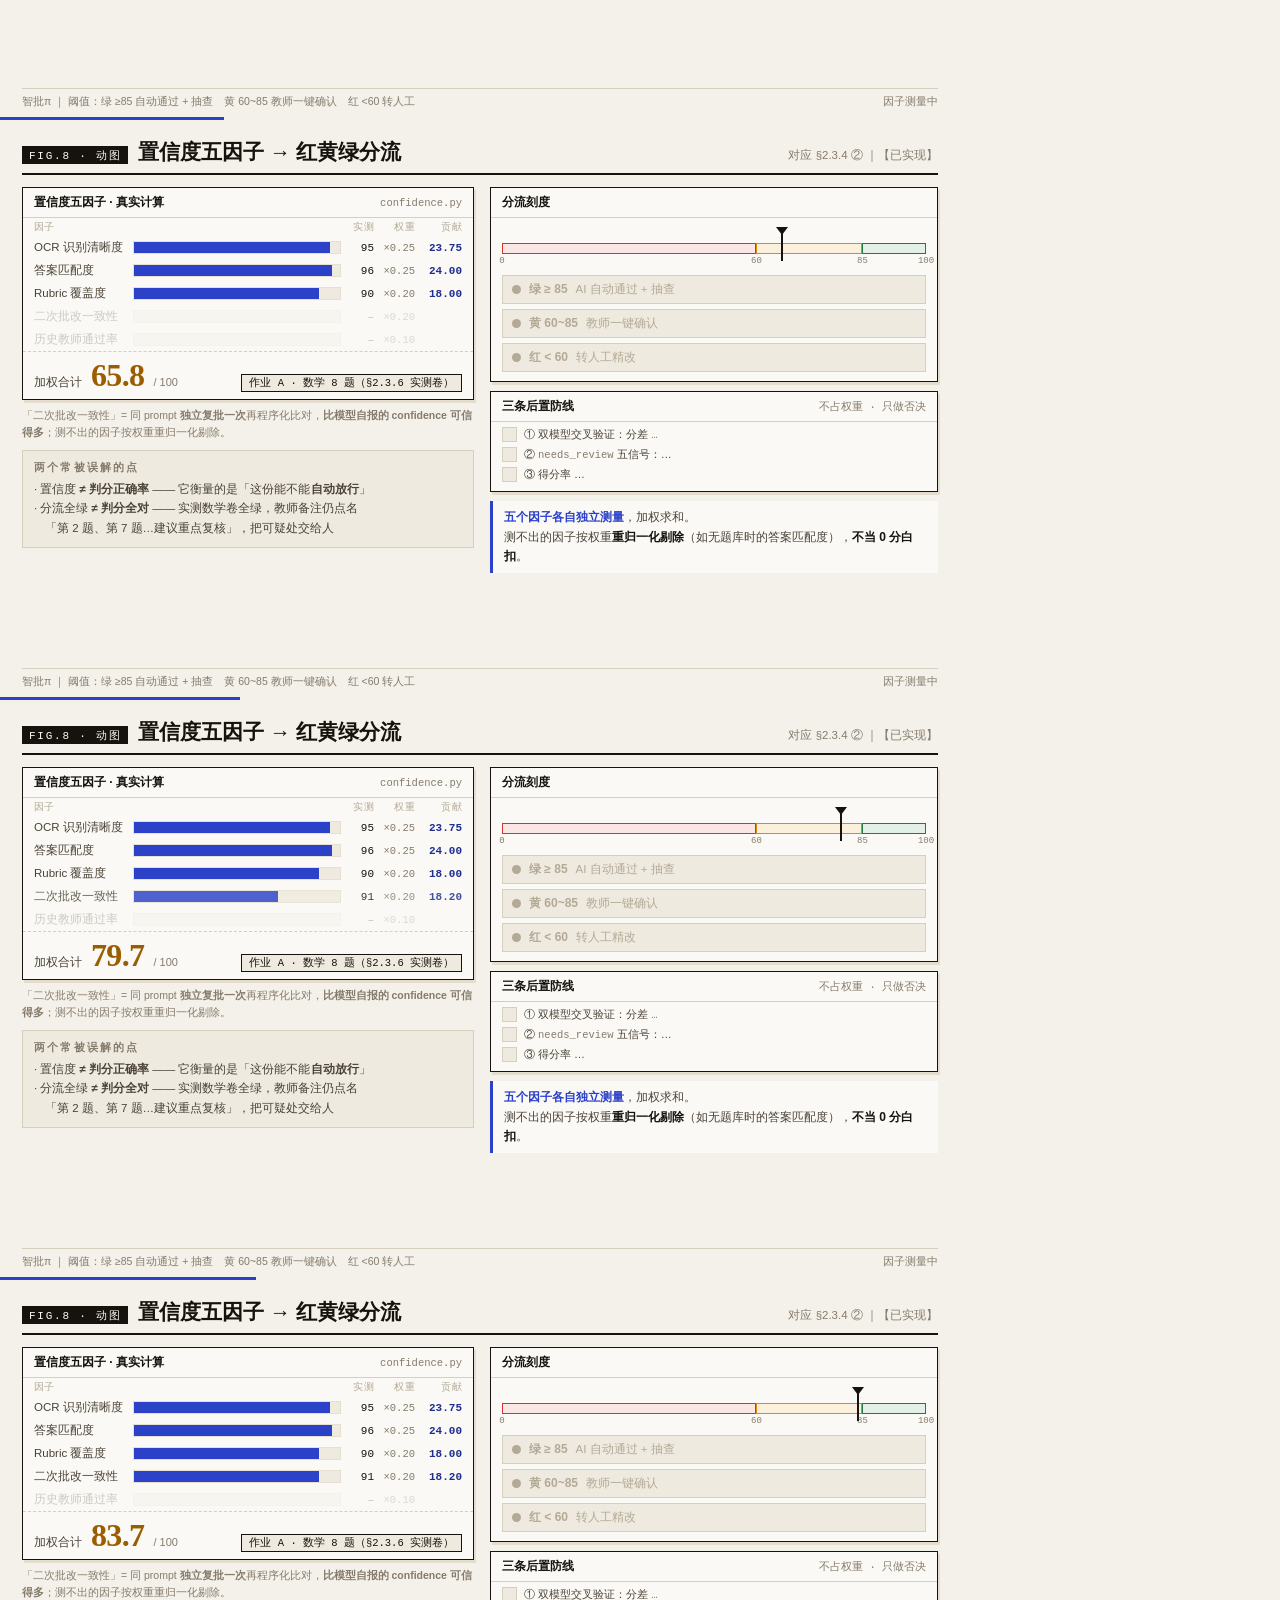
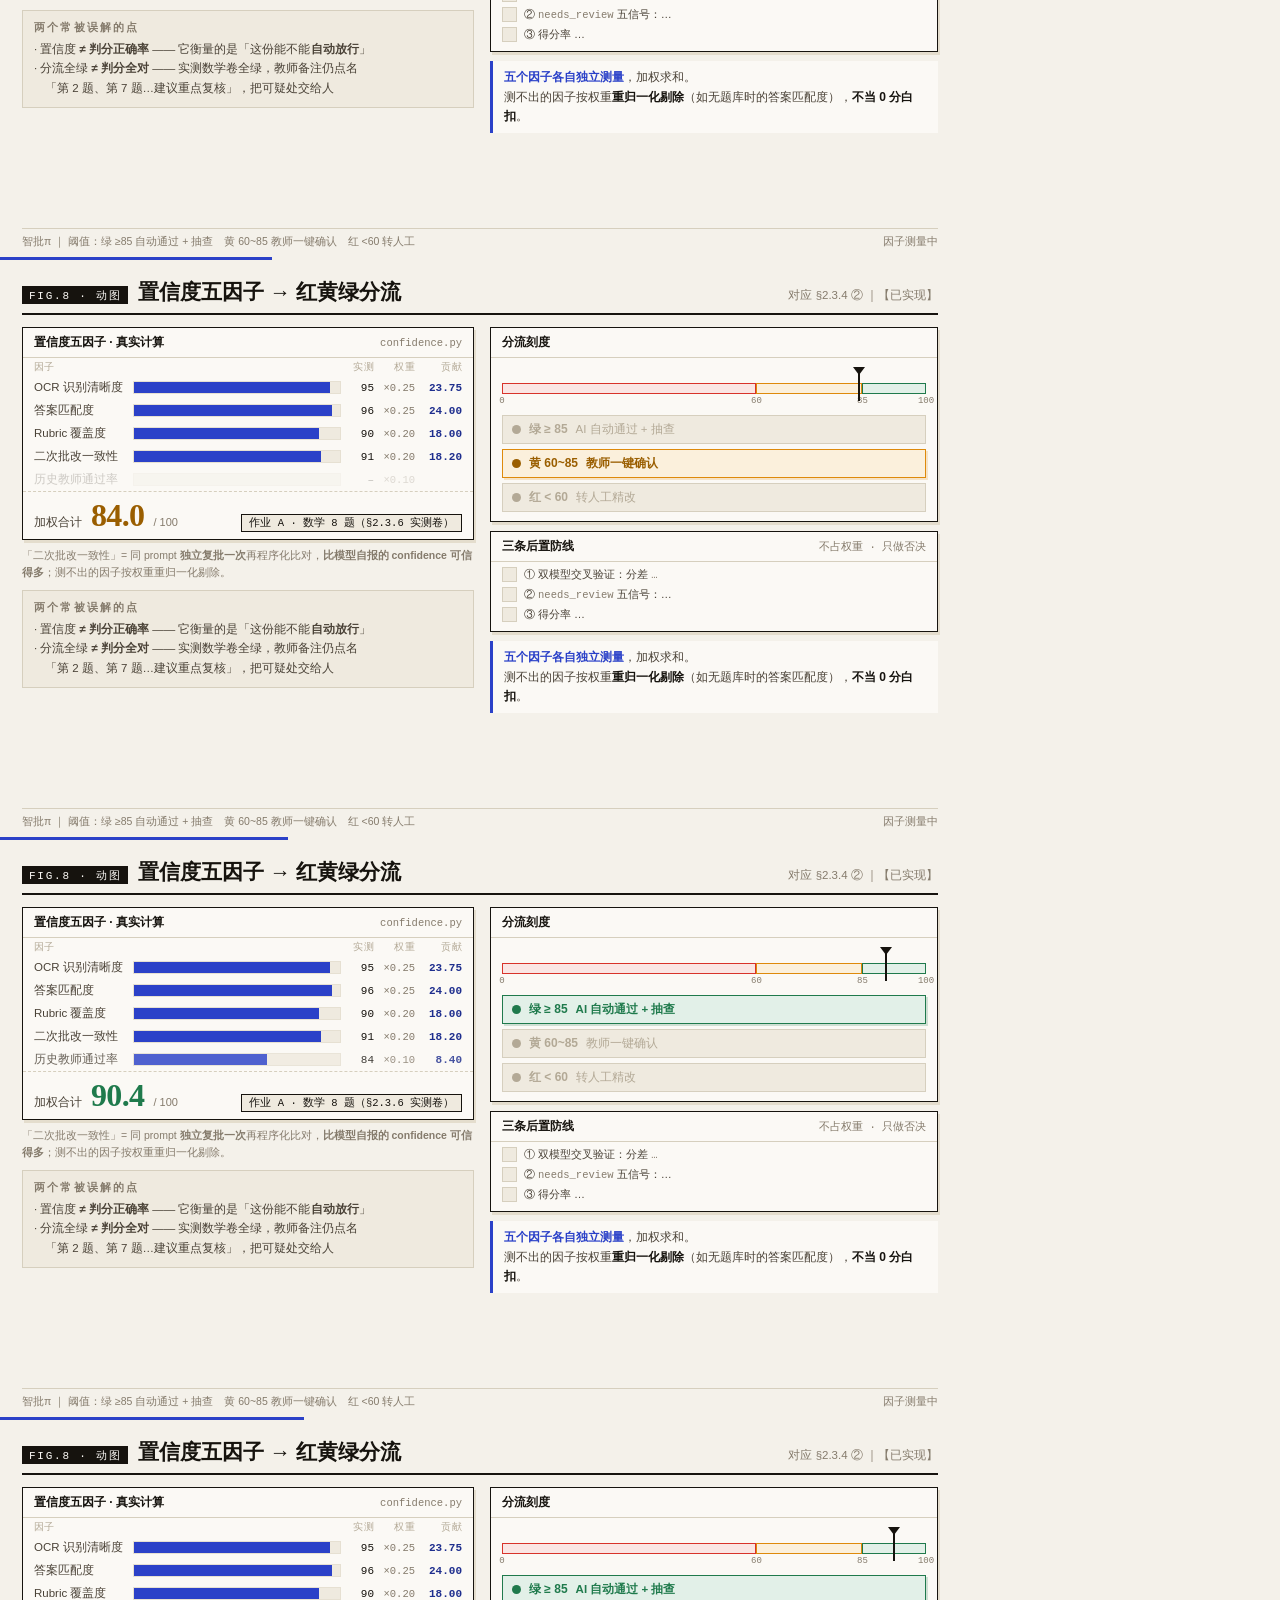
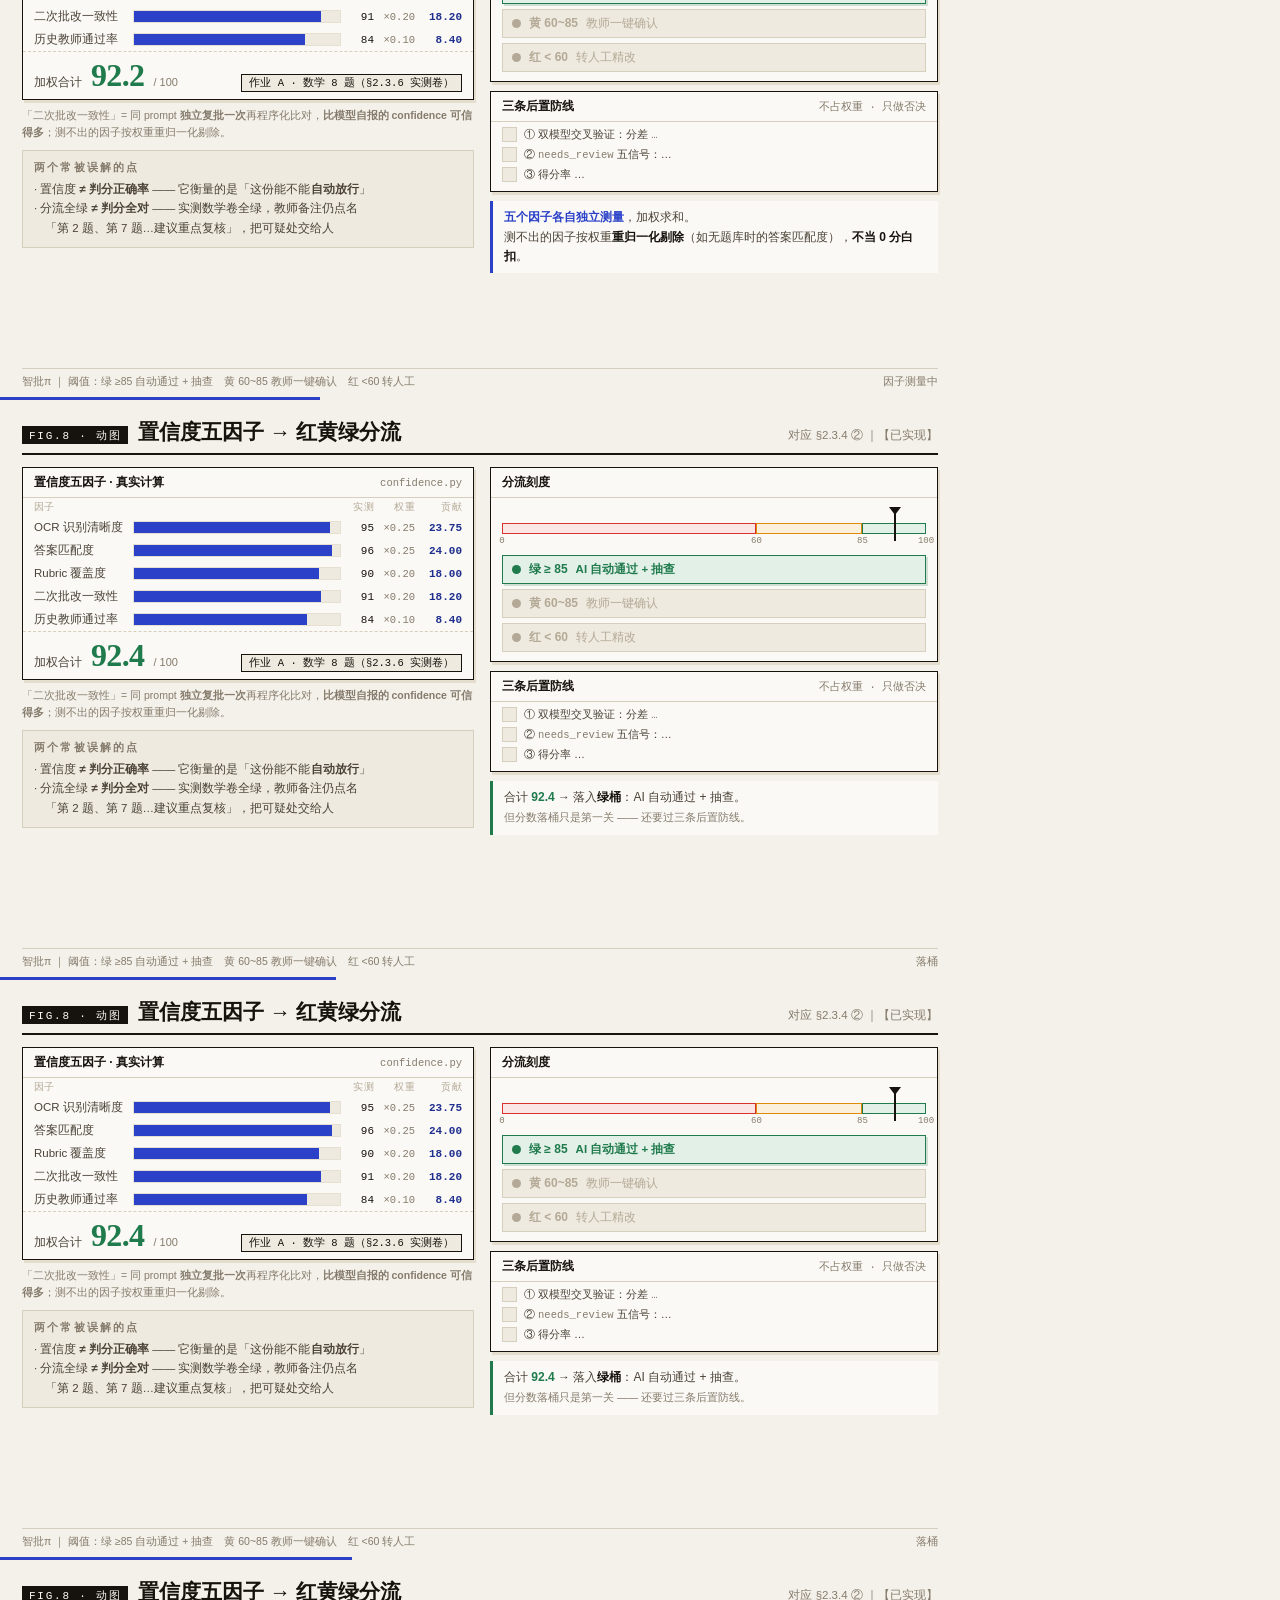
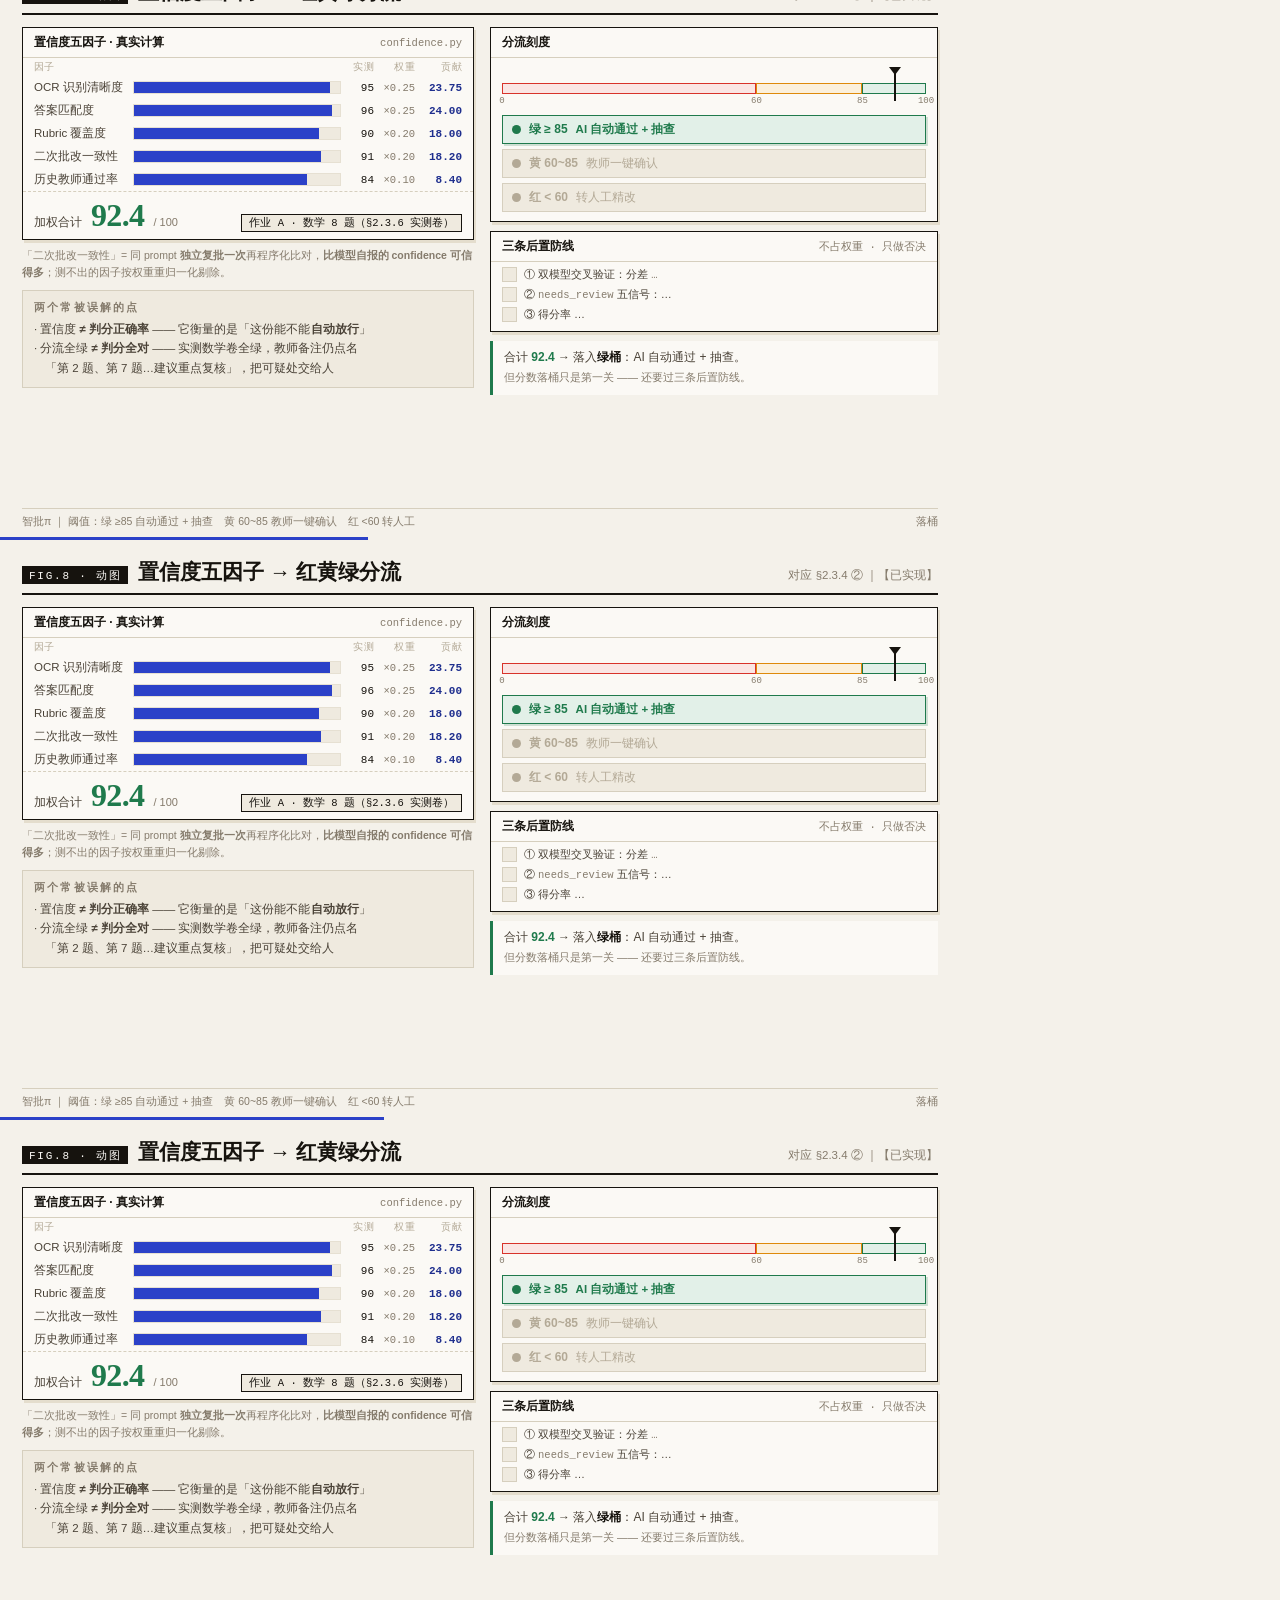
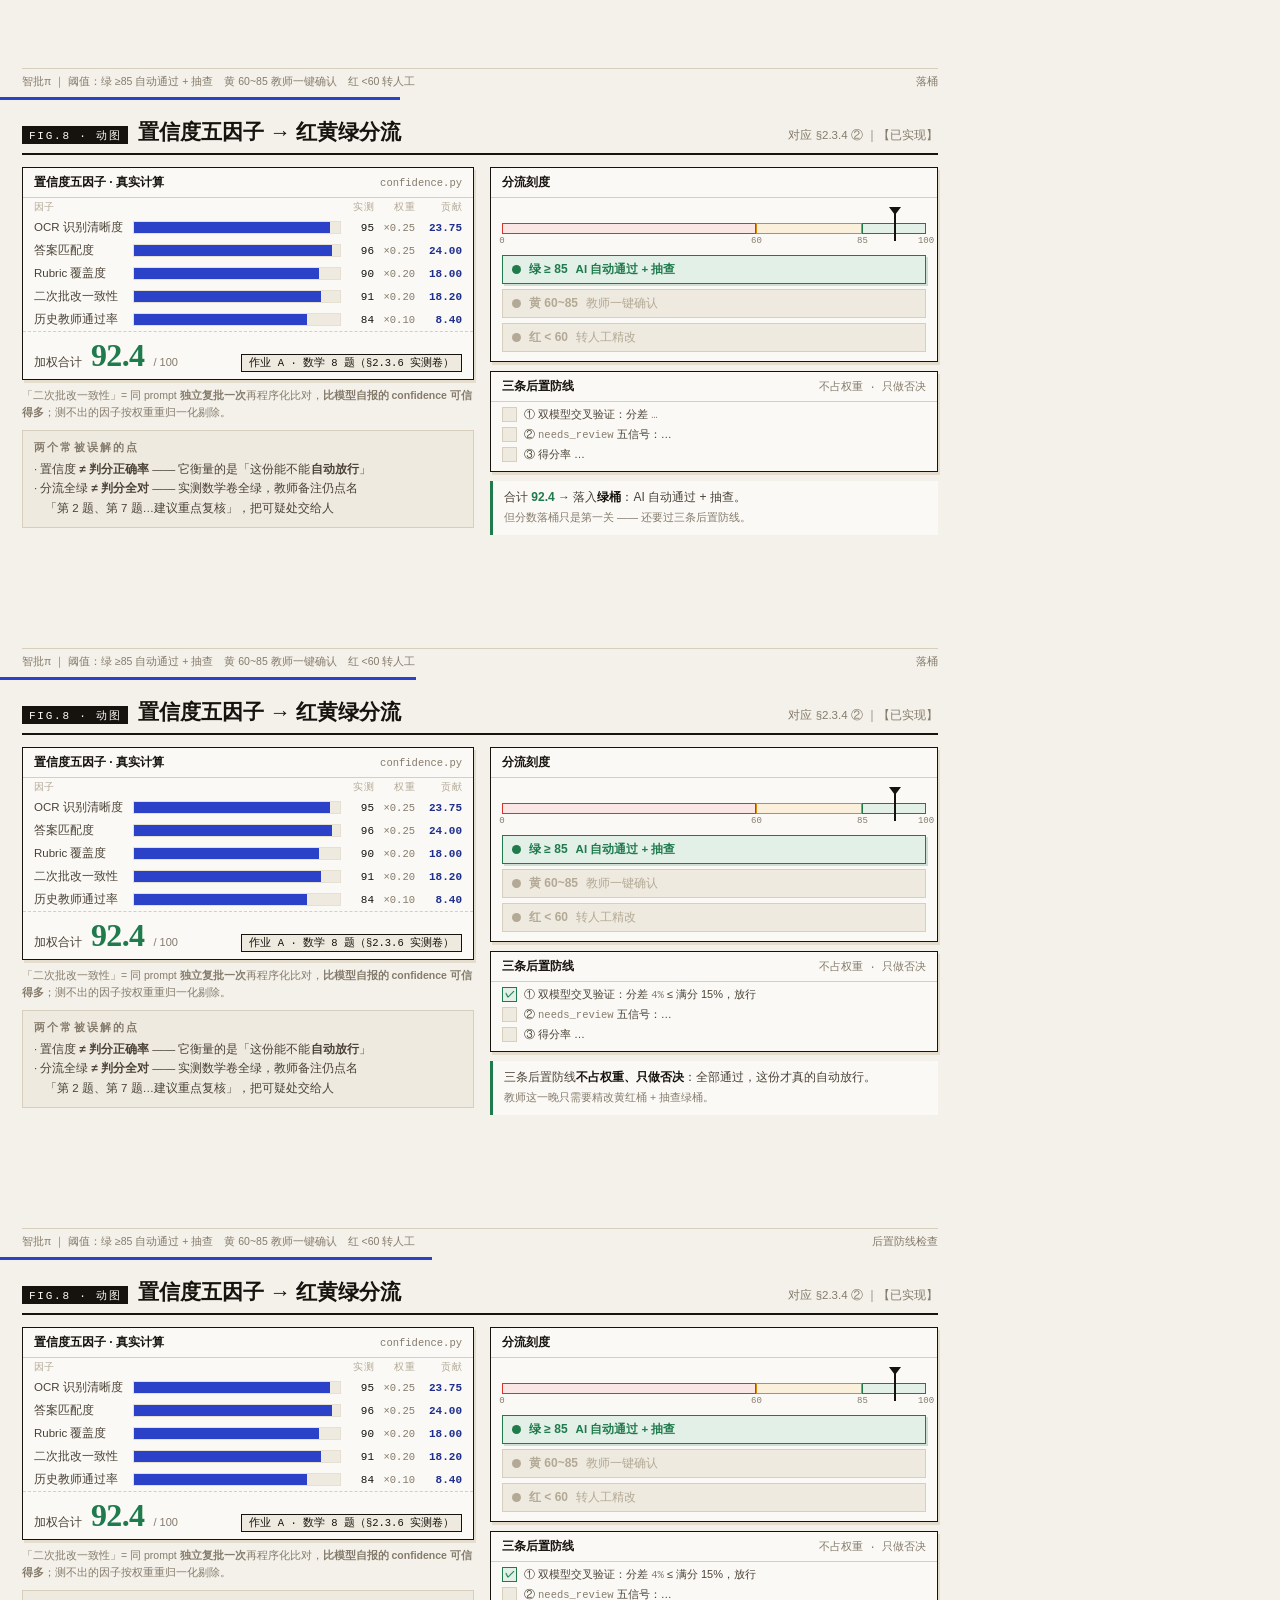
<file: tools/figures/g2-confidence.html>
<!doctype html>
<html lang="zh-CN">
<head>
<meta charset="utf-8">
<title>G2 置信度五因子与红黄绿分流</title>
<link rel="stylesheet" href="base.css">
<style>
  body { background: var(--paper); }
  .frame { position: relative; width: 960px; height: 580px; background: var(--paper); overflow: hidden; padding: 18px 22px 14px; }
  .hd { display: flex; align-items: baseline; gap: 10px; border-bottom: 2px solid var(--ink); padding-bottom: 7px; }
  .hd .n { font-family: var(--font-mono); font-size: 11px; letter-spacing: .16em; background: var(--ink); color: var(--paper-white); padding: 2px 7px 1px; }
  .hd .t { font-family: var(--font-serif); font-size: 21px; font-weight: 700; }
  .hd .s { margin-left: auto; font-size: 11.5px; color: var(--ink-soft); }

  .main { display: flex; gap: 16px; margin-top: 12px; }
  .lft { width: 452px; flex: none; }
  .rgt { flex: 1; display: flex; flex-direction: column; gap: 9px; }

  .box { border: 1.5px solid var(--ink); background: var(--paper-white); box-shadow: var(--shadow-riso); }
  .box .ttl { font-size: 12px; font-weight: 700; padding: 6px 11px; border-bottom: 1px solid var(--rule); display: flex; align-items: center; gap: 8px; }
  .box .ttl .who { margin-left: auto; font-size: 10.5px; font-weight: 400; color: var(--ink-soft); font-family: var(--font-mono); }

  /* 因子表 */
  .fac { display: flex; align-items: center; gap: 7px; padding: 4px 11px; font-size: 11.5px; }
  .fac .nm { width: 92px; flex: none; color: var(--ink-mid); }
  .fac .track { flex: 1; height: 13px; background: var(--paper-warm); border: 1px solid var(--rule-soft); position: relative; }
  .fac .fill { position: absolute; left: 0; top: 0; bottom: 0; background: var(--blue); }
  .fac .val { width: 26px; text-align: right; font-family: var(--font-mono); font-size: 11px; flex: none; }
  .fac .wt  { width: 34px; text-align: right; font-family: var(--font-mono); font-size: 10.5px; color: var(--ink-soft); flex: none; }
  .fac .ct  { width: 40px; text-align: right; font-family: var(--font-mono); font-size: 11px; color: var(--blue-deep); flex: none; font-weight: 700; }
  .fhead { display: flex; gap: 7px; padding: 3px 11px 2px; font-size: 9.5px; color: var(--ink-faint); letter-spacing: .05em; }
  .fhead .nm { width: 92px; flex: none; } .fhead .track { flex: 1; } .fhead .val { width: 26px; text-align: right; }
  .fhead .wt { width: 34px; text-align: right; } .fhead .ct { width: 40px; text-align: right; }

  .sum { display: flex; align-items: baseline; gap: 9px; padding: 7px 11px; border-top: 1px dashed var(--rule); }
  .sum .lb { font-size: 11.5px; color: var(--ink-mid); }
  .sum .big { font-family: var(--font-serif); font-size: 32px; font-weight: 700; letter-spacing: -.02em; line-height: 1; }
  .sum .unit { font-size: 11px; color: var(--ink-soft); }

  /* 刻度 */
  .scale { position: relative; height: 34px; margin: 13px 11px 6px; }
  .scale .seg { position: absolute; top: 12px; height: 11px; }
  .scale .r { left: 0;    width: 60%; background: var(--red-lt);   border: 1px solid var(--red); }
  .scale .y { left: 60%;  width: 25%; background: var(--amber-lt); border: 1px solid var(--amber); }
  .scale .g { left: 85%;  width: 15%; background: var(--green-lt); border: 1px solid var(--green); }
  .scale .tick { position: absolute; top: 25px; font-size: 9px; color: var(--ink-soft); font-family: var(--font-mono); transform: translateX(-50%); }
  .needle { position: absolute; top: 2px; width: 2px; height: 28px; background: var(--ink); }
  .needle::before { content: ""; position: absolute; left: -5px; top: -6px; border-left: 6px solid transparent; border-right: 6px solid transparent; border-top: 8px solid var(--ink); }

  /* 三色桶 */
  .bkts { display: flex; flex-direction: column; gap: 5px; padding: 4px 11px 9px; }
  .bk { display: flex; align-items: center; gap: 8px; padding: 5px 9px; border: 1.4px solid var(--rule); background: var(--paper-warm); font-size: 11.5px; color: var(--ink-faint); }
  .bk .dot { width: 9px; height: 9px; border-radius: 50%; background: currentColor; flex: none; }
  .bk b { font-size: 12px; }
  .bk.on.g { border-color: var(--green); background: var(--green-lt); color: var(--green); font-weight: 700; box-shadow: 2px 2px 0 rgba(31,122,76,.2); }
  .bk.on.y { border-color: var(--amber); background: var(--amber-lt); color: #9A5E00; font-weight: 700; box-shadow: 2px 2px 0 rgba(222,138,11,.2); }
  .bk.on.r { border-color: var(--red);   background: var(--red-lt);   color: var(--red);   font-weight: 700; box-shadow: 2px 2px 0 rgba(216,51,42,.2); }
  .bk.dead { opacity: .34; text-decoration: line-through; }

  /* 后置防线 */
  .fence { padding: 5px 11px 8px; display: flex; flex-direction: column; gap: 4px; }
  .fl { display: flex; align-items: flex-start; gap: 7px; font-size: 11px; color: var(--ink-mid); line-height: 1.45; }
  .fl .mk { width: 15px; height: 15px; flex: none; border: 1.2px solid var(--rule); display: flex; align-items: center; justify-content: center; font-size: 10px; color: var(--ink-faint); background: var(--paper-warm); }
  .fl.pass .mk { border-color: var(--green); color: var(--green); background: var(--green-lt); font-weight: 700; }
  .fl.fail .mk { border-color: var(--red); color: var(--red); background: var(--red-lt); font-weight: 700; }
  .fl.fail { color: var(--red); font-weight: 700; }
  .fl .num { font-family: var(--font-mono); font-size: 10.5px; color: var(--ink-soft); }

  /* 印章 */
  .stamp {
    position: absolute; border: 2.5px solid var(--red); color: var(--red);
    font-family: var(--font-serif); font-size: 21px; font-weight: 700; letter-spacing: .08em;
    padding: 5px 15px; transform: rotate(-7deg); background: rgba(250,230,228,.86);
    box-shadow: 0 6px 22px rgba(216,51,42,.22); z-index: 40; text-align: center; line-height: 1.25;
  }
  .stamp small { display: block; font-family: var(--font-sans); font-size: 10px; letter-spacing: .02em; font-weight: 400; }

  .note { border-left: 3px solid var(--blue); background: var(--paper-white); padding: 7px 11px; font-size: 12px; color: var(--ink-mid); line-height: 1.6; min-height: 54px; }
  .note b { color: var(--ink); } .note .hl { color: var(--blue); font-weight: 700; }
  .note.red { border-color: var(--red); } .note.red .hl { color: var(--red); }
  .note.green { border-color: var(--green); } .note.green .hl { color: var(--green); }
  .mini { font-size: 10.5px; color: var(--ink-soft); }

  .job {
    display: inline-flex; align-items: center; gap: 6px; font-size: 10.5px;
    flex: none; white-space: nowrap;
    border: 1px solid var(--ink); background: var(--paper-warm); padding: 1px 7px;
    font-family: var(--font-mono);
  }
  .foot { position: absolute; left: 22px; right: 22px; bottom: 11px; display: flex; justify-content: space-between;
          font-size: 10.5px; color: var(--ink-soft); border-top: 1px solid var(--rule); padding-top: 6px; }
  .prog { position: absolute; left: 0; bottom: 0; height: 3px; background: var(--blue); }
</style>
</head>
<body>
<script>
const W = 960, TOTAL = 60;
const cl = (v, a, b) => Math.max(a, Math.min(b, v));
const p = (f, t0, d) => cl((f - t0) / d, 0, 1);
const ease = t => 1 - Math.pow(1 - t, 3);

/* 五因子（分值为示意拆解；作业 A 合计 92.4，对应 §2.3.6 实测数学卷的置信度） */
const FACTORS = [
  { nm: 'OCR 识别清晰度',  w: .25, why: '防「字没认对却硬判分」' },
  { nm: '答案匹配度',      w: .25, why: '仅在有题库时计分' },
  { nm: 'Rubric 覆盖度',   w: .20, why: '防「评分点没覆盖全就下结论」' },
  { nm: '二次批改一致性',  w: .20, why: '独立复批一次，程序化比对' },
  { nm: '历史教师通过率',  w: .10, why: '教师每次终审反向校准' },
];
const JOB_A = [95, 96, 90, 91, 84];   // → 92.35 ≈ 92.4
const JOB_B = [93, 94, 88, 86, 82];   // → 89.75 ≈ 89.8
const sumOf = v => v.reduce((s, x, i) => s + x * FACTORS[i].w, 0);

function phaseOf(f) {
  if (f < 4)  return 'intro';
  if (f < 20) return 'measure';
  if (f < 26) return 'score';
  if (f < 35) return 'fence';
  if (f < 40) return 'switch';
  if (f < 50) return 'veto';
  if (f < 57) return 'reflow';
  return 'end';
}

function frameHTML(f) {
  const ph = phaseOf(f);
  const isB = f >= 36;
  const vals = isB ? JOB_B : JOB_A;
  const total = sumOf(vals);

  /* 逐因子测量：A 每 3 帧点亮一条；B 一次性给出 */
  const shown = FACTORS.map((_, i) => isB ? 1 : ease(p(f, 5 + i * 3, 2.6)));
  const live = shown.reduce((s, a, i) => s + vals[i] * FACTORS[i].w * a, 0);
  const score = ph === 'intro' ? 0 : (isB ? total : live);

  /* 回灌：历史教师通过率被教师终审下调 */
  const reflowing = f >= 53;
  const dispVals = vals.slice();
  if (reflowing) dispVals[4] = 79;

  const rows = FACTORS.map((fc, i) => {
    const a = shown[i];
    const v = dispVals[i];
    const hot = reflowing && i === 4;
    return `<div class="fac" style="opacity:${.25 + .75 * a}">
      <span class="nm" ${hot ? 'style="color:#2B41C8;font-weight:700"' : ''}>${fc.nm}</span>
      <span class="track"><span class="fill" style="width:${v * a}%;${hot ? 'background:#2B41C8' : ''}"></span></span>
      <span class="val" ${hot ? 'style="color:#2B41C8;font-weight:700"' : ''}>${a > .5 ? v : '–'}</span>
      <span class="wt">×${fc.w.toFixed(2)}</span>
      <span class="ct">${a > .5 ? (v * fc.w).toFixed(2) : ''}</span>
    </div>`;
  }).join('');

  /* 刻度指针 */
  const needle = `<div class="needle" style="left:${cl(score, 0, 100)}%"></div>`;

  /* 分桶：先按分数落桶，再由后置防线否决 */
  const vetoed = ph === 'veto' && f >= 43 || ph === 'reflow' || ph === 'end';
  let hit = score >= 85 ? 'g' : score >= 60 ? 'y' : 'r';
  if (isB && vetoed) hit = 'r';
  const showBuckets = ph !== 'intro' && ph !== 'measure' || f >= 17;
  const greenDead = isB && vetoed;

  const bkts = `
    <div class="bk g ${hit === 'g' && showBuckets ? 'on' : ''} ${greenDead ? 'dead' : ''}"><span class="dot"></span><b>绿 ≥ 85</b> AI 自动通过 + 抽查</div>
    <div class="bk y ${hit === 'y' && showBuckets ? 'on' : ''}"><span class="dot"></span><b>黄 60~85</b> 教师一键确认</div>
    <div class="bk r ${hit === 'r' && showBuckets ? 'on' : ''}"><span class="dot"></span><b>红 &lt; 60</b> 转人工精改</div>`;

  /* 三条后置防线 */
  const fenceOn = t => (ph === 'fence' || ph === 'veto' || ph === 'reflow' || ph === 'end') && f >= t;
  const t0 = isB ? 40 : 26;
  const f1fail = isB && f >= 42;
  const fence = `
    <div class="fl ${fenceOn(t0) ? (f1fail ? 'fail' : 'pass') : ''}">
      <span class="mk">${fenceOn(t0) ? (f1fail ? '✗' : '✓') : ''}</span>
      <span>① 双模型交叉验证：分差 ${fenceOn(t0) ? `<span class="num">${isB ? '18%' : '4%'}</span>` : '<span class="num">…</span>'} ${
        fenceOn(t0) ? (f1fail ? '&gt; 满分 15% → <b>一票否决，转人工</b>' : '≤ 满分 15%，放行') : ''}</span>
    </div>
    <div class="fl ${fenceOn(t0 + 3) ? 'pass' : ''}">
      <span class="mk">${fenceOn(t0 + 3) ? '✓' : ''}</span>
      <span>② <span class="num">needs_review</span> 五信号：${fenceOn(t0 + 3) ? '未命中（命中则压住绿灯并点名到题号）' : '…'}</span>
    </div>
    <div class="fl ${fenceOn(t0 + 5) ? 'pass' : ''}">
      <span class="mk">${fenceOn(t0 + 5) ? '✓' : ''}</span>
      <span>③ 得分率 ${fenceOn(t0 + 5) ? `<span class="num">${isB ? '88%' : '93%'}</span> ≥ 60%，放行` : '…'}</span>
    </div>`;

  /* 印章 */
  let stamp = '';
  if (isB && f >= 44) {
    const a = ease(p(f, 44, 2.5)) * (1 - p(f, 50, 3));   // 教师接手时印章淡出
    stamp = `<div class="stamp" style="left:112px;top:428px;opacity:${a};transform:rotate(-7deg) scale(${1.5 - .5 * a})">
      一票否决 · 转人工<small>分数够高 ≠ 可以放行</small></div>`;
  }

  /* 回灌卡片 */
  let reflow = '';
  if (ph === 'reflow' || ph === 'end') {
    const a = ease(p(f, 50, 2.5));
    reflow = `<div style="position:absolute;left:22px;bottom:44px;width:916px;opacity:${a}">
      <div class="box" style="border-color:var(--blue);display:flex;align-items:center;gap:12px;padding:8px 12px">
        <span class="job" style="border-color:var(--blue);color:var(--blue-deep)">教师终审</span>
        <span style="flex:1;font-size:12px;color:var(--ink-mid);line-height:1.55">
          改分 / 改错因 / 改评语 <b>→ 该题「历史教师通过率」回灌</b>
          <span class="mono" style="color:${reflowing ? '#2B41C8' : '#857B6C'};font-weight:700">82 → ${reflowing ? '79' : '…'}</span><br>
          <span class="mini">下一次这道题更容易被要求人工复核 —— 系统被老师校准，而不是老师被系统牵走</span></span>
        <span style="flex:none;font-size:11px;color:var(--blue);font-weight:700;white-space:nowrap">裁决权始终在教师</span>
      </div></div>`;
  }

  const NOTE = {
    intro:   ['', '一份作业批完了，真正的问题才开始：<b>这份判分，该不该让 AI 直接放行？</b><br><span class="mini">置信度不是模型自己报的 confidence —— 那玩意儿读错时和读对时一样自信。</span>'],
    measure: ['blue', '<span class="hl">五个因子各自独立测量</span>，加权求和。<br>测不出的因子按权重<b>重归一化剔除</b>（如无题库时的答案匹配度），<b>不当 0 分白扣</b>。'],
    score:   ['green', '合计 <span class="hl">92.4</span> → 落入<b>绿桶</b>：AI 自动通过 + 抽查。<br><span class="mini">但分数落桶只是第一关 —— 还要过三条后置防线。</span>'],
    fence:   ['green', '三条后置防线<b>不占权重、只做否决</b>：全部通过，这份才真的自动放行。<br><span class="mini">教师这一晚只需要精改黄红桶 + 抽查绿桶。</span>'],
    switch:  ['blue', '换一份作业 —— <b>同样是高分</b>，看看会发生什么。'],
    veto:    ['red', '双模型交叉验证分差 <span class="hl">18% &gt; 满分 15%</span> → <b>一票否决，绿灯作废，转人工</b>。<br><span class="mini">这就是「后置防线」的意义：它不参与打分，只负责把没把握的挡回来。</span>'],
    reflow:  ['blue', '教师终审的每一次改动，都<span class="hl">反向校准这道题以后的可信度</span> —— 闭环在这里合上。'],
    end:     ['green', '<b>红黄绿分流的本质不是让 AI 更聪明，而是让 AI 学会承认自己不确定。</b><br><span class="mini">把有把握的自动放行，把没把握的明确交还给人 —— 这就是「教师可控」四个字的实际含义。</span>'],
  }[ph];

  const jobTag = isB
    ? '<span class="job" style="border-color:var(--red);color:var(--red)">作业 B · 示例</span>'
    : '<span class="job">作业 A · 数学 8 题（§2.3.6 实测卷）</span>';

  return `<div class="frame">
    <div class="hd">
      <span class="n">FIG.8 · 动图</span>
      <span class="t">置信度五因子 → 红黄绿分流</span>
      <span class="s">对应 §2.3.4 ② ｜【已实现】</span>
    </div>

    <div class="main">
      <div class="lft">
        <div class="box">
          <div class="ttl">置信度五因子 · 真实计算 <span class="who">confidence.py</span></div>
          <div class="fhead"><span class="nm">因子</span><span class="track"></span><span class="val">实测</span><span class="wt">权重</span><span class="ct">贡献</span></div>
          ${rows}
          <div class="sum">
            <span class="lb">加权合计</span>
            <span class="big" style="color:${hit === 'g' ? 'var(--green)' : hit === 'y' ? '#9A5E00' : 'var(--red)'}">${score.toFixed(1)}</span>
            <span class="unit">/ 100</span>
            <span style="margin-left:auto">${jobTag}</span>
          </div>
        </div>
        <div class="mini" style="margin-top:7px;line-height:1.6">
          「二次批改一致性」= 同 prompt <b>独立复批一次</b>再程序化比对，<b>比模型自报的
          confidence 可信得多</b>；测不出的因子按权重重归一化剔除。
        </div>
        <div class="card card--soft" style="margin-top:9px;padding:9px 11px">
          <div class="kicker" style="margin-bottom:5px">两个常被误解的点</div>
          <div style="font-size:11.5px;color:var(--ink-mid);line-height:1.7">
            · 置信度 <b>≠ 判分正确率</b> —— 它衡量的是「这份能不能<b>自动放行</b>」<br>
            · 分流全绿 <b>≠ 判分全对</b> —— 实测数学卷全绿，教师备注仍点名<br>
            <span style="padding-left:11px">「第 2 题、第 7 题…建议重点复核」，把可疑处交给人</span>
          </div>
        </div>
      </div>

      <div class="rgt">
        <div class="box">
          <div class="ttl">分流刻度</div>
          <div class="scale">
            <div class="seg r"></div><div class="seg y"></div><div class="seg g"></div>
            <span class="tick" style="left:0">0</span>
            <span class="tick" style="left:60%">60</span>
            <span class="tick" style="left:85%">85</span>
            <span class="tick" style="left:100%">100</span>
            ${needle}
          </div>
          <div class="bkts">${bkts}</div>
        </div>
        <div class="box">
          <div class="ttl">三条后置防线 <span class="who">不占权重 · 只做否决</span></div>
          <div class="fence">${fence}</div>
        </div>
        <div class="note ${NOTE[0]}">${NOTE[1]}</div>
      </div>
    </div>

    ${stamp}
    ${reflow}

    <div class="foot">
      <span>智批π ｜ 阈值：绿 ≥85 自动通过 + 抽查　黄 60~85 教师一键确认　红 &lt;60 转人工</span>
      <span>${ {intro:'待分流', measure:'因子测量中', score:'落桶', fence:'后置防线检查', switch:'换一份作业',
                 veto:'一票否决', reflow:'教师终审回灌', end:'闭环'}[ph] }</span>
    </div>
    <div class="prog" style="width:${(f + 1) / TOTAL * W}px"></div>
  </div>`;
}

const q = new URLSearchParams(location.search);
const from = +(q.get('from') || 0), to = +(q.get('to') || TOTAL);
document.body.innerHTML = Array.from({ length: to - from }, (_, i) => frameHTML(from + i)).join('');
</script>
</body>
</html>
</file>
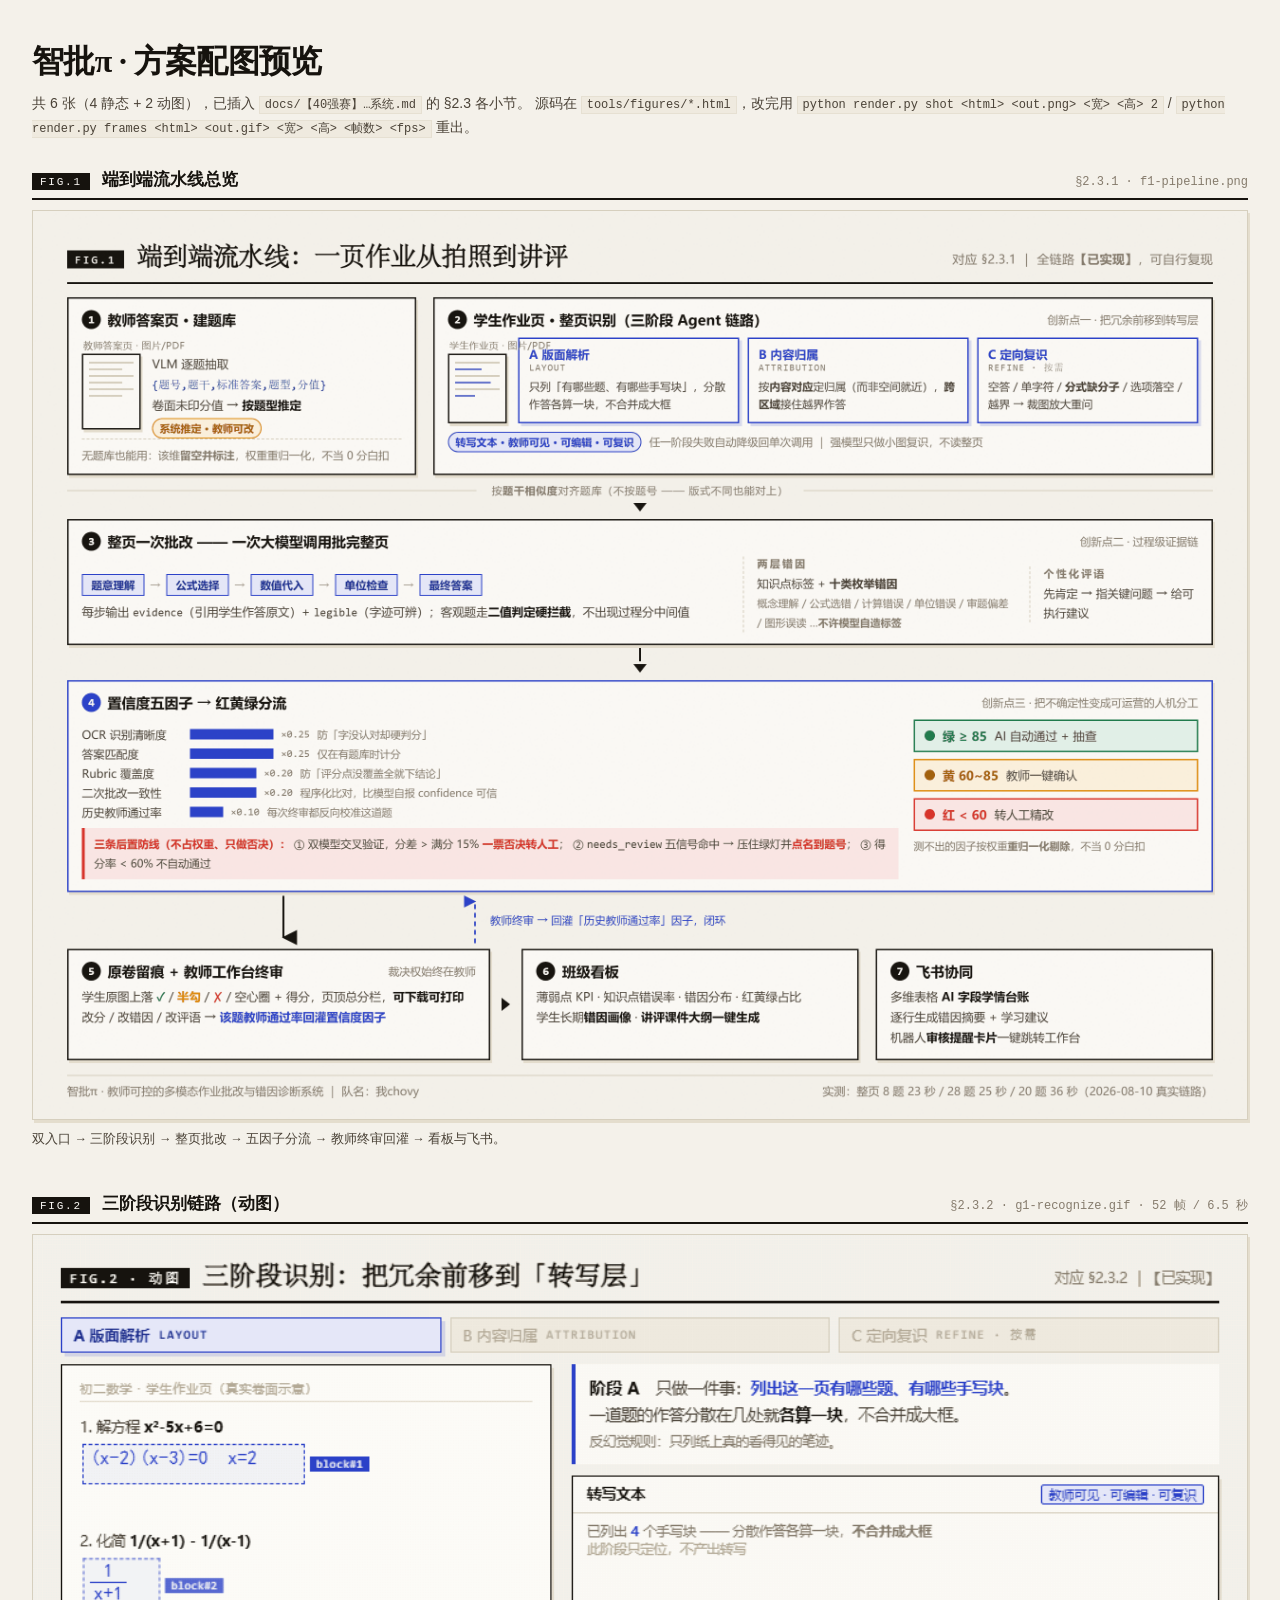
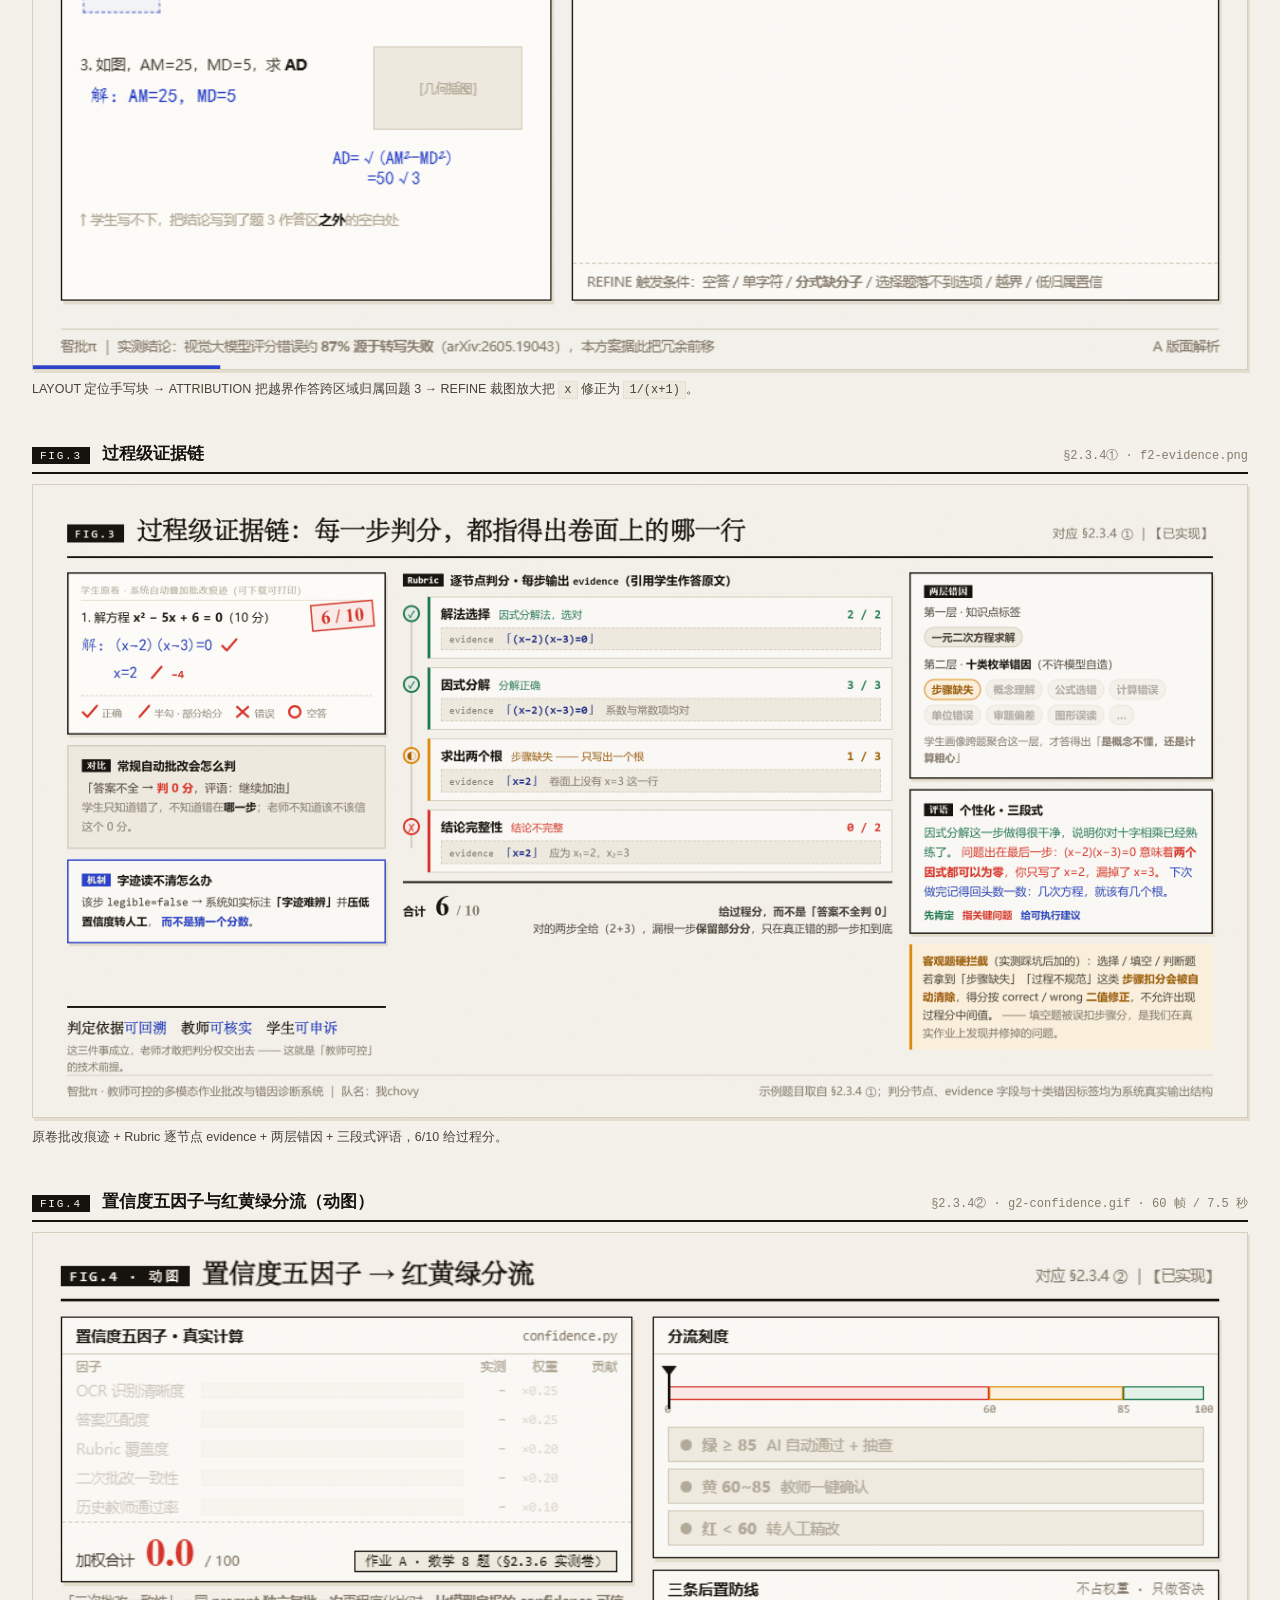
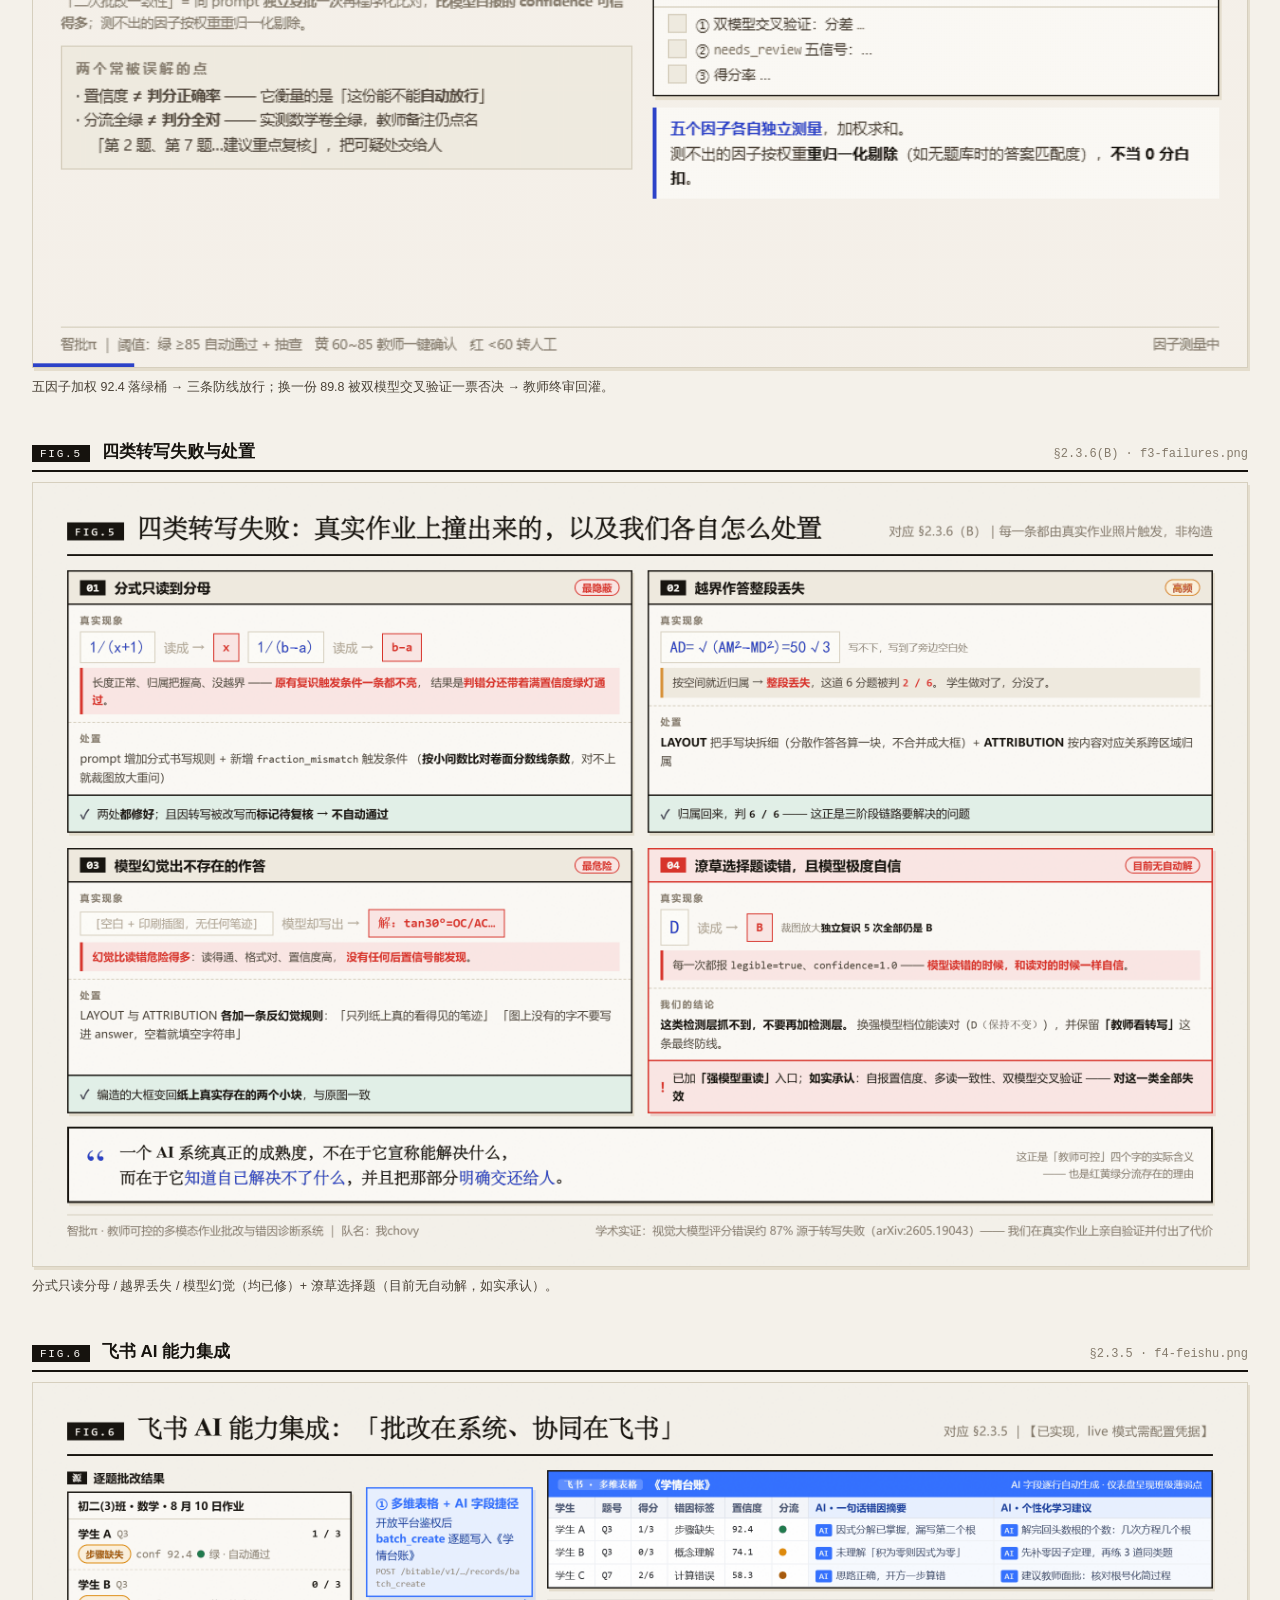
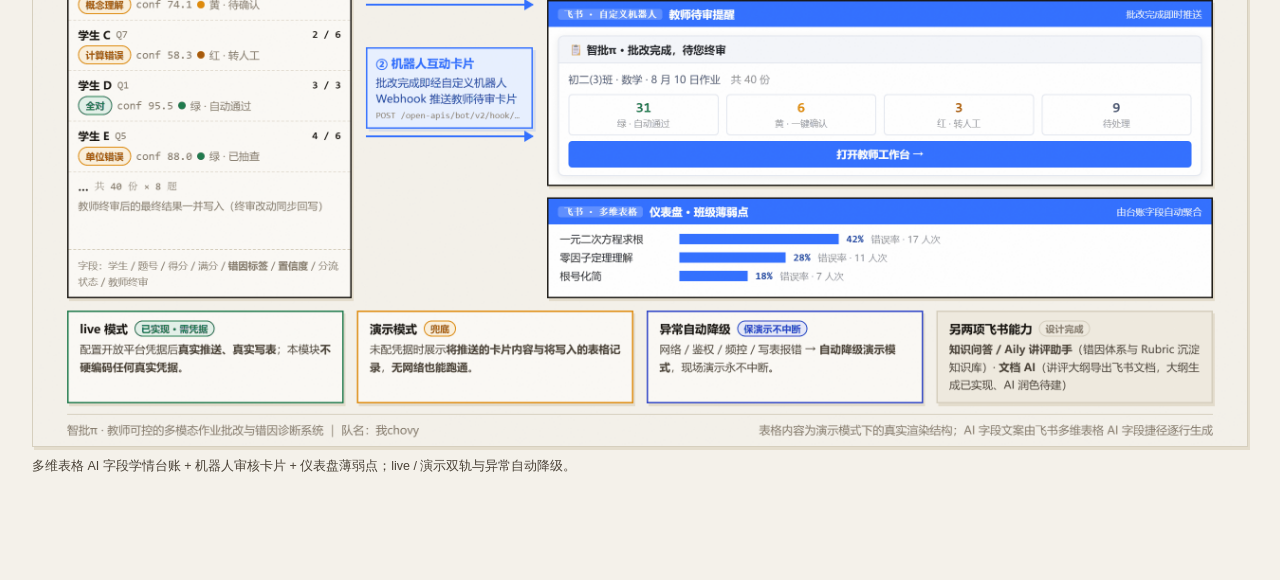
<file: tools/figures/preview.html>
<!doctype html>
<html lang="zh-CN">
<head>
<meta charset="utf-8">
<title>智批π · 方案配图预览</title>
<link rel="stylesheet" href="base.css">
<style>
  body { padding: 40px 32px 60px; }
  .wrap { max-width: 1360px; margin: 0 auto; }
  h1 { font-family: var(--font-serif); font-size: 32px; letter-spacing: -.02em; }
  .lead { color: var(--ink-mid); font-size: 14px; margin: 8px 0 28px; line-height: 1.7; }
  .item { margin-bottom: 42px; }
  .cap { display: flex; align-items: baseline; gap: 12px; margin-bottom: 10px; padding-bottom: 7px; border-bottom: 2px solid var(--ink); }
  .cap .n { font-family: var(--font-mono); font-size: 11px; letter-spacing: .16em; background: var(--ink); color: var(--paper-white); padding: 3px 8px 2px; }
  .cap .t { font-size: 17px; font-weight: 700; }
  .cap .m { margin-left: auto; font-size: 12px; color: var(--ink-soft); font-family: var(--font-mono); }
  .item img { width: 100%; display: block; border: 1.5px solid var(--rule); box-shadow: var(--shadow-riso); }
  .note { font-size: 12.5px; color: var(--ink-mid); margin-top: 9px; line-height: 1.7; }
  code { font-family: var(--font-mono); font-size: 12px; background: var(--paper-warm); padding: 1px 5px; border: 1px solid var(--rule-soft); }
</style>
</head>
<body>
<div class="wrap">
  <h1>智批π · 方案配图预览</h1>
  <p class="lead">
    共 6 张（4 静态 + 2 动图），已插入
    <code>docs/【40强赛】…系统.md</code> 的 §2.3 各小节。
    源码在 <code>tools/figures/*.html</code>，改完用
    <code>python render.py shot &lt;html&gt; &lt;out.png&gt; &lt;宽&gt; &lt;高&gt; 2</code> /
    <code>python render.py frames &lt;html&gt; &lt;out.gif&gt; &lt;宽&gt; &lt;高&gt; &lt;帧数&gt; &lt;fps&gt;</code> 重出。
  </p>

  <div class="item">
    <div class="cap"><span class="n">FIG.1</span><span class="t">端到端流水线总览</span><span class="m">§2.3.1 · f1-pipeline.png</span></div>
    <img src="../../docs/assets/f1-pipeline.png" alt="端到端流水线">
    <div class="note">双入口 → 三阶段识别 → 整页批改 → 五因子分流 → 教师终审回灌 → 看板与飞书。</div>
  </div>

  <div class="item">
    <div class="cap"><span class="n">FIG.2</span><span class="t">三阶段识别链路（动图）</span><span class="m">§2.3.2 · g1-recognize.gif · 52 帧 / 6.5 秒</span></div>
    <img src="../../docs/assets/g1-recognize.gif" alt="三阶段识别动图">
    <div class="note">LAYOUT 定位手写块 → ATTRIBUTION 把越界作答跨区域归属回题 3 → REFINE 裁图放大把 <code>x</code> 修正为 <code>1/(x+1)</code>。</div>
  </div>

  <div class="item">
    <div class="cap"><span class="n">FIG.3</span><span class="t">过程级证据链</span><span class="m">§2.3.4① · f2-evidence.png</span></div>
    <img src="../../docs/assets/f2-evidence.png" alt="过程级证据链">
    <div class="note">原卷批改痕迹 + Rubric 逐节点 evidence + 两层错因 + 三段式评语，6/10 给过程分。</div>
  </div>

  <div class="item">
    <div class="cap"><span class="n">FIG.4</span><span class="t">置信度五因子与红黄绿分流（动图）</span><span class="m">§2.3.4② · g2-confidence.gif · 60 帧 / 7.5 秒</span></div>
    <img src="../../docs/assets/g2-confidence.gif" alt="置信度分流动图">
    <div class="note">五因子加权 92.4 落绿桶 → 三条防线放行；换一份 89.8 被双模型交叉验证一票否决 → 教师终审回灌。</div>
  </div>

  <div class="item">
    <div class="cap"><span class="n">FIG.5</span><span class="t">四类转写失败与处置</span><span class="m">§2.3.6(B) · f3-failures.png</span></div>
    <img src="../../docs/assets/f3-failures.png" alt="四类转写失败">
    <div class="note">分式只读分母 / 越界丢失 / 模型幻觉（均已修）+ 潦草选择题（目前无自动解，如实承认）。</div>
  </div>

  <div class="item">
    <div class="cap"><span class="n">FIG.6</span><span class="t">飞书 AI 能力集成</span><span class="m">§2.3.5 · f4-feishu.png</span></div>
    <img src="../../docs/assets/f4-feishu.png" alt="飞书集成">
    <div class="note">多维表格 AI 字段学情台账 + 机器人审核卡片 + 仪表盘薄弱点；live / 演示双轨与异常自动降级。</div>
  </div>
</div>
</body>
</html>
</file>
<file: tools/figures/base.css>
/* ==========================================================================
   智批π · 方案配图公共样式
   继承 demo/static/css/tokens.css 的艺术方向：编辑部 Riso ——
   米白纸张、宋体×黑体对撞、油墨专色与错版套印（硬投影）。
   配图专用：固定像素尺寸（供 Chrome headless 精确截图），不做响应式。
   ========================================================================== */

:root {
  --paper:        #F4F1EA;
  --paper-warm:   #EFEADF;
  --paper-deep:   #E4DDCD;
  --paper-white:  #FBF9F5;

  --ink:          #16130E;
  --ink-mid:      #4A4237;
  --ink-soft:     #857B6C;
  --ink-faint:    #B3A996;
  --rule:         #D6CFBE;
  --rule-soft:    #E6E0D2;

  --blue:         #2B41C8;
  --blue-lt:      #E5E7F8;
  --blue-deep:    #1E2E8E;
  --red:          #D8332A;
  --red-lt:       #FAE6E4;
  --amber:        #DE8A0B;
  --amber-lt:     #FBF0DC;
  --green:        #1F7A4C;
  --green-lt:     #E2F0E8;

  --font-serif: "Times New Roman", "Songti SC", "STSong", SimSun, serif;
  --font-sans:  "Microsoft YaHei", "PingFang SC", "Noto Sans SC", "Segoe UI", sans-serif;
  --font-mono:  Consolas, "Cascadia Mono", "Courier New", monospace;

  --shadow-riso: 2px 3px 0 var(--paper-deep);
  --shadow-riso-blue: 3px 3px 0 rgba(43, 65, 200, .16);
}

* { box-sizing: border-box; margin: 0; padding: 0; }

body {
  background: var(--paper);
  color: var(--ink);
  font-family: var(--font-sans);
  -webkit-font-smoothing: antialiased;
  font-feature-settings: "tnum";
}

/* ---- 画布：每张配图的固定容器 ------------------------------------------- */
.fig {
  position: relative;
  background: var(--paper);
  overflow: hidden;
}

/* 纸纹：极淡，避免转 PNG 后发脏 */
.fig::before {
  content: "";
  position: absolute; inset: 0;
  background-image: url("data:image/svg+xml,%3Csvg xmlns='http://www.w3.org/2000/svg' width='200' height='200'%3E%3Cfilter id='n'%3E%3CfeTurbulence type='fractalNoise' baseFrequency='0.85' numOctaves='4' stitchTiles='stitch'/%3E%3CfeColorMatrix type='saturate' values='0'/%3E%3C/filter%3E%3Crect width='200' height='200' filter='url(%23n)' opacity='0.5'/%3E%3C/svg%3E");
  opacity: .05;
  pointer-events: none;
  z-index: 99;
}

/* ---- 页眉 ---------------------------------------------------------------- */
.fig-head {
  display: flex; align-items: baseline; gap: 14px;
  padding-bottom: 10px;
  border-bottom: 2px solid var(--ink);
}
.fig-num {
  font-family: var(--font-mono);
  font-size: 12px; letter-spacing: .18em;
  color: var(--paper-white); background: var(--ink);
  padding: 3px 8px 2px;
}
.fig-title {
  font-family: var(--font-serif);
  font-size: 27px; font-weight: 700; letter-spacing: -.01em;
}
.fig-sub {
  font-size: 13px; color: var(--ink-soft); margin-left: auto;
  letter-spacing: .02em;
}
.fig-foot {
  font-size: 12px; color: var(--ink-soft);
  border-top: 1px solid var(--rule); padding-top: 8px;
  display: flex; justify-content: space-between; align-items: center;
}

/* ---- 通用零件 ------------------------------------------------------------ */
.kicker {
  font-size: 11px; letter-spacing: .2em; color: var(--ink-soft);
  font-weight: 700; text-transform: uppercase;
}
.card {
  background: var(--paper-white);
  border: 1.5px solid var(--ink);
  box-shadow: var(--shadow-riso);
  padding: 12px 14px;
}
.card--soft { border-color: var(--rule); box-shadow: none; background: var(--paper-warm); }

.tag {
  display: inline-block;
  font-size: 11px; line-height: 1.6;
  padding: 1px 7px;
  border: 1px solid currentColor;
  border-radius: 999px;
  font-weight: 700;
}
.tag--blue  { color: var(--blue);  background: var(--blue-lt); }
.tag--green { color: var(--green); background: var(--green-lt); }
.tag--amber { color: #9A5E00;      background: var(--amber-lt); border-color: var(--amber); }
.tag--red   { color: var(--red);   background: var(--red-lt); }
.tag--ink   { color: var(--ink-mid); background: var(--paper-warm); border-color: var(--rule); }

.mono { font-family: var(--font-mono); font-size: 12px; }
.hand {
  font-family: "Segoe Script", "Bradley Hand", "Kaiti SC", KaiTi, cursive;
  color: var(--blue);
}

/* 箭头（用 CSS 三角，避免外部资源） */
.arrow-down {
  width: 0; height: 0; margin: 0 auto;
  border-left: 7px solid transparent;
  border-right: 7px solid transparent;
  border-top: 9px solid var(--ink);
}
.arrow-right {
  width: 0; height: 0;
  border-top: 7px solid transparent;
  border-bottom: 7px solid transparent;
  border-left: 9px solid var(--ink);
}
.stem-v { width: 2px; background: var(--ink); margin: 0 auto; }

/* 半调网点：套在任意专色上 */
.halftone {
  background-image: radial-gradient(currentColor 1px, transparent 1.2px);
  background-size: 5px 5px;
  opacity: .28;
}
</file>
